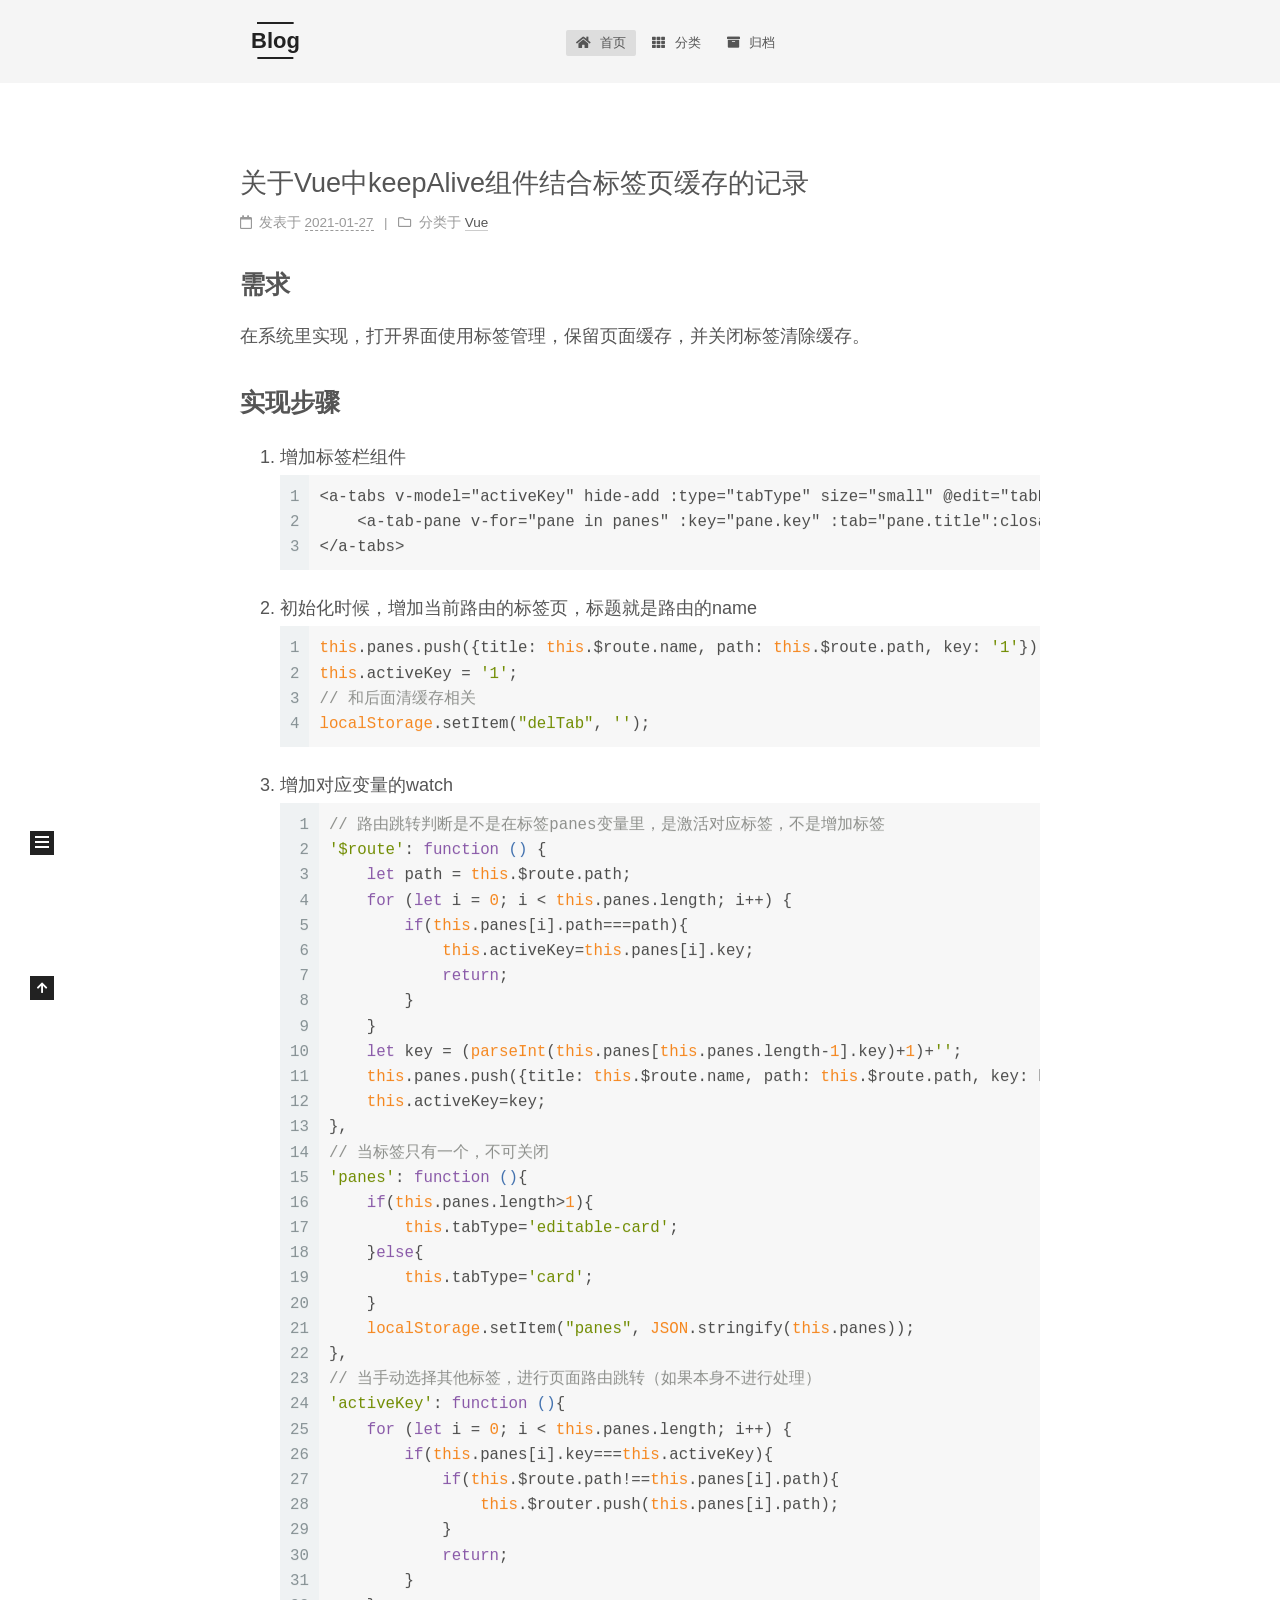
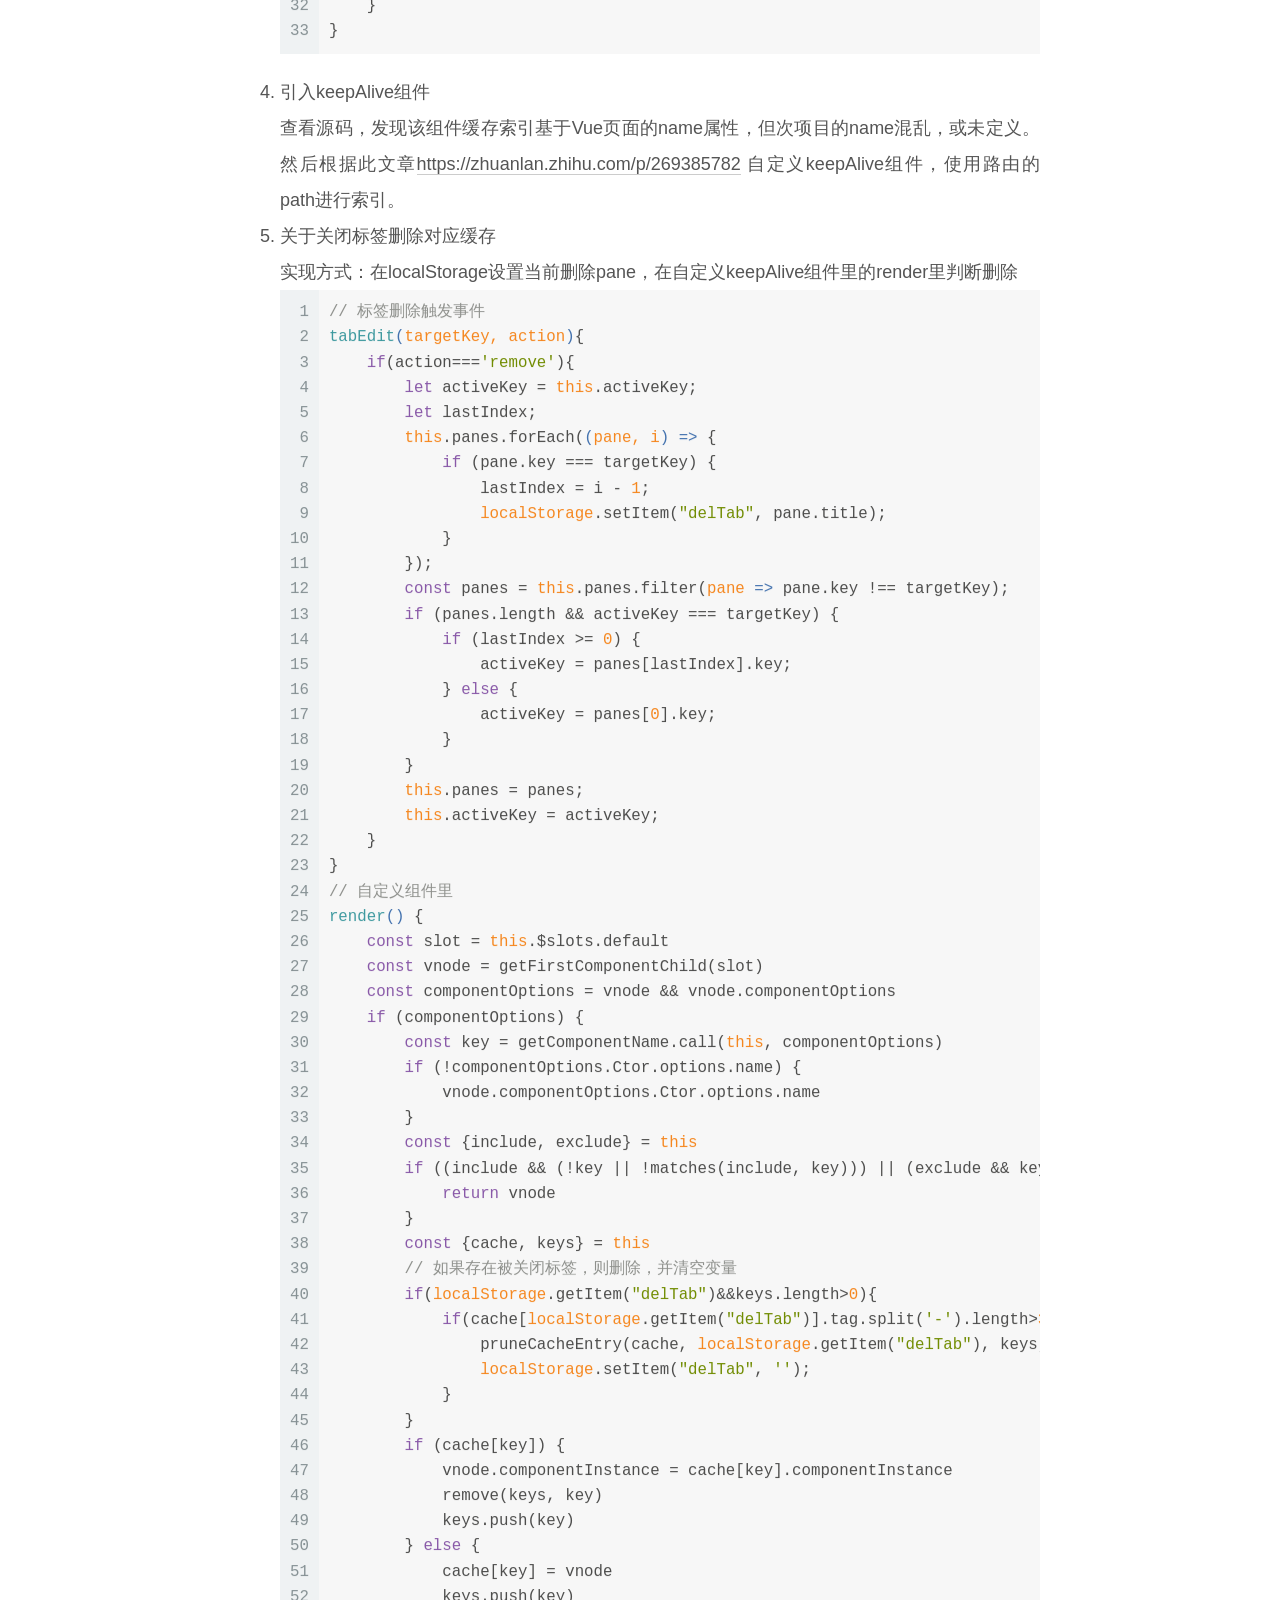
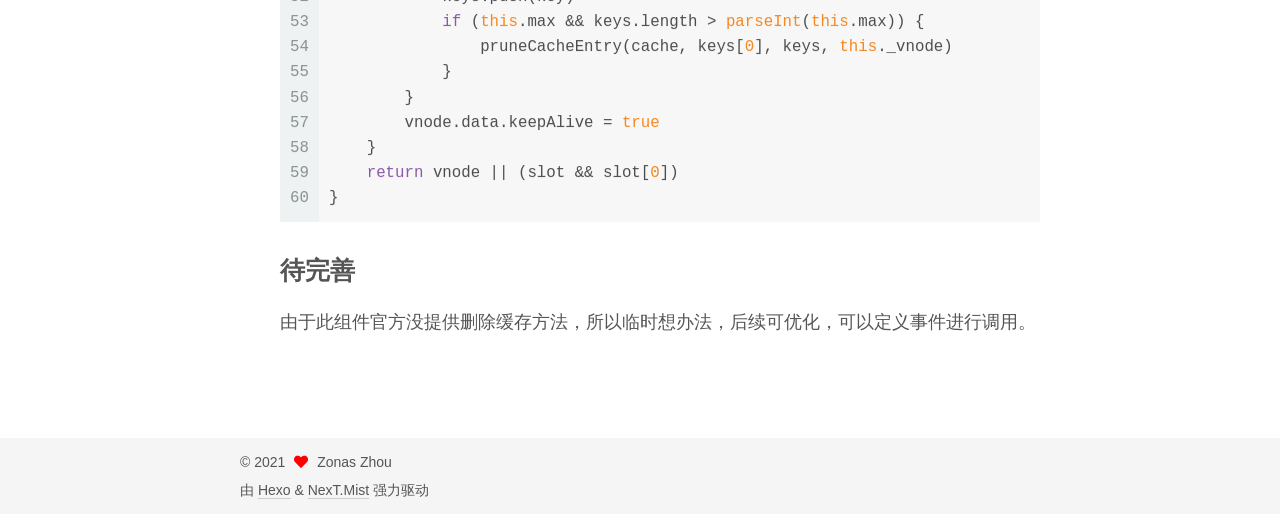
<file: index.html>
<!DOCTYPE html>
<html lang="zh-CN">
<head>
  <meta charset="UTF-8">
<meta name="viewport" content="width=device-width, initial-scale=1, maximum-scale=2">
<meta name="theme-color" content="#222">
<meta name="generator" content="Hexo 5.3.0">
  <link rel="apple-touch-icon" sizes="180x180" href="/images/apple-touch-icon-next.png">
  <link rel="icon" type="image/png" sizes="32x32" href="/images/favicon-32x32-next.png">
  <link rel="icon" type="image/png" sizes="16x16" href="/images/favicon-16x16-next.png">
  <link rel="mask-icon" href="/images/logo.svg" color="#222">

<link rel="stylesheet" href="/css/main.css">


<link rel="stylesheet" href="/lib/font-awesome/css/all.min.css">

<script id="hexo-configurations">
    var NexT = window.NexT || {};
    var CONFIG = {"hostname":"blog.zoans0574.icu","root":"/","scheme":"Mist","version":"7.8.0","exturl":false,"sidebar":{"position":"left","display":"post","padding":18,"offset":12,"onmobile":false},"copycode":{"enable":false,"show_result":false,"style":null},"back2top":{"enable":true,"sidebar":false,"scrollpercent":false},"bookmark":{"enable":false,"color":"#222","save":"auto"},"fancybox":false,"mediumzoom":false,"lazyload":false,"pangu":false,"comments":{"style":"tabs","active":null,"storage":true,"lazyload":false,"nav":null},"algolia":{"hits":{"per_page":10},"labels":{"input_placeholder":"Search for Posts","hits_empty":"We didn't find any results for the search: ${query}","hits_stats":"${hits} results found in ${time} ms"}},"localsearch":{"enable":false,"trigger":"auto","top_n_per_article":1,"unescape":false,"preload":false},"motion":{"enable":true,"async":false,"transition":{"post_block":"fadeIn","post_header":"slideDownIn","post_body":"slideDownIn","coll_header":"slideLeftIn","sidebar":"slideUpIn"}}};
  </script>

  <meta name="description" content="Hello World">
<meta property="og:type" content="website">
<meta property="og:title" content="Blog">
<meta property="og:url" content="http://blog.zoans0574.icu/">
<meta property="og:site_name" content="Blog">
<meta property="og:description" content="Hello World">
<meta property="og:locale" content="zh_CN">
<meta property="article:author" content="Zonas Zhou">
<meta name="twitter:card" content="summary">

<link rel="canonical" href="http://blog.zoans0574.icu/">


<script id="page-configurations">
  // https://hexo.io/docs/variables.html
  CONFIG.page = {
    sidebar: "",
    isHome : true,
    isPost : false,
    lang   : 'zh-CN'
  };
</script>

  <title>Blog</title>
  






  <noscript>
  <style>
  .use-motion .brand,
  .use-motion .menu-item,
  .sidebar-inner,
  .use-motion .post-block,
  .use-motion .pagination,
  .use-motion .comments,
  .use-motion .post-header,
  .use-motion .post-body,
  .use-motion .collection-header { opacity: initial; }

  .use-motion .site-title,
  .use-motion .site-subtitle {
    opacity: initial;
    top: initial;
  }

  .use-motion .logo-line-before i { left: initial; }
  .use-motion .logo-line-after i { right: initial; }
  </style>
</noscript>

</head>

<body itemscope itemtype="http://schema.org/WebPage">
  <div class="container use-motion">
    <div class="headband"></div>

    <header class="header" itemscope itemtype="http://schema.org/WPHeader">
      <div class="header-inner"><div class="site-brand-container">
  <div class="site-nav-toggle">
    <div class="toggle" aria-label="切换导航栏">
      <span class="toggle-line toggle-line-first"></span>
      <span class="toggle-line toggle-line-middle"></span>
      <span class="toggle-line toggle-line-last"></span>
    </div>
  </div>

  <div class="site-meta">

    <a href="/" class="brand" rel="start">
      <span class="logo-line-before"><i></i></span>
      <h1 class="site-title">Blog</h1>
      <span class="logo-line-after"><i></i></span>
    </a>
  </div>

  <div class="site-nav-right">
    <div class="toggle popup-trigger">
    </div>
  </div>
</div>




<nav class="site-nav">
  <ul id="menu" class="main-menu menu">
        <li class="menu-item menu-item-home">

    <a href="/" rel="section"><i class="fa fa-home fa-fw"></i>首页</a>

  </li>
        <li class="menu-item menu-item-categories">

    <a href="/categories/" rel="section"><i class="fa fa-th fa-fw"></i>分类</a>

  </li>
        <li class="menu-item menu-item-archives">

    <a href="/archives/" rel="section"><i class="fa fa-archive fa-fw"></i>归档</a>

  </li>
  </ul>
</nav>




</div>
    </header>

    
  <div class="back-to-top">
    <i class="fa fa-arrow-up"></i>
    <span>0%</span>
  </div>


    <main class="main">
      <div class="main-inner">
        <div class="content-wrap">
          

          <div class="content index posts-expand">
            
      
  
  
  <article itemscope itemtype="http://schema.org/Article" class="post-block" lang="zh-CN">
    <link itemprop="mainEntityOfPage" href="http://blog.zoans0574.icu/Vue/about-keepAlive-use-in-tabs/">

    <span hidden itemprop="author" itemscope itemtype="http://schema.org/Person">
      <meta itemprop="image" content="/images/avatar.gif">
      <meta itemprop="name" content="Zonas Zhou">
      <meta itemprop="description" content="Hello World">
    </span>

    <span hidden itemprop="publisher" itemscope itemtype="http://schema.org/Organization">
      <meta itemprop="name" content="Blog">
    </span>
      <header class="post-header">
        <h2 class="post-title" itemprop="name headline">
          
            <a href="/Vue/about-keepAlive-use-in-tabs/" class="post-title-link" itemprop="url">关于Vue中keepAlive组件结合标签页缓存的记录</a>
        </h2>

        <div class="post-meta">
            <span class="post-meta-item">
              <span class="post-meta-item-icon">
                <i class="far fa-calendar"></i>
              </span>
              <span class="post-meta-item-text">发表于</span>

              <time title="创建时间：2021-01-27 11:18:00" itemprop="dateCreated datePublished" datetime="2021-01-27T11:18:00+08:00">2021-01-27</time>
            </span>
            <span class="post-meta-item">
              <span class="post-meta-item-icon">
                <i class="far fa-folder"></i>
              </span>
              <span class="post-meta-item-text">分类于</span>
                <span itemprop="about" itemscope itemtype="http://schema.org/Thing">
                  <a href="/categories/Vue/" itemprop="url" rel="index"><span itemprop="name">Vue</span></a>
                </span>
            </span>

          

        </div>
      </header>

    
    
    
    <div class="post-body" itemprop="articleBody">

      
          <h2 id="需求"><a href="#需求" class="headerlink" title="需求"></a>需求</h2><p>在系统里实现，打开界面使用标签管理，保留页面缓存，并关闭标签清除缓存。</p>
<h2 id="实现步骤"><a href="#实现步骤" class="headerlink" title="实现步骤"></a>实现步骤</h2><ol>
<li>增加标签栏组件<figure class="highlight plain"><table><tr><td class="gutter"><pre><span class="line">1</span><br><span class="line">2</span><br><span class="line">3</span><br></pre></td><td class="code"><pre><span class="line">&lt;a-tabs v-model&#x3D;&quot;activeKey&quot; hide-add :type&#x3D;&quot;tabType&quot; size&#x3D;&quot;small&quot; @edit&#x3D;&quot;tabEdit&quot;&gt;</span><br><span class="line">    &lt;a-tab-pane v-for&#x3D;&quot;pane in panes&quot; :key&#x3D;&quot;pane.key&quot; :tab&#x3D;&quot;pane.title&quot;:closable&#x3D;&quot;true&quot;&gt;&lt;&#x2F;a-tab-pane&gt;</span><br><span class="line">&lt;&#x2F;a-tabs&gt;</span><br></pre></td></tr></table></figure></li>
<li>初始化时候，增加当前路由的标签页，标题就是路由的name<figure class="highlight js"><table><tr><td class="gutter"><pre><span class="line">1</span><br><span class="line">2</span><br><span class="line">3</span><br><span class="line">4</span><br></pre></td><td class="code"><pre><span class="line"><span class="built_in">this</span>.panes.push(&#123;<span class="attr">title</span>: <span class="built_in">this</span>.$route.name, <span class="attr">path</span>: <span class="built_in">this</span>.$route.path, <span class="attr">key</span>: <span class="string">&#x27;1&#x27;</span>&#125;);</span><br><span class="line"><span class="built_in">this</span>.activeKey = <span class="string">&#x27;1&#x27;</span>;</span><br><span class="line"><span class="comment">// 和后面清缓存相关</span></span><br><span class="line"><span class="built_in">localStorage</span>.setItem(<span class="string">&quot;delTab&quot;</span>, <span class="string">&#x27;&#x27;</span>);</span><br></pre></td></tr></table></figure></li>
<li>增加对应变量的watch<figure class="highlight js"><table><tr><td class="gutter"><pre><span class="line">1</span><br><span class="line">2</span><br><span class="line">3</span><br><span class="line">4</span><br><span class="line">5</span><br><span class="line">6</span><br><span class="line">7</span><br><span class="line">8</span><br><span class="line">9</span><br><span class="line">10</span><br><span class="line">11</span><br><span class="line">12</span><br><span class="line">13</span><br><span class="line">14</span><br><span class="line">15</span><br><span class="line">16</span><br><span class="line">17</span><br><span class="line">18</span><br><span class="line">19</span><br><span class="line">20</span><br><span class="line">21</span><br><span class="line">22</span><br><span class="line">23</span><br><span class="line">24</span><br><span class="line">25</span><br><span class="line">26</span><br><span class="line">27</span><br><span class="line">28</span><br><span class="line">29</span><br><span class="line">30</span><br><span class="line">31</span><br><span class="line">32</span><br><span class="line">33</span><br></pre></td><td class="code"><pre><span class="line"><span class="comment">// 路由跳转判断是不是在标签panes变量里，是激活对应标签，不是增加标签</span></span><br><span class="line"><span class="string">&#x27;$route&#x27;</span>: <span class="function"><span class="keyword">function</span> (<span class="params"></span>) </span>&#123;</span><br><span class="line">    <span class="keyword">let</span> path = <span class="built_in">this</span>.$route.path;</span><br><span class="line">    <span class="keyword">for</span> (<span class="keyword">let</span> i = <span class="number">0</span>; i &lt; <span class="built_in">this</span>.panes.length; i++) &#123;</span><br><span class="line">        <span class="keyword">if</span>(<span class="built_in">this</span>.panes[i].path===path)&#123;</span><br><span class="line">            <span class="built_in">this</span>.activeKey=<span class="built_in">this</span>.panes[i].key;</span><br><span class="line">            <span class="keyword">return</span>;</span><br><span class="line">        &#125;</span><br><span class="line">    &#125;</span><br><span class="line">    <span class="keyword">let</span> key = (<span class="built_in">parseInt</span>(<span class="built_in">this</span>.panes[<span class="built_in">this</span>.panes.length-<span class="number">1</span>].key)+<span class="number">1</span>)+<span class="string">&#x27;&#x27;</span>;</span><br><span class="line">    <span class="built_in">this</span>.panes.push(&#123;<span class="attr">title</span>: <span class="built_in">this</span>.$route.name, <span class="attr">path</span>: <span class="built_in">this</span>.$route.path, <span class="attr">key</span>: key&#125;);</span><br><span class="line">    <span class="built_in">this</span>.activeKey=key;</span><br><span class="line">&#125;,</span><br><span class="line"><span class="comment">// 当标签只有一个，不可关闭</span></span><br><span class="line"><span class="string">&#x27;panes&#x27;</span>: <span class="function"><span class="keyword">function</span> (<span class="params"></span>)</span>&#123;</span><br><span class="line">    <span class="keyword">if</span>(<span class="built_in">this</span>.panes.length&gt;<span class="number">1</span>)&#123;</span><br><span class="line">        <span class="built_in">this</span>.tabType=<span class="string">&#x27;editable-card&#x27;</span>;</span><br><span class="line">    &#125;<span class="keyword">else</span>&#123;</span><br><span class="line">        <span class="built_in">this</span>.tabType=<span class="string">&#x27;card&#x27;</span>;</span><br><span class="line">    &#125;</span><br><span class="line">    <span class="built_in">localStorage</span>.setItem(<span class="string">&quot;panes&quot;</span>, <span class="built_in">JSON</span>.stringify(<span class="built_in">this</span>.panes));</span><br><span class="line">&#125;,</span><br><span class="line"><span class="comment">// 当手动选择其他标签，进行页面路由跳转（如果本身不进行处理）</span></span><br><span class="line"><span class="string">&#x27;activeKey&#x27;</span>: <span class="function"><span class="keyword">function</span> (<span class="params"></span>)</span>&#123;</span><br><span class="line">    <span class="keyword">for</span> (<span class="keyword">let</span> i = <span class="number">0</span>; i &lt; <span class="built_in">this</span>.panes.length; i++) &#123;</span><br><span class="line">        <span class="keyword">if</span>(<span class="built_in">this</span>.panes[i].key===<span class="built_in">this</span>.activeKey)&#123;</span><br><span class="line">            <span class="keyword">if</span>(<span class="built_in">this</span>.$route.path!==<span class="built_in">this</span>.panes[i].path)&#123;</span><br><span class="line">                <span class="built_in">this</span>.$router.push(<span class="built_in">this</span>.panes[i].path);</span><br><span class="line">            &#125;</span><br><span class="line">            <span class="keyword">return</span>;</span><br><span class="line">        &#125;</span><br><span class="line">    &#125;</span><br><span class="line">&#125;</span><br></pre></td></tr></table></figure></li>
<li>引入keepAlive组件<br>查看源码，发现该组件缓存索引基于Vue页面的name属性，但次项目的name混乱，或未定义。然后根据此文章<a target="_blank" rel="noopener" href="https://zhuanlan.zhihu.com/p/269385782">https://zhuanlan.zhihu.com/p/269385782</a> 自定义keepAlive组件，使用路由的path进行索引。</li>
<li>关于关闭标签删除对应缓存<br>实现方式：在localStorage设置当前删除pane，在自定义keepAlive组件里的render里判断删除<figure class="highlight js"><table><tr><td class="gutter"><pre><span class="line">1</span><br><span class="line">2</span><br><span class="line">3</span><br><span class="line">4</span><br><span class="line">5</span><br><span class="line">6</span><br><span class="line">7</span><br><span class="line">8</span><br><span class="line">9</span><br><span class="line">10</span><br><span class="line">11</span><br><span class="line">12</span><br><span class="line">13</span><br><span class="line">14</span><br><span class="line">15</span><br><span class="line">16</span><br><span class="line">17</span><br><span class="line">18</span><br><span class="line">19</span><br><span class="line">20</span><br><span class="line">21</span><br><span class="line">22</span><br><span class="line">23</span><br><span class="line">24</span><br><span class="line">25</span><br><span class="line">26</span><br><span class="line">27</span><br><span class="line">28</span><br><span class="line">29</span><br><span class="line">30</span><br><span class="line">31</span><br><span class="line">32</span><br><span class="line">33</span><br><span class="line">34</span><br><span class="line">35</span><br><span class="line">36</span><br><span class="line">37</span><br><span class="line">38</span><br><span class="line">39</span><br><span class="line">40</span><br><span class="line">41</span><br><span class="line">42</span><br><span class="line">43</span><br><span class="line">44</span><br><span class="line">45</span><br><span class="line">46</span><br><span class="line">47</span><br><span class="line">48</span><br><span class="line">49</span><br><span class="line">50</span><br><span class="line">51</span><br><span class="line">52</span><br><span class="line">53</span><br><span class="line">54</span><br><span class="line">55</span><br><span class="line">56</span><br><span class="line">57</span><br><span class="line">58</span><br><span class="line">59</span><br><span class="line">60</span><br></pre></td><td class="code"><pre><span class="line"><span class="comment">// 标签删除触发事件</span></span><br><span class="line"><span class="function"><span class="title">tabEdit</span>(<span class="params">targetKey, action</span>)</span>&#123;</span><br><span class="line">    <span class="keyword">if</span>(action===<span class="string">&#x27;remove&#x27;</span>)&#123;</span><br><span class="line">        <span class="keyword">let</span> activeKey = <span class="built_in">this</span>.activeKey;</span><br><span class="line">        <span class="keyword">let</span> lastIndex;</span><br><span class="line">        <span class="built_in">this</span>.panes.forEach(<span class="function">(<span class="params">pane, i</span>) =&gt;</span> &#123;</span><br><span class="line">            <span class="keyword">if</span> (pane.key === targetKey) &#123;</span><br><span class="line">                lastIndex = i - <span class="number">1</span>;</span><br><span class="line">                <span class="built_in">localStorage</span>.setItem(<span class="string">&quot;delTab&quot;</span>, pane.title);</span><br><span class="line">            &#125;</span><br><span class="line">        &#125;);</span><br><span class="line">        <span class="keyword">const</span> panes = <span class="built_in">this</span>.panes.filter(<span class="function"><span class="params">pane</span> =&gt;</span> pane.key !== targetKey);</span><br><span class="line">        <span class="keyword">if</span> (panes.length &amp;&amp; activeKey === targetKey) &#123;</span><br><span class="line">            <span class="keyword">if</span> (lastIndex &gt;= <span class="number">0</span>) &#123;</span><br><span class="line">                activeKey = panes[lastIndex].key;</span><br><span class="line">            &#125; <span class="keyword">else</span> &#123;</span><br><span class="line">                activeKey = panes[<span class="number">0</span>].key;</span><br><span class="line">            &#125;</span><br><span class="line">        &#125;</span><br><span class="line">        <span class="built_in">this</span>.panes = panes;</span><br><span class="line">        <span class="built_in">this</span>.activeKey = activeKey;</span><br><span class="line">    &#125;</span><br><span class="line">&#125;</span><br><span class="line"><span class="comment">// 自定义组件里</span></span><br><span class="line"><span class="function"><span class="title">render</span>(<span class="params"></span>)</span> &#123;</span><br><span class="line">    <span class="keyword">const</span> slot = <span class="built_in">this</span>.$slots.default</span><br><span class="line">    <span class="keyword">const</span> vnode = getFirstComponentChild(slot)</span><br><span class="line">    <span class="keyword">const</span> componentOptions = vnode &amp;&amp; vnode.componentOptions</span><br><span class="line">    <span class="keyword">if</span> (componentOptions) &#123;</span><br><span class="line">        <span class="keyword">const</span> key = getComponentName.call(<span class="built_in">this</span>, componentOptions)</span><br><span class="line">        <span class="keyword">if</span> (!componentOptions.Ctor.options.name) &#123;</span><br><span class="line">            vnode.componentOptions.Ctor.options.name</span><br><span class="line">        &#125;</span><br><span class="line">        <span class="keyword">const</span> &#123;include, exclude&#125; = <span class="built_in">this</span></span><br><span class="line">        <span class="keyword">if</span> ((include &amp;&amp; (!key || !matches(include, key))) || (exclude &amp;&amp; key &amp;&amp; matches(exclude, key))) &#123;</span><br><span class="line">            <span class="keyword">return</span> vnode</span><br><span class="line">        &#125;</span><br><span class="line">        <span class="keyword">const</span> &#123;cache, keys&#125; = <span class="built_in">this</span></span><br><span class="line">        <span class="comment">// 如果存在被关闭标签，则删除，并清空变量</span></span><br><span class="line">        <span class="keyword">if</span>(<span class="built_in">localStorage</span>.getItem(<span class="string">&quot;delTab&quot;</span>)&amp;&amp;keys.length&gt;<span class="number">0</span>)&#123;</span><br><span class="line">            <span class="keyword">if</span>(cache[<span class="built_in">localStorage</span>.getItem(<span class="string">&quot;delTab&quot;</span>)].tag.split(<span class="string">&#x27;-&#x27;</span>).length&gt;<span class="number">3</span>)&#123;</span><br><span class="line">                pruneCacheEntry(cache, <span class="built_in">localStorage</span>.getItem(<span class="string">&quot;delTab&quot;</span>), keys, <span class="built_in">this</span>._vnode)</span><br><span class="line">                <span class="built_in">localStorage</span>.setItem(<span class="string">&quot;delTab&quot;</span>, <span class="string">&#x27;&#x27;</span>);</span><br><span class="line">            &#125;</span><br><span class="line">        &#125;</span><br><span class="line">        <span class="keyword">if</span> (cache[key]) &#123;</span><br><span class="line">            vnode.componentInstance = cache[key].componentInstance</span><br><span class="line">            remove(keys, key)</span><br><span class="line">            keys.push(key)</span><br><span class="line">        &#125; <span class="keyword">else</span> &#123;</span><br><span class="line">            cache[key] = vnode</span><br><span class="line">            keys.push(key)</span><br><span class="line">            <span class="keyword">if</span> (<span class="built_in">this</span>.max &amp;&amp; keys.length &gt; <span class="built_in">parseInt</span>(<span class="built_in">this</span>.max)) &#123;</span><br><span class="line">                pruneCacheEntry(cache, keys[<span class="number">0</span>], keys, <span class="built_in">this</span>._vnode)</span><br><span class="line">            &#125;</span><br><span class="line">        &#125;</span><br><span class="line">        vnode.data.keepAlive = <span class="literal">true</span></span><br><span class="line">    &#125;</span><br><span class="line">    <span class="keyword">return</span> vnode || (slot &amp;&amp; slot[<span class="number">0</span>])</span><br><span class="line">&#125;</span><br></pre></td></tr></table></figure>
<h2 id="待完善"><a href="#待完善" class="headerlink" title="待完善"></a>待完善</h2>由于此组件官方没提供删除缓存方法，所以临时想办法，后续可优化，可以定义事件进行调用。</li>
</ol>

      
    </div>

    
    
    
      <footer class="post-footer">
        <div class="post-eof"></div>
      </footer>
  </article>
  
  
  


  



          </div>
          

<script>
  window.addEventListener('tabs:register', () => {
    let { activeClass } = CONFIG.comments;
    if (CONFIG.comments.storage) {
      activeClass = localStorage.getItem('comments_active') || activeClass;
    }
    if (activeClass) {
      let activeTab = document.querySelector(`a[href="#comment-${activeClass}"]`);
      if (activeTab) {
        activeTab.click();
      }
    }
  });
  if (CONFIG.comments.storage) {
    window.addEventListener('tabs:click', event => {
      if (!event.target.matches('.tabs-comment .tab-content .tab-pane')) return;
      let commentClass = event.target.classList[1];
      localStorage.setItem('comments_active', commentClass);
    });
  }
</script>

        </div>
          
  
  <div class="toggle sidebar-toggle">
    <span class="toggle-line toggle-line-first"></span>
    <span class="toggle-line toggle-line-middle"></span>
    <span class="toggle-line toggle-line-last"></span>
  </div>

  <aside class="sidebar">
    <div class="sidebar-inner">

      <ul class="sidebar-nav motion-element">
        <li class="sidebar-nav-toc">
          文章目录
        </li>
        <li class="sidebar-nav-overview">
          站点概览
        </li>
      </ul>

      <!--noindex-->
      <div class="post-toc-wrap sidebar-panel">
      </div>
      <!--/noindex-->

      <div class="site-overview-wrap sidebar-panel">
        <div class="site-author motion-element" itemprop="author" itemscope itemtype="http://schema.org/Person">
  <p class="site-author-name" itemprop="name">Zonas Zhou</p>
  <div class="site-description" itemprop="description">Hello World</div>
</div>
<div class="site-state-wrap motion-element">
  <nav class="site-state">
      <div class="site-state-item site-state-posts">
          <a href="/archives/">
        
          <span class="site-state-item-count">1</span>
          <span class="site-state-item-name">日志</span>
        </a>
      </div>
      <div class="site-state-item site-state-categories">
            <a href="/categories/">
          
        <span class="site-state-item-count">1</span>
        <span class="site-state-item-name">分类</span></a>
      </div>
  </nav>
</div>
  <div class="links-of-author motion-element">
      <span class="links-of-author-item">
        <a href="https://github.com/zonas0574" title="GitHub → https:&#x2F;&#x2F;github.com&#x2F;zonas0574" rel="noopener" target="_blank"><i class="fab fa-github fa-fw"></i>GitHub</a>
      </span>
      <span class="links-of-author-item">
        <a href="https://twitter.com/zonas_zhou" title="Twitter → https:&#x2F;&#x2F;twitter.com&#x2F;zonas_zhou" rel="noopener" target="_blank"><i class="fab fa-twitter fa-fw"></i>Twitter</a>
      </span>
  </div>



      </div>

    </div>
  </aside>
  <div id="sidebar-dimmer"></div>


      </div>
    </main>

    <footer class="footer">
      <div class="footer-inner">
        

        

<div class="copyright">
  
  &copy; 
  <span itemprop="copyrightYear">2021</span>
  <span class="with-love">
    <i class="fa fa-heart"></i>
  </span>
  <span class="author" itemprop="copyrightHolder">Zonas Zhou</span>
</div>
  <div class="powered-by">由 <a href="https://hexo.io/" class="theme-link" rel="noopener" target="_blank">Hexo</a> & <a href="https://mist.theme-next.org/" class="theme-link" rel="noopener" target="_blank">NexT.Mist</a> 强力驱动
  </div>

        








      </div>
    </footer>
  </div>

  
  <script src="/lib/anime.min.js"></script>
  <script src="/lib/velocity/velocity.min.js"></script>
  <script src="/lib/velocity/velocity.ui.min.js"></script>

<script src="/js/utils.js"></script>

<script src="/js/motion.js"></script>


<script src="/js/schemes/muse.js"></script>


<script src="/js/next-boot.js"></script>




  















  

  

</body>
</html>
</file>
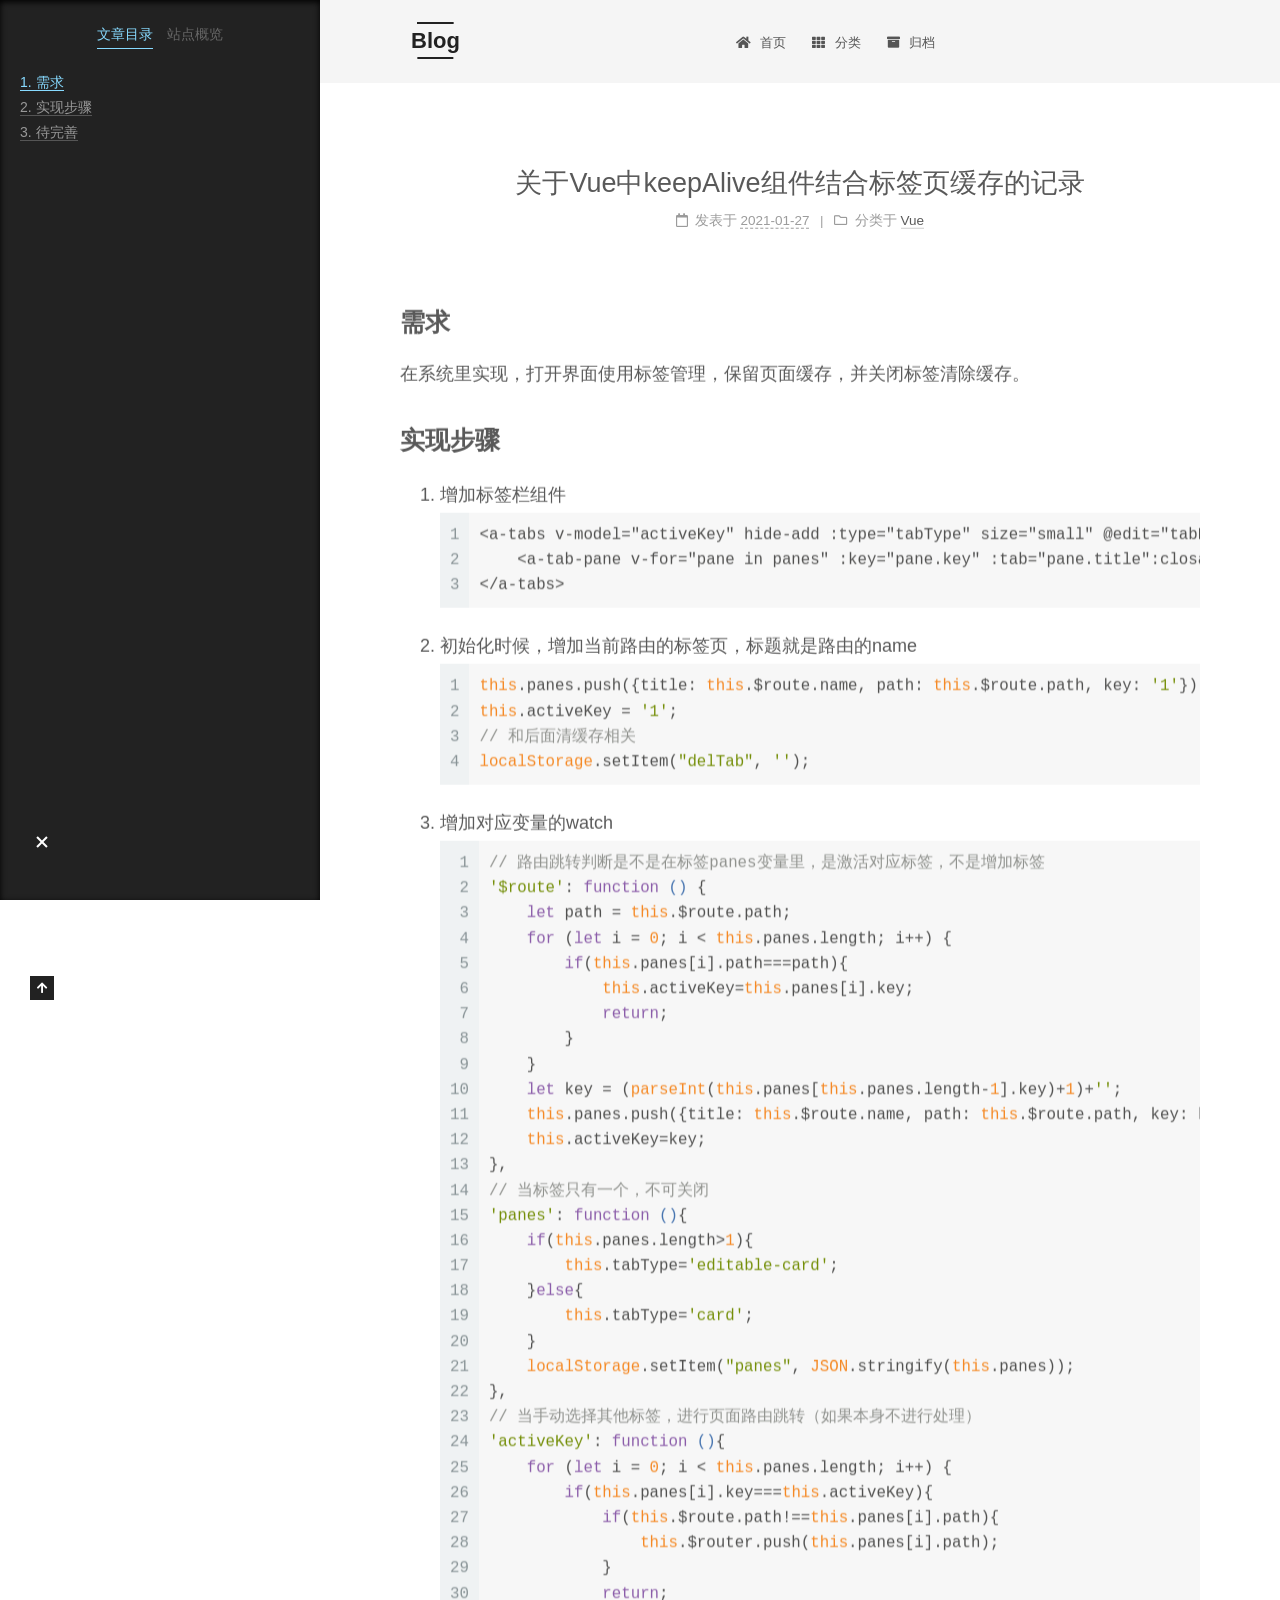
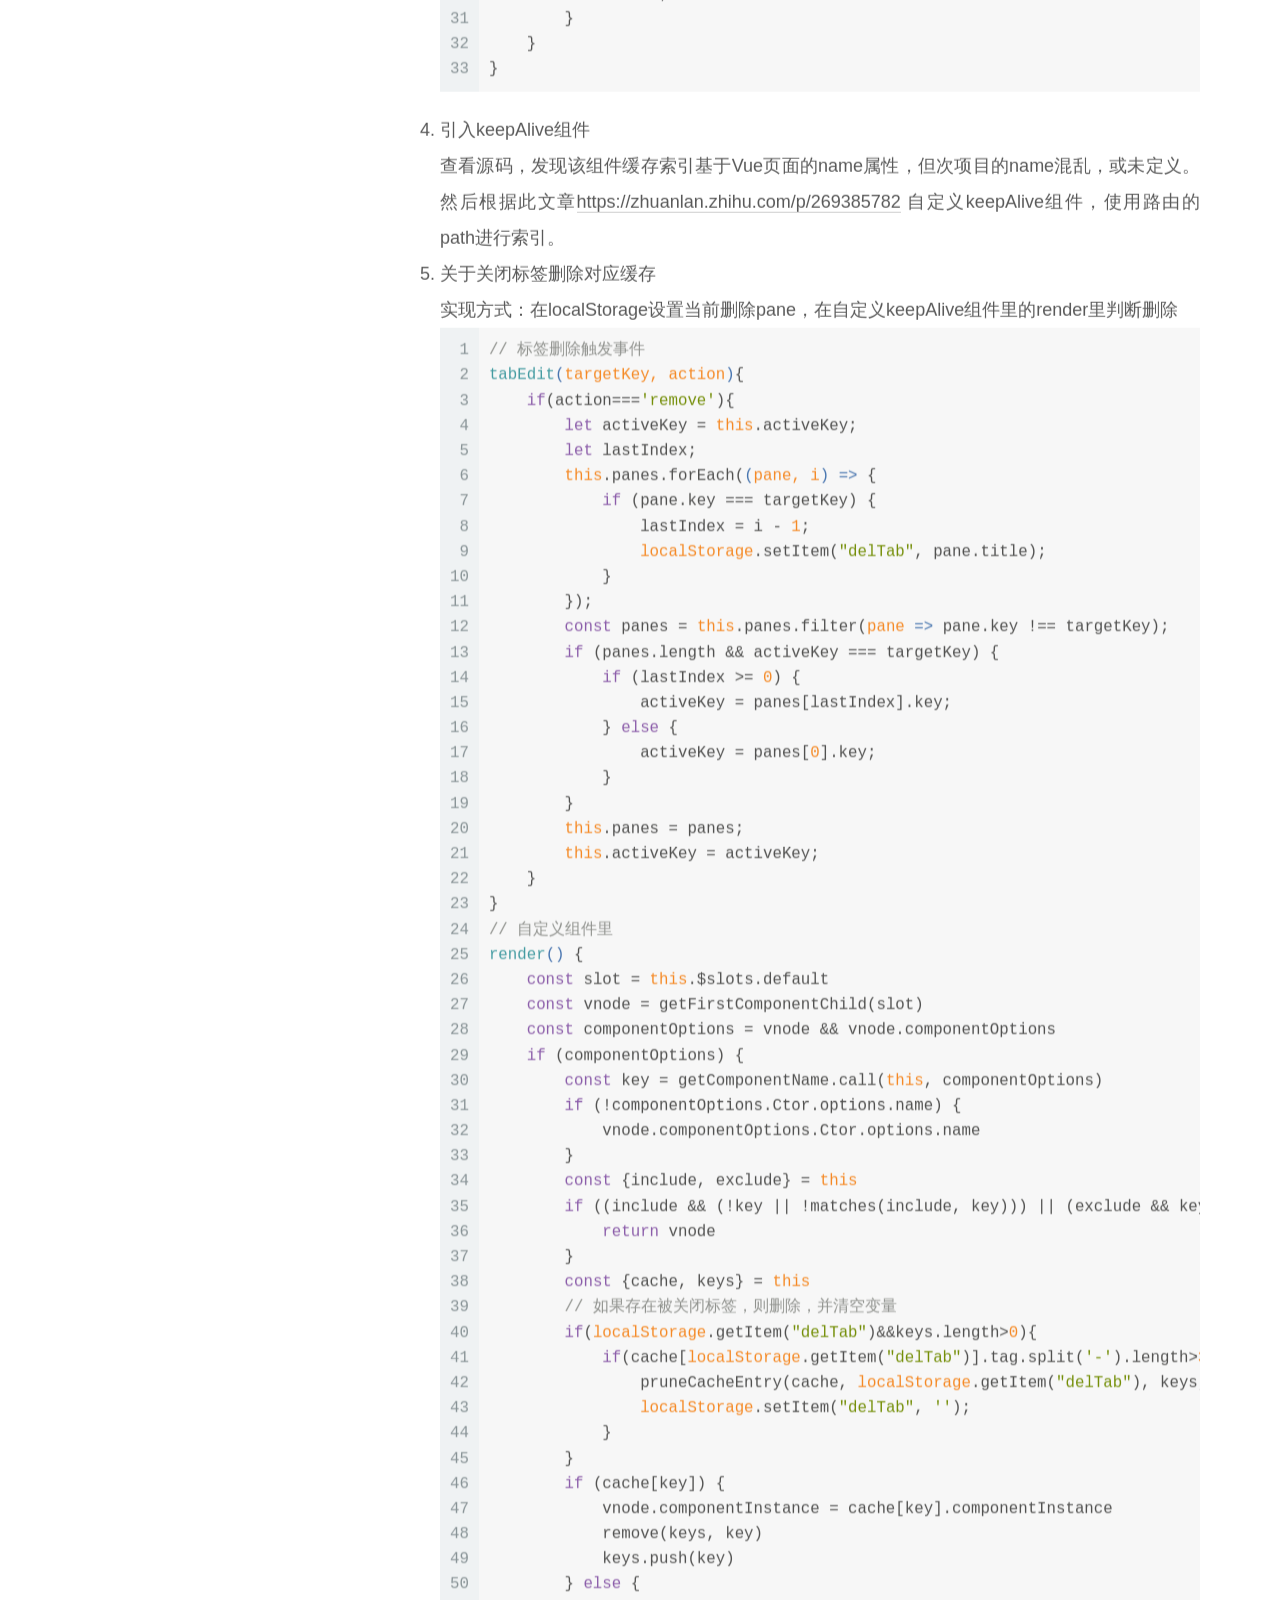
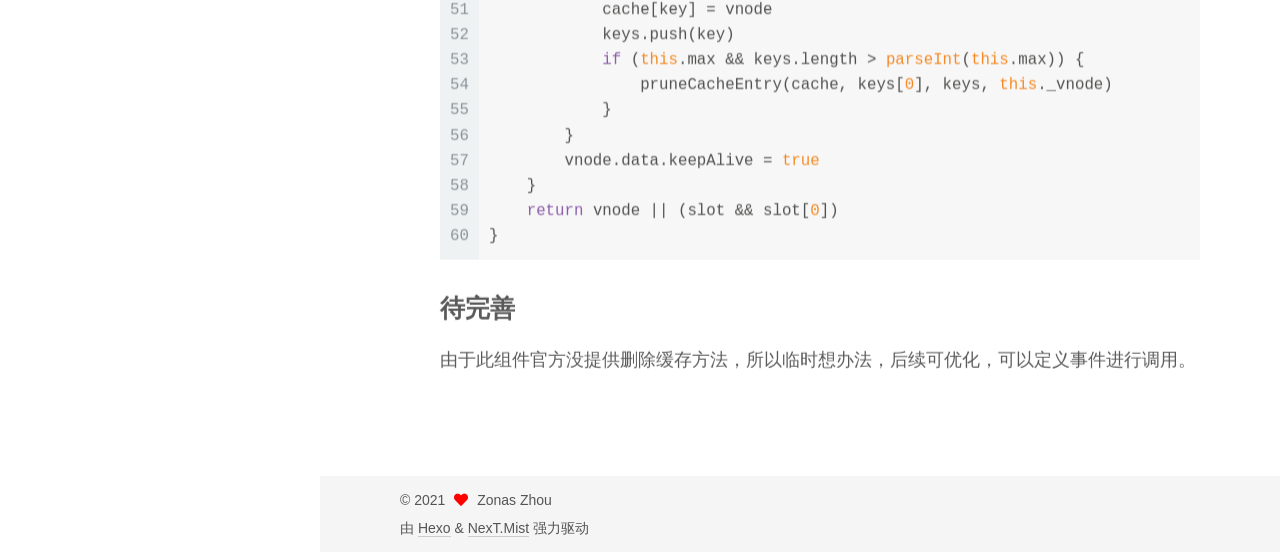
<file: about-keepAlive-use-in-tabs/index.html>
<!DOCTYPE html>
<html lang="zh-CN">
<head>
  <meta charset="UTF-8">
<meta name="viewport" content="width=device-width, initial-scale=1, maximum-scale=2">
<meta name="theme-color" content="#222">
<meta name="generator" content="Hexo 5.3.0">
  <link rel="apple-touch-icon" sizes="180x180" href="/images/apple-touch-icon-next.png">
  <link rel="icon" type="image/png" sizes="32x32" href="/images/favicon-32x32-next.png">
  <link rel="icon" type="image/png" sizes="16x16" href="/images/favicon-16x16-next.png">
  <link rel="mask-icon" href="/images/logo.svg" color="#222">

<link rel="stylesheet" href="/css/main.css">


<link rel="stylesheet" href="/lib/font-awesome/css/all.min.css">

<script id="hexo-configurations">
    var NexT = window.NexT || {};
    var CONFIG = {"hostname":"blog.zoans0574.icu","root":"/","scheme":"Mist","version":"7.8.0","exturl":false,"sidebar":{"position":"left","display":"post","padding":18,"offset":12,"onmobile":false},"copycode":{"enable":false,"show_result":false,"style":null},"back2top":{"enable":true,"sidebar":false,"scrollpercent":false},"bookmark":{"enable":false,"color":"#222","save":"auto"},"fancybox":false,"mediumzoom":false,"lazyload":false,"pangu":false,"comments":{"style":"tabs","active":null,"storage":true,"lazyload":false,"nav":null},"algolia":{"hits":{"per_page":10},"labels":{"input_placeholder":"Search for Posts","hits_empty":"We didn't find any results for the search: ${query}","hits_stats":"${hits} results found in ${time} ms"}},"localsearch":{"enable":false,"trigger":"auto","top_n_per_article":1,"unescape":false,"preload":false},"motion":{"enable":true,"async":false,"transition":{"post_block":"fadeIn","post_header":"slideDownIn","post_body":"slideDownIn","coll_header":"slideLeftIn","sidebar":"slideUpIn"}}};
  </script>

  <meta name="description" content="需求在系统里实现，打开界面使用标签管理，保留页面缓存，并关闭标签清除缓存。 实现步骤 增加标签栏组件123&lt;a-tabs v-model&#x3D;&quot;activeKey&quot; hide-add :type&#x3D;&quot;tabType&quot; size&#x3D;&quot;small&quot; @edit&#x3D;&quot;tabEdit&quot;&amp;gt">
<meta property="og:type" content="article">
<meta property="og:title" content="关于Vue中keepAlive组件结合标签页缓存的记录">
<meta property="og:url" content="http://blog.zoans0574.icu/about-keepAlive-use-in-tabs/">
<meta property="og:site_name" content="Blog">
<meta property="og:description" content="需求在系统里实现，打开界面使用标签管理，保留页面缓存，并关闭标签清除缓存。 实现步骤 增加标签栏组件123&lt;a-tabs v-model&#x3D;&quot;activeKey&quot; hide-add :type&#x3D;&quot;tabType&quot; size&#x3D;&quot;small&quot; @edit&#x3D;&quot;tabEdit&quot;&amp;gt">
<meta property="og:locale" content="zh_CN">
<meta property="article:published_time" content="2021-01-27T03:18:00.000Z">
<meta property="article:modified_time" content="2021-03-04T09:38:17.552Z">
<meta property="article:author" content="Zonas Zhou">
<meta name="twitter:card" content="summary">

<link rel="canonical" href="http://blog.zoans0574.icu/about-keepAlive-use-in-tabs/">


<script id="page-configurations">
  // https://hexo.io/docs/variables.html
  CONFIG.page = {
    sidebar: "",
    isHome : false,
    isPost : true,
    lang   : 'zh-CN'
  };
</script>

  <title>关于Vue中keepAlive组件结合标签页缓存的记录 | Blog</title>
  






  <noscript>
  <style>
  .use-motion .brand,
  .use-motion .menu-item,
  .sidebar-inner,
  .use-motion .post-block,
  .use-motion .pagination,
  .use-motion .comments,
  .use-motion .post-header,
  .use-motion .post-body,
  .use-motion .collection-header { opacity: initial; }

  .use-motion .site-title,
  .use-motion .site-subtitle {
    opacity: initial;
    top: initial;
  }

  .use-motion .logo-line-before i { left: initial; }
  .use-motion .logo-line-after i { right: initial; }
  </style>
</noscript>

</head>

<body itemscope itemtype="http://schema.org/WebPage">
  <div class="container use-motion">
    <div class="headband"></div>

    <header class="header" itemscope itemtype="http://schema.org/WPHeader">
      <div class="header-inner"><div class="site-brand-container">
  <div class="site-nav-toggle">
    <div class="toggle" aria-label="切换导航栏">
      <span class="toggle-line toggle-line-first"></span>
      <span class="toggle-line toggle-line-middle"></span>
      <span class="toggle-line toggle-line-last"></span>
    </div>
  </div>

  <div class="site-meta">

    <a href="/" class="brand" rel="start">
      <span class="logo-line-before"><i></i></span>
      <h1 class="site-title">Blog</h1>
      <span class="logo-line-after"><i></i></span>
    </a>
  </div>

  <div class="site-nav-right">
    <div class="toggle popup-trigger">
    </div>
  </div>
</div>




<nav class="site-nav">
  <ul id="menu" class="main-menu menu">
        <li class="menu-item menu-item-home">

    <a href="/" rel="section"><i class="fa fa-home fa-fw"></i>首页</a>

  </li>
        <li class="menu-item menu-item-categories">

    <a href="/categories/" rel="section"><i class="fa fa-th fa-fw"></i>分类</a>

  </li>
        <li class="menu-item menu-item-archives">

    <a href="/archives/" rel="section"><i class="fa fa-archive fa-fw"></i>归档</a>

  </li>
  </ul>
</nav>




</div>
    </header>

    
  <div class="back-to-top">
    <i class="fa fa-arrow-up"></i>
    <span>0%</span>
  </div>


    <main class="main">
      <div class="main-inner">
        <div class="content-wrap">
          

          <div class="content post posts-expand">
            

    
  
  
  <article itemscope itemtype="http://schema.org/Article" class="post-block" lang="zh-CN">
    <link itemprop="mainEntityOfPage" href="http://blog.zoans0574.icu/about-keepAlive-use-in-tabs/">

    <span hidden itemprop="author" itemscope itemtype="http://schema.org/Person">
      <meta itemprop="image" content="/images/avatar.gif">
      <meta itemprop="name" content="Zonas Zhou">
      <meta itemprop="description" content="Hello World">
    </span>

    <span hidden itemprop="publisher" itemscope itemtype="http://schema.org/Organization">
      <meta itemprop="name" content="Blog">
    </span>
      <header class="post-header">
        <h1 class="post-title" itemprop="name headline">
          关于Vue中keepAlive组件结合标签页缓存的记录
        </h1>

        <div class="post-meta">
            <span class="post-meta-item">
              <span class="post-meta-item-icon">
                <i class="far fa-calendar"></i>
              </span>
              <span class="post-meta-item-text">发表于</span>

              <time title="创建时间：2021-01-27 11:18:00" itemprop="dateCreated datePublished" datetime="2021-01-27T11:18:00+08:00">2021-01-27</time>
            </span>
            <span class="post-meta-item">
              <span class="post-meta-item-icon">
                <i class="far fa-folder"></i>
              </span>
              <span class="post-meta-item-text">分类于</span>
                <span itemprop="about" itemscope itemtype="http://schema.org/Thing">
                  <a href="/categories/Vue/" itemprop="url" rel="index"><span itemprop="name">Vue</span></a>
                </span>
            </span>

          

        </div>
      </header>

    
    
    
    <div class="post-body" itemprop="articleBody">

      
        <h2 id="需求"><a href="#需求" class="headerlink" title="需求"></a>需求</h2><p>在系统里实现，打开界面使用标签管理，保留页面缓存，并关闭标签清除缓存。</p>
<h2 id="实现步骤"><a href="#实现步骤" class="headerlink" title="实现步骤"></a>实现步骤</h2><ol>
<li>增加标签栏组件<figure class="highlight plain"><table><tr><td class="gutter"><pre><span class="line">1</span><br><span class="line">2</span><br><span class="line">3</span><br></pre></td><td class="code"><pre><span class="line">&lt;a-tabs v-model&#x3D;&quot;activeKey&quot; hide-add :type&#x3D;&quot;tabType&quot; size&#x3D;&quot;small&quot; @edit&#x3D;&quot;tabEdit&quot;&gt;</span><br><span class="line">    &lt;a-tab-pane v-for&#x3D;&quot;pane in panes&quot; :key&#x3D;&quot;pane.key&quot; :tab&#x3D;&quot;pane.title&quot;:closable&#x3D;&quot;true&quot;&gt;&lt;&#x2F;a-tab-pane&gt;</span><br><span class="line">&lt;&#x2F;a-tabs&gt;</span><br></pre></td></tr></table></figure></li>
<li>初始化时候，增加当前路由的标签页，标题就是路由的name<figure class="highlight js"><table><tr><td class="gutter"><pre><span class="line">1</span><br><span class="line">2</span><br><span class="line">3</span><br><span class="line">4</span><br></pre></td><td class="code"><pre><span class="line"><span class="built_in">this</span>.panes.push(&#123;<span class="attr">title</span>: <span class="built_in">this</span>.$route.name, <span class="attr">path</span>: <span class="built_in">this</span>.$route.path, <span class="attr">key</span>: <span class="string">&#x27;1&#x27;</span>&#125;);</span><br><span class="line"><span class="built_in">this</span>.activeKey = <span class="string">&#x27;1&#x27;</span>;</span><br><span class="line"><span class="comment">// 和后面清缓存相关</span></span><br><span class="line"><span class="built_in">localStorage</span>.setItem(<span class="string">&quot;delTab&quot;</span>, <span class="string">&#x27;&#x27;</span>);</span><br></pre></td></tr></table></figure></li>
<li>增加对应变量的watch<figure class="highlight js"><table><tr><td class="gutter"><pre><span class="line">1</span><br><span class="line">2</span><br><span class="line">3</span><br><span class="line">4</span><br><span class="line">5</span><br><span class="line">6</span><br><span class="line">7</span><br><span class="line">8</span><br><span class="line">9</span><br><span class="line">10</span><br><span class="line">11</span><br><span class="line">12</span><br><span class="line">13</span><br><span class="line">14</span><br><span class="line">15</span><br><span class="line">16</span><br><span class="line">17</span><br><span class="line">18</span><br><span class="line">19</span><br><span class="line">20</span><br><span class="line">21</span><br><span class="line">22</span><br><span class="line">23</span><br><span class="line">24</span><br><span class="line">25</span><br><span class="line">26</span><br><span class="line">27</span><br><span class="line">28</span><br><span class="line">29</span><br><span class="line">30</span><br><span class="line">31</span><br><span class="line">32</span><br><span class="line">33</span><br></pre></td><td class="code"><pre><span class="line"><span class="comment">// 路由跳转判断是不是在标签panes变量里，是激活对应标签，不是增加标签</span></span><br><span class="line"><span class="string">&#x27;$route&#x27;</span>: <span class="function"><span class="keyword">function</span> (<span class="params"></span>) </span>&#123;</span><br><span class="line">    <span class="keyword">let</span> path = <span class="built_in">this</span>.$route.path;</span><br><span class="line">    <span class="keyword">for</span> (<span class="keyword">let</span> i = <span class="number">0</span>; i &lt; <span class="built_in">this</span>.panes.length; i++) &#123;</span><br><span class="line">        <span class="keyword">if</span>(<span class="built_in">this</span>.panes[i].path===path)&#123;</span><br><span class="line">            <span class="built_in">this</span>.activeKey=<span class="built_in">this</span>.panes[i].key;</span><br><span class="line">            <span class="keyword">return</span>;</span><br><span class="line">        &#125;</span><br><span class="line">    &#125;</span><br><span class="line">    <span class="keyword">let</span> key = (<span class="built_in">parseInt</span>(<span class="built_in">this</span>.panes[<span class="built_in">this</span>.panes.length-<span class="number">1</span>].key)+<span class="number">1</span>)+<span class="string">&#x27;&#x27;</span>;</span><br><span class="line">    <span class="built_in">this</span>.panes.push(&#123;<span class="attr">title</span>: <span class="built_in">this</span>.$route.name, <span class="attr">path</span>: <span class="built_in">this</span>.$route.path, <span class="attr">key</span>: key&#125;);</span><br><span class="line">    <span class="built_in">this</span>.activeKey=key;</span><br><span class="line">&#125;,</span><br><span class="line"><span class="comment">// 当标签只有一个，不可关闭</span></span><br><span class="line"><span class="string">&#x27;panes&#x27;</span>: <span class="function"><span class="keyword">function</span> (<span class="params"></span>)</span>&#123;</span><br><span class="line">    <span class="keyword">if</span>(<span class="built_in">this</span>.panes.length&gt;<span class="number">1</span>)&#123;</span><br><span class="line">        <span class="built_in">this</span>.tabType=<span class="string">&#x27;editable-card&#x27;</span>;</span><br><span class="line">    &#125;<span class="keyword">else</span>&#123;</span><br><span class="line">        <span class="built_in">this</span>.tabType=<span class="string">&#x27;card&#x27;</span>;</span><br><span class="line">    &#125;</span><br><span class="line">    <span class="built_in">localStorage</span>.setItem(<span class="string">&quot;panes&quot;</span>, <span class="built_in">JSON</span>.stringify(<span class="built_in">this</span>.panes));</span><br><span class="line">&#125;,</span><br><span class="line"><span class="comment">// 当手动选择其他标签，进行页面路由跳转（如果本身不进行处理）</span></span><br><span class="line"><span class="string">&#x27;activeKey&#x27;</span>: <span class="function"><span class="keyword">function</span> (<span class="params"></span>)</span>&#123;</span><br><span class="line">    <span class="keyword">for</span> (<span class="keyword">let</span> i = <span class="number">0</span>; i &lt; <span class="built_in">this</span>.panes.length; i++) &#123;</span><br><span class="line">        <span class="keyword">if</span>(<span class="built_in">this</span>.panes[i].key===<span class="built_in">this</span>.activeKey)&#123;</span><br><span class="line">            <span class="keyword">if</span>(<span class="built_in">this</span>.$route.path!==<span class="built_in">this</span>.panes[i].path)&#123;</span><br><span class="line">                <span class="built_in">this</span>.$router.push(<span class="built_in">this</span>.panes[i].path);</span><br><span class="line">            &#125;</span><br><span class="line">            <span class="keyword">return</span>;</span><br><span class="line">        &#125;</span><br><span class="line">    &#125;</span><br><span class="line">&#125;</span><br></pre></td></tr></table></figure></li>
<li>引入keepAlive组件<br>查看源码，发现该组件缓存索引基于Vue页面的name属性，但次项目的name混乱，或未定义。然后根据此文章<a target="_blank" rel="noopener" href="https://zhuanlan.zhihu.com/p/269385782">https://zhuanlan.zhihu.com/p/269385782</a> 自定义keepAlive组件，使用路由的path进行索引。</li>
<li>关于关闭标签删除对应缓存<br>实现方式：在localStorage设置当前删除pane，在自定义keepAlive组件里的render里判断删除<figure class="highlight js"><table><tr><td class="gutter"><pre><span class="line">1</span><br><span class="line">2</span><br><span class="line">3</span><br><span class="line">4</span><br><span class="line">5</span><br><span class="line">6</span><br><span class="line">7</span><br><span class="line">8</span><br><span class="line">9</span><br><span class="line">10</span><br><span class="line">11</span><br><span class="line">12</span><br><span class="line">13</span><br><span class="line">14</span><br><span class="line">15</span><br><span class="line">16</span><br><span class="line">17</span><br><span class="line">18</span><br><span class="line">19</span><br><span class="line">20</span><br><span class="line">21</span><br><span class="line">22</span><br><span class="line">23</span><br><span class="line">24</span><br><span class="line">25</span><br><span class="line">26</span><br><span class="line">27</span><br><span class="line">28</span><br><span class="line">29</span><br><span class="line">30</span><br><span class="line">31</span><br><span class="line">32</span><br><span class="line">33</span><br><span class="line">34</span><br><span class="line">35</span><br><span class="line">36</span><br><span class="line">37</span><br><span class="line">38</span><br><span class="line">39</span><br><span class="line">40</span><br><span class="line">41</span><br><span class="line">42</span><br><span class="line">43</span><br><span class="line">44</span><br><span class="line">45</span><br><span class="line">46</span><br><span class="line">47</span><br><span class="line">48</span><br><span class="line">49</span><br><span class="line">50</span><br><span class="line">51</span><br><span class="line">52</span><br><span class="line">53</span><br><span class="line">54</span><br><span class="line">55</span><br><span class="line">56</span><br><span class="line">57</span><br><span class="line">58</span><br><span class="line">59</span><br><span class="line">60</span><br></pre></td><td class="code"><pre><span class="line"><span class="comment">// 标签删除触发事件</span></span><br><span class="line"><span class="function"><span class="title">tabEdit</span>(<span class="params">targetKey, action</span>)</span>&#123;</span><br><span class="line">    <span class="keyword">if</span>(action===<span class="string">&#x27;remove&#x27;</span>)&#123;</span><br><span class="line">        <span class="keyword">let</span> activeKey = <span class="built_in">this</span>.activeKey;</span><br><span class="line">        <span class="keyword">let</span> lastIndex;</span><br><span class="line">        <span class="built_in">this</span>.panes.forEach(<span class="function">(<span class="params">pane, i</span>) =&gt;</span> &#123;</span><br><span class="line">            <span class="keyword">if</span> (pane.key === targetKey) &#123;</span><br><span class="line">                lastIndex = i - <span class="number">1</span>;</span><br><span class="line">                <span class="built_in">localStorage</span>.setItem(<span class="string">&quot;delTab&quot;</span>, pane.title);</span><br><span class="line">            &#125;</span><br><span class="line">        &#125;);</span><br><span class="line">        <span class="keyword">const</span> panes = <span class="built_in">this</span>.panes.filter(<span class="function"><span class="params">pane</span> =&gt;</span> pane.key !== targetKey);</span><br><span class="line">        <span class="keyword">if</span> (panes.length &amp;&amp; activeKey === targetKey) &#123;</span><br><span class="line">            <span class="keyword">if</span> (lastIndex &gt;= <span class="number">0</span>) &#123;</span><br><span class="line">                activeKey = panes[lastIndex].key;</span><br><span class="line">            &#125; <span class="keyword">else</span> &#123;</span><br><span class="line">                activeKey = panes[<span class="number">0</span>].key;</span><br><span class="line">            &#125;</span><br><span class="line">        &#125;</span><br><span class="line">        <span class="built_in">this</span>.panes = panes;</span><br><span class="line">        <span class="built_in">this</span>.activeKey = activeKey;</span><br><span class="line">    &#125;</span><br><span class="line">&#125;</span><br><span class="line"><span class="comment">// 自定义组件里</span></span><br><span class="line"><span class="function"><span class="title">render</span>(<span class="params"></span>)</span> &#123;</span><br><span class="line">    <span class="keyword">const</span> slot = <span class="built_in">this</span>.$slots.default</span><br><span class="line">    <span class="keyword">const</span> vnode = getFirstComponentChild(slot)</span><br><span class="line">    <span class="keyword">const</span> componentOptions = vnode &amp;&amp; vnode.componentOptions</span><br><span class="line">    <span class="keyword">if</span> (componentOptions) &#123;</span><br><span class="line">        <span class="keyword">const</span> key = getComponentName.call(<span class="built_in">this</span>, componentOptions)</span><br><span class="line">        <span class="keyword">if</span> (!componentOptions.Ctor.options.name) &#123;</span><br><span class="line">            vnode.componentOptions.Ctor.options.name</span><br><span class="line">        &#125;</span><br><span class="line">        <span class="keyword">const</span> &#123;include, exclude&#125; = <span class="built_in">this</span></span><br><span class="line">        <span class="keyword">if</span> ((include &amp;&amp; (!key || !matches(include, key))) || (exclude &amp;&amp; key &amp;&amp; matches(exclude, key))) &#123;</span><br><span class="line">            <span class="keyword">return</span> vnode</span><br><span class="line">        &#125;</span><br><span class="line">        <span class="keyword">const</span> &#123;cache, keys&#125; = <span class="built_in">this</span></span><br><span class="line">        <span class="comment">// 如果存在被关闭标签，则删除，并清空变量</span></span><br><span class="line">        <span class="keyword">if</span>(<span class="built_in">localStorage</span>.getItem(<span class="string">&quot;delTab&quot;</span>)&amp;&amp;keys.length&gt;<span class="number">0</span>)&#123;</span><br><span class="line">            <span class="keyword">if</span>(cache[<span class="built_in">localStorage</span>.getItem(<span class="string">&quot;delTab&quot;</span>)].tag.split(<span class="string">&#x27;-&#x27;</span>).length&gt;<span class="number">3</span>)&#123;</span><br><span class="line">                pruneCacheEntry(cache, <span class="built_in">localStorage</span>.getItem(<span class="string">&quot;delTab&quot;</span>), keys, <span class="built_in">this</span>._vnode)</span><br><span class="line">                <span class="built_in">localStorage</span>.setItem(<span class="string">&quot;delTab&quot;</span>, <span class="string">&#x27;&#x27;</span>);</span><br><span class="line">            &#125;</span><br><span class="line">        &#125;</span><br><span class="line">        <span class="keyword">if</span> (cache[key]) &#123;</span><br><span class="line">            vnode.componentInstance = cache[key].componentInstance</span><br><span class="line">            remove(keys, key)</span><br><span class="line">            keys.push(key)</span><br><span class="line">        &#125; <span class="keyword">else</span> &#123;</span><br><span class="line">            cache[key] = vnode</span><br><span class="line">            keys.push(key)</span><br><span class="line">            <span class="keyword">if</span> (<span class="built_in">this</span>.max &amp;&amp; keys.length &gt; <span class="built_in">parseInt</span>(<span class="built_in">this</span>.max)) &#123;</span><br><span class="line">                pruneCacheEntry(cache, keys[<span class="number">0</span>], keys, <span class="built_in">this</span>._vnode)</span><br><span class="line">            &#125;</span><br><span class="line">        &#125;</span><br><span class="line">        vnode.data.keepAlive = <span class="literal">true</span></span><br><span class="line">    &#125;</span><br><span class="line">    <span class="keyword">return</span> vnode || (slot &amp;&amp; slot[<span class="number">0</span>])</span><br><span class="line">&#125;</span><br></pre></td></tr></table></figure>
<h2 id="待完善"><a href="#待完善" class="headerlink" title="待完善"></a>待完善</h2>由于此组件官方没提供删除缓存方法，所以临时想办法，后续可优化，可以定义事件进行调用。</li>
</ol>

    </div>

    
    
    

      <footer class="post-footer">

        


        
      </footer>
    
  </article>
  
  
  



          </div>
          

<script>
  window.addEventListener('tabs:register', () => {
    let { activeClass } = CONFIG.comments;
    if (CONFIG.comments.storage) {
      activeClass = localStorage.getItem('comments_active') || activeClass;
    }
    if (activeClass) {
      let activeTab = document.querySelector(`a[href="#comment-${activeClass}"]`);
      if (activeTab) {
        activeTab.click();
      }
    }
  });
  if (CONFIG.comments.storage) {
    window.addEventListener('tabs:click', event => {
      if (!event.target.matches('.tabs-comment .tab-content .tab-pane')) return;
      let commentClass = event.target.classList[1];
      localStorage.setItem('comments_active', commentClass);
    });
  }
</script>

        </div>
          
  
  <div class="toggle sidebar-toggle">
    <span class="toggle-line toggle-line-first"></span>
    <span class="toggle-line toggle-line-middle"></span>
    <span class="toggle-line toggle-line-last"></span>
  </div>

  <aside class="sidebar">
    <div class="sidebar-inner">

      <ul class="sidebar-nav motion-element">
        <li class="sidebar-nav-toc">
          文章目录
        </li>
        <li class="sidebar-nav-overview">
          站点概览
        </li>
      </ul>

      <!--noindex-->
      <div class="post-toc-wrap sidebar-panel">
          <div class="post-toc motion-element"><ol class="nav"><li class="nav-item nav-level-2"><a class="nav-link" href="#%E9%9C%80%E6%B1%82"><span class="nav-number">1.</span> <span class="nav-text">需求</span></a></li><li class="nav-item nav-level-2"><a class="nav-link" href="#%E5%AE%9E%E7%8E%B0%E6%AD%A5%E9%AA%A4"><span class="nav-number">2.</span> <span class="nav-text">实现步骤</span></a></li><li class="nav-item nav-level-2"><a class="nav-link" href="#%E5%BE%85%E5%AE%8C%E5%96%84"><span class="nav-number">3.</span> <span class="nav-text">待完善</span></a></li></ol></div>
      </div>
      <!--/noindex-->

      <div class="site-overview-wrap sidebar-panel">
        <div class="site-author motion-element" itemprop="author" itemscope itemtype="http://schema.org/Person">
  <p class="site-author-name" itemprop="name">Zonas Zhou</p>
  <div class="site-description" itemprop="description">Hello World</div>
</div>
<div class="site-state-wrap motion-element">
  <nav class="site-state">
      <div class="site-state-item site-state-posts">
          <a href="/archives/">
        
          <span class="site-state-item-count">1</span>
          <span class="site-state-item-name">日志</span>
        </a>
      </div>
      <div class="site-state-item site-state-categories">
            <a href="/categories/">
          
        <span class="site-state-item-count">1</span>
        <span class="site-state-item-name">分类</span></a>
      </div>
  </nav>
</div>
  <div class="links-of-author motion-element">
      <span class="links-of-author-item">
        <a href="https://github.com/zonas0574" title="GitHub → https:&#x2F;&#x2F;github.com&#x2F;zonas0574" rel="noopener" target="_blank"><i class="fab fa-github fa-fw"></i>GitHub</a>
      </span>
      <span class="links-of-author-item">
        <a href="https://twitter.com/zonas_zhou" title="Twitter → https:&#x2F;&#x2F;twitter.com&#x2F;zonas_zhou" rel="noopener" target="_blank"><i class="fab fa-twitter fa-fw"></i>Twitter</a>
      </span>
  </div>



      </div>

    </div>
  </aside>
  <div id="sidebar-dimmer"></div>


      </div>
    </main>

    <footer class="footer">
      <div class="footer-inner">
        

        

<div class="copyright">
  
  &copy; 
  <span itemprop="copyrightYear">2021</span>
  <span class="with-love">
    <i class="fa fa-heart"></i>
  </span>
  <span class="author" itemprop="copyrightHolder">Zonas Zhou</span>
</div>
  <div class="powered-by">由 <a href="https://hexo.io/" class="theme-link" rel="noopener" target="_blank">Hexo</a> & <a href="https://mist.theme-next.org/" class="theme-link" rel="noopener" target="_blank">NexT.Mist</a> 强力驱动
  </div>

        








      </div>
    </footer>
  </div>

  
  <script src="/lib/anime.min.js"></script>
  <script src="/lib/velocity/velocity.min.js"></script>
  <script src="/lib/velocity/velocity.ui.min.js"></script>

<script src="/js/utils.js"></script>

<script src="/js/motion.js"></script>


<script src="/js/schemes/muse.js"></script>


<script src="/js/next-boot.js"></script>




  















  

  

</body>
</html>
</file>
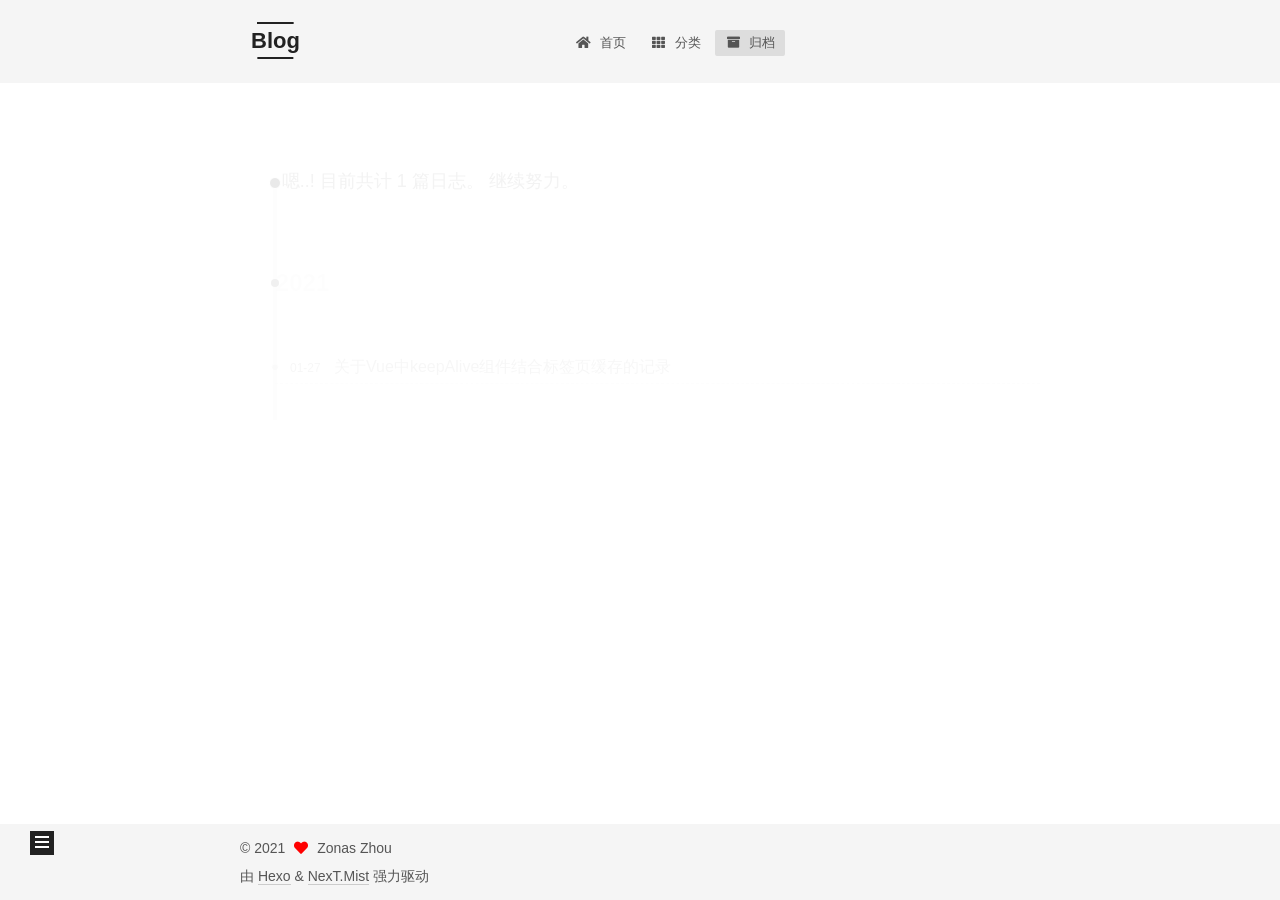
<file: archives/index.html>
<!DOCTYPE html>
<html lang="zh-CN">
<head>
  <meta charset="UTF-8">
<meta name="viewport" content="width=device-width, initial-scale=1, maximum-scale=2">
<meta name="theme-color" content="#222">
<meta name="generator" content="Hexo 5.3.0">
  <link rel="apple-touch-icon" sizes="180x180" href="/images/apple-touch-icon-next.png">
  <link rel="icon" type="image/png" sizes="32x32" href="/images/favicon-32x32-next.png">
  <link rel="icon" type="image/png" sizes="16x16" href="/images/favicon-16x16-next.png">
  <link rel="mask-icon" href="/images/logo.svg" color="#222">

<link rel="stylesheet" href="/css/main.css">


<link rel="stylesheet" href="/lib/font-awesome/css/all.min.css">

<script id="hexo-configurations">
    var NexT = window.NexT || {};
    var CONFIG = {"hostname":"blog.zoans0574.icu","root":"/","scheme":"Mist","version":"7.8.0","exturl":false,"sidebar":{"position":"left","display":"post","padding":18,"offset":12,"onmobile":false},"copycode":{"enable":false,"show_result":false,"style":null},"back2top":{"enable":true,"sidebar":false,"scrollpercent":false},"bookmark":{"enable":false,"color":"#222","save":"auto"},"fancybox":false,"mediumzoom":false,"lazyload":false,"pangu":false,"comments":{"style":"tabs","active":null,"storage":true,"lazyload":false,"nav":null},"algolia":{"hits":{"per_page":10},"labels":{"input_placeholder":"Search for Posts","hits_empty":"We didn't find any results for the search: ${query}","hits_stats":"${hits} results found in ${time} ms"}},"localsearch":{"enable":false,"trigger":"auto","top_n_per_article":1,"unescape":false,"preload":false},"motion":{"enable":true,"async":false,"transition":{"post_block":"fadeIn","post_header":"slideDownIn","post_body":"slideDownIn","coll_header":"slideLeftIn","sidebar":"slideUpIn"}}};
  </script>

  <meta name="description" content="Hello World">
<meta property="og:type" content="website">
<meta property="og:title" content="Blog">
<meta property="og:url" content="http://blog.zoans0574.icu/archives/">
<meta property="og:site_name" content="Blog">
<meta property="og:description" content="Hello World">
<meta property="og:locale" content="zh_CN">
<meta property="article:author" content="Zonas Zhou">
<meta name="twitter:card" content="summary">

<link rel="canonical" href="http://blog.zoans0574.icu/archives/">


<script id="page-configurations">
  // https://hexo.io/docs/variables.html
  CONFIG.page = {
    sidebar: "",
    isHome : false,
    isPost : false,
    lang   : 'zh-CN'
  };
</script>

  <title>归档 | Blog</title>
  






  <noscript>
  <style>
  .use-motion .brand,
  .use-motion .menu-item,
  .sidebar-inner,
  .use-motion .post-block,
  .use-motion .pagination,
  .use-motion .comments,
  .use-motion .post-header,
  .use-motion .post-body,
  .use-motion .collection-header { opacity: initial; }

  .use-motion .site-title,
  .use-motion .site-subtitle {
    opacity: initial;
    top: initial;
  }

  .use-motion .logo-line-before i { left: initial; }
  .use-motion .logo-line-after i { right: initial; }
  </style>
</noscript>

</head>

<body itemscope itemtype="http://schema.org/WebPage">
  <div class="container use-motion">
    <div class="headband"></div>

    <header class="header" itemscope itemtype="http://schema.org/WPHeader">
      <div class="header-inner"><div class="site-brand-container">
  <div class="site-nav-toggle">
    <div class="toggle" aria-label="切换导航栏">
      <span class="toggle-line toggle-line-first"></span>
      <span class="toggle-line toggle-line-middle"></span>
      <span class="toggle-line toggle-line-last"></span>
    </div>
  </div>

  <div class="site-meta">

    <a href="/" class="brand" rel="start">
      <span class="logo-line-before"><i></i></span>
      <h1 class="site-title">Blog</h1>
      <span class="logo-line-after"><i></i></span>
    </a>
  </div>

  <div class="site-nav-right">
    <div class="toggle popup-trigger">
    </div>
  </div>
</div>




<nav class="site-nav">
  <ul id="menu" class="main-menu menu">
        <li class="menu-item menu-item-home">

    <a href="/" rel="section"><i class="fa fa-home fa-fw"></i>首页</a>

  </li>
        <li class="menu-item menu-item-categories">

    <a href="/categories/" rel="section"><i class="fa fa-th fa-fw"></i>分类</a>

  </li>
        <li class="menu-item menu-item-archives">

    <a href="/archives/" rel="section"><i class="fa fa-archive fa-fw"></i>归档</a>

  </li>
  </ul>
</nav>




</div>
    </header>

    
  <div class="back-to-top">
    <i class="fa fa-arrow-up"></i>
    <span>0%</span>
  </div>


    <main class="main">
      <div class="main-inner">
        <div class="content-wrap">
          

          <div class="content archive">
            

  
  
  
  <div class="post-block">
    <div class="posts-collapse">
      <div class="collection-title">
        <span class="collection-header">嗯..! 目前共计 1 篇日志。 继续努力。</span>
      </div>

      
    <div class="collection-year">
      <span class="collection-header">2021</span>
    </div>

  <article itemscope itemtype="http://schema.org/Article">
    <header class="post-header">

      <div class="post-meta">
        <time itemprop="dateCreated"
              datetime="2021-01-27T11:18:00+08:00"
              content="2021-01-27">
          01-27
        </time>
      </div>

      <div class="post-title">
          <a class="post-title-link" href="/Vue/about-keepAlive-use-in-tabs/" itemprop="url">
            <span itemprop="name">关于Vue中keepAlive组件结合标签页缓存的记录</span>
          </a>
      </div>

    </header>
  </article>


    </div>
  </div>
  
  
  

  



          </div>
          

<script>
  window.addEventListener('tabs:register', () => {
    let { activeClass } = CONFIG.comments;
    if (CONFIG.comments.storage) {
      activeClass = localStorage.getItem('comments_active') || activeClass;
    }
    if (activeClass) {
      let activeTab = document.querySelector(`a[href="#comment-${activeClass}"]`);
      if (activeTab) {
        activeTab.click();
      }
    }
  });
  if (CONFIG.comments.storage) {
    window.addEventListener('tabs:click', event => {
      if (!event.target.matches('.tabs-comment .tab-content .tab-pane')) return;
      let commentClass = event.target.classList[1];
      localStorage.setItem('comments_active', commentClass);
    });
  }
</script>

        </div>
          
  
  <div class="toggle sidebar-toggle">
    <span class="toggle-line toggle-line-first"></span>
    <span class="toggle-line toggle-line-middle"></span>
    <span class="toggle-line toggle-line-last"></span>
  </div>

  <aside class="sidebar">
    <div class="sidebar-inner">

      <ul class="sidebar-nav motion-element">
        <li class="sidebar-nav-toc">
          文章目录
        </li>
        <li class="sidebar-nav-overview">
          站点概览
        </li>
      </ul>

      <!--noindex-->
      <div class="post-toc-wrap sidebar-panel">
      </div>
      <!--/noindex-->

      <div class="site-overview-wrap sidebar-panel">
        <div class="site-author motion-element" itemprop="author" itemscope itemtype="http://schema.org/Person">
  <p class="site-author-name" itemprop="name">Zonas Zhou</p>
  <div class="site-description" itemprop="description">Hello World</div>
</div>
<div class="site-state-wrap motion-element">
  <nav class="site-state">
      <div class="site-state-item site-state-posts">
          <a href="/archives/">
        
          <span class="site-state-item-count">1</span>
          <span class="site-state-item-name">日志</span>
        </a>
      </div>
      <div class="site-state-item site-state-categories">
            <a href="/categories/">
          
        <span class="site-state-item-count">1</span>
        <span class="site-state-item-name">分类</span></a>
      </div>
  </nav>
</div>
  <div class="links-of-author motion-element">
      <span class="links-of-author-item">
        <a href="https://github.com/zonas0574" title="GitHub → https:&#x2F;&#x2F;github.com&#x2F;zonas0574" rel="noopener" target="_blank"><i class="fab fa-github fa-fw"></i>GitHub</a>
      </span>
      <span class="links-of-author-item">
        <a href="https://twitter.com/zonas_zhou" title="Twitter → https:&#x2F;&#x2F;twitter.com&#x2F;zonas_zhou" rel="noopener" target="_blank"><i class="fab fa-twitter fa-fw"></i>Twitter</a>
      </span>
  </div>



      </div>

    </div>
  </aside>
  <div id="sidebar-dimmer"></div>


      </div>
    </main>

    <footer class="footer">
      <div class="footer-inner">
        

        

<div class="copyright">
  
  &copy; 
  <span itemprop="copyrightYear">2021</span>
  <span class="with-love">
    <i class="fa fa-heart"></i>
  </span>
  <span class="author" itemprop="copyrightHolder">Zonas Zhou</span>
</div>
  <div class="powered-by">由 <a href="https://hexo.io/" class="theme-link" rel="noopener" target="_blank">Hexo</a> & <a href="https://mist.theme-next.org/" class="theme-link" rel="noopener" target="_blank">NexT.Mist</a> 强力驱动
  </div>

        








      </div>
    </footer>
  </div>

  
  <script src="/lib/anime.min.js"></script>
  <script src="/lib/velocity/velocity.min.js"></script>
  <script src="/lib/velocity/velocity.ui.min.js"></script>

<script src="/js/utils.js"></script>

<script src="/js/motion.js"></script>


<script src="/js/schemes/muse.js"></script>


<script src="/js/next-boot.js"></script>




  















  

  

</body>
</html>
</file>
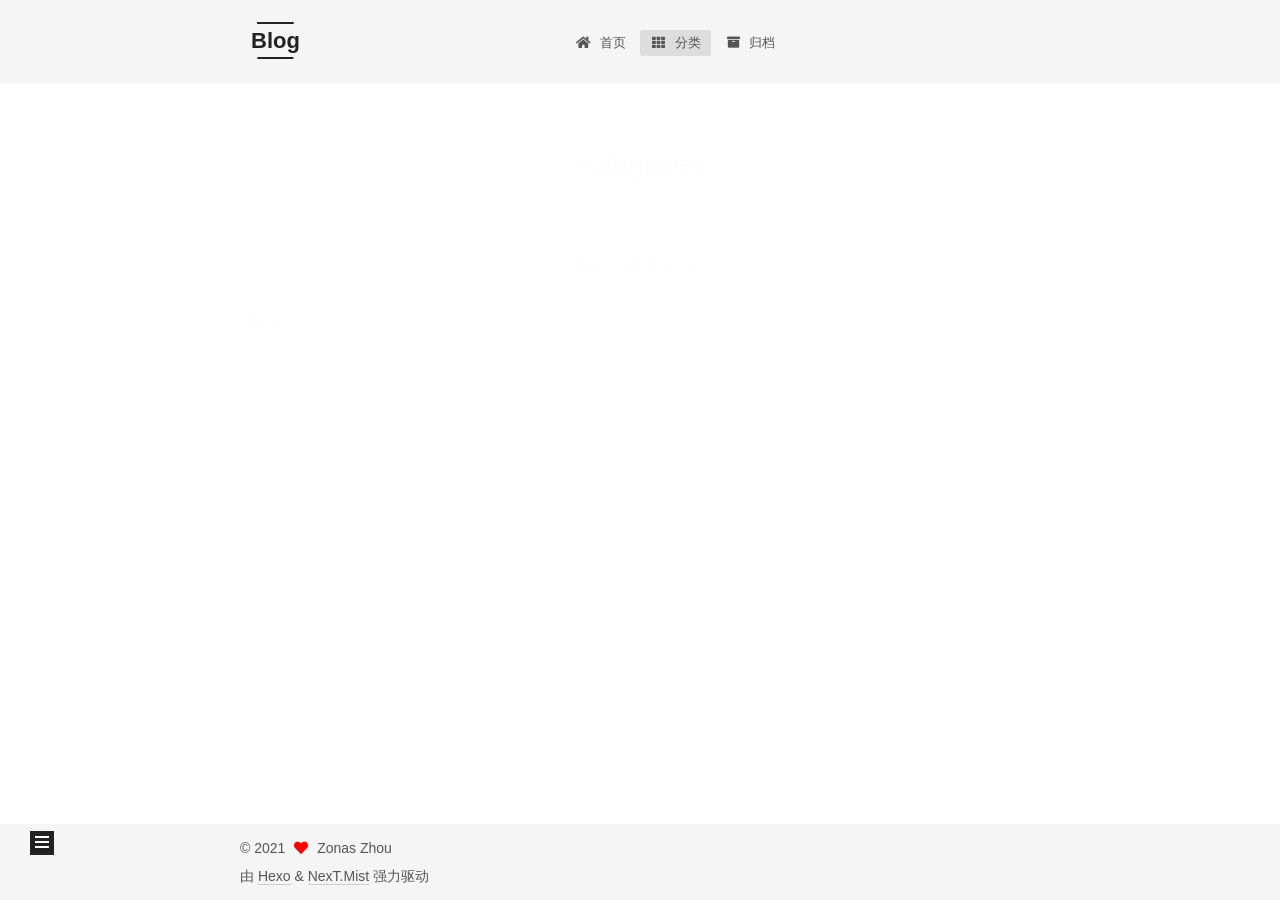
<file: categories/index.html>
<!DOCTYPE html>
<html lang="zh-CN">
<head>
  <meta charset="UTF-8">
<meta name="viewport" content="width=device-width, initial-scale=1, maximum-scale=2">
<meta name="theme-color" content="#222">
<meta name="generator" content="Hexo 5.3.0">
  <link rel="apple-touch-icon" sizes="180x180" href="/images/apple-touch-icon-next.png">
  <link rel="icon" type="image/png" sizes="32x32" href="/images/favicon-32x32-next.png">
  <link rel="icon" type="image/png" sizes="16x16" href="/images/favicon-16x16-next.png">
  <link rel="mask-icon" href="/images/logo.svg" color="#222">

<link rel="stylesheet" href="/css/main.css">


<link rel="stylesheet" href="/lib/font-awesome/css/all.min.css">

<script id="hexo-configurations">
    var NexT = window.NexT || {};
    var CONFIG = {"hostname":"blog.zoans0574.icu","root":"/","scheme":"Mist","version":"7.8.0","exturl":false,"sidebar":{"position":"left","display":"post","padding":18,"offset":12,"onmobile":false},"copycode":{"enable":false,"show_result":false,"style":null},"back2top":{"enable":true,"sidebar":false,"scrollpercent":false},"bookmark":{"enable":false,"color":"#222","save":"auto"},"fancybox":false,"mediumzoom":false,"lazyload":false,"pangu":false,"comments":{"style":"tabs","active":null,"storage":true,"lazyload":false,"nav":null},"algolia":{"hits":{"per_page":10},"labels":{"input_placeholder":"Search for Posts","hits_empty":"We didn't find any results for the search: ${query}","hits_stats":"${hits} results found in ${time} ms"}},"localsearch":{"enable":false,"trigger":"auto","top_n_per_article":1,"unescape":false,"preload":false},"motion":{"enable":true,"async":false,"transition":{"post_block":"fadeIn","post_header":"slideDownIn","post_body":"slideDownIn","coll_header":"slideLeftIn","sidebar":"slideUpIn"}}};
  </script>

  <meta name="description" content="Hello World">
<meta property="og:type" content="website">
<meta property="og:title" content="categories">
<meta property="og:url" content="http://blog.zoans0574.icu/categories/">
<meta property="og:site_name" content="Blog">
<meta property="og:description" content="Hello World">
<meta property="og:locale" content="zh_CN">
<meta property="article:published_time" content="2021-03-04T09:33:55.000Z">
<meta property="article:modified_time" content="2021-03-04T09:34:21.794Z">
<meta property="article:author" content="Zonas Zhou">
<meta name="twitter:card" content="summary">

<link rel="canonical" href="http://blog.zoans0574.icu/categories/">


<script id="page-configurations">
  // https://hexo.io/docs/variables.html
  CONFIG.page = {
    sidebar: "",
    isHome : false,
    isPost : false,
    lang   : 'zh-CN'
  };
</script>

  <title>categories | Blog
</title>
  






  <noscript>
  <style>
  .use-motion .brand,
  .use-motion .menu-item,
  .sidebar-inner,
  .use-motion .post-block,
  .use-motion .pagination,
  .use-motion .comments,
  .use-motion .post-header,
  .use-motion .post-body,
  .use-motion .collection-header { opacity: initial; }

  .use-motion .site-title,
  .use-motion .site-subtitle {
    opacity: initial;
    top: initial;
  }

  .use-motion .logo-line-before i { left: initial; }
  .use-motion .logo-line-after i { right: initial; }
  </style>
</noscript>

</head>

<body itemscope itemtype="http://schema.org/WebPage">
  <div class="container use-motion">
    <div class="headband"></div>

    <header class="header" itemscope itemtype="http://schema.org/WPHeader">
      <div class="header-inner"><div class="site-brand-container">
  <div class="site-nav-toggle">
    <div class="toggle" aria-label="切换导航栏">
      <span class="toggle-line toggle-line-first"></span>
      <span class="toggle-line toggle-line-middle"></span>
      <span class="toggle-line toggle-line-last"></span>
    </div>
  </div>

  <div class="site-meta">

    <a href="/" class="brand" rel="start">
      <span class="logo-line-before"><i></i></span>
      <h1 class="site-title">Blog</h1>
      <span class="logo-line-after"><i></i></span>
    </a>
  </div>

  <div class="site-nav-right">
    <div class="toggle popup-trigger">
    </div>
  </div>
</div>




<nav class="site-nav">
  <ul id="menu" class="main-menu menu">
        <li class="menu-item menu-item-home">

    <a href="/" rel="section"><i class="fa fa-home fa-fw"></i>首页</a>

  </li>
        <li class="menu-item menu-item-categories">

    <a href="/categories/" rel="section"><i class="fa fa-th fa-fw"></i>分类</a>

  </li>
        <li class="menu-item menu-item-archives">

    <a href="/archives/" rel="section"><i class="fa fa-archive fa-fw"></i>归档</a>

  </li>
  </ul>
</nav>




</div>
    </header>

    
  <div class="back-to-top">
    <i class="fa fa-arrow-up"></i>
    <span>0%</span>
  </div>


    <main class="main">
      <div class="main-inner">
        <div class="content-wrap">
          
  
  

          <div class="content page posts-expand">
            

    
    
    
    <div class="post-block" lang="zh-CN">
      <header class="post-header">

<h1 class="post-title" itemprop="name headline">categories
</h1>

<div class="post-meta">
  

</div>

</header>

      
      
      
      <div class="post-body">
          <div class="category-all-page">
            <div class="category-all-title">
              目前共计 1 个分类
            </div>
            <div class="category-all">
              <ul class="category-list"><li class="category-list-item"><a class="category-list-link" href="/categories/Vue/">Vue</a><span class="category-list-count">1</span></li></ul>
            </div>
          </div>
        
      </div>
      
      
      
    </div>
    

    
    
    


          </div>
          

<script>
  window.addEventListener('tabs:register', () => {
    let { activeClass } = CONFIG.comments;
    if (CONFIG.comments.storage) {
      activeClass = localStorage.getItem('comments_active') || activeClass;
    }
    if (activeClass) {
      let activeTab = document.querySelector(`a[href="#comment-${activeClass}"]`);
      if (activeTab) {
        activeTab.click();
      }
    }
  });
  if (CONFIG.comments.storage) {
    window.addEventListener('tabs:click', event => {
      if (!event.target.matches('.tabs-comment .tab-content .tab-pane')) return;
      let commentClass = event.target.classList[1];
      localStorage.setItem('comments_active', commentClass);
    });
  }
</script>

        </div>
          
  
  <div class="toggle sidebar-toggle">
    <span class="toggle-line toggle-line-first"></span>
    <span class="toggle-line toggle-line-middle"></span>
    <span class="toggle-line toggle-line-last"></span>
  </div>

  <aside class="sidebar">
    <div class="sidebar-inner">

      <ul class="sidebar-nav motion-element">
        <li class="sidebar-nav-toc">
          文章目录
        </li>
        <li class="sidebar-nav-overview">
          站点概览
        </li>
      </ul>

      <!--noindex-->
      <div class="post-toc-wrap sidebar-panel">
      </div>
      <!--/noindex-->

      <div class="site-overview-wrap sidebar-panel">
        <div class="site-author motion-element" itemprop="author" itemscope itemtype="http://schema.org/Person">
  <p class="site-author-name" itemprop="name">Zonas Zhou</p>
  <div class="site-description" itemprop="description">Hello World</div>
</div>
<div class="site-state-wrap motion-element">
  <nav class="site-state">
      <div class="site-state-item site-state-posts">
          <a href="/archives/">
        
          <span class="site-state-item-count">1</span>
          <span class="site-state-item-name">日志</span>
        </a>
      </div>
      <div class="site-state-item site-state-categories">
            <a href="/categories/">
          
        <span class="site-state-item-count">1</span>
        <span class="site-state-item-name">分类</span></a>
      </div>
  </nav>
</div>
  <div class="links-of-author motion-element">
      <span class="links-of-author-item">
        <a href="https://github.com/zonas0574" title="GitHub → https:&#x2F;&#x2F;github.com&#x2F;zonas0574" rel="noopener" target="_blank"><i class="fab fa-github fa-fw"></i>GitHub</a>
      </span>
      <span class="links-of-author-item">
        <a href="https://twitter.com/zonas_zhou" title="Twitter → https:&#x2F;&#x2F;twitter.com&#x2F;zonas_zhou" rel="noopener" target="_blank"><i class="fab fa-twitter fa-fw"></i>Twitter</a>
      </span>
  </div>



      </div>

    </div>
  </aside>
  <div id="sidebar-dimmer"></div>


      </div>
    </main>

    <footer class="footer">
      <div class="footer-inner">
        

        

<div class="copyright">
  
  &copy; 
  <span itemprop="copyrightYear">2021</span>
  <span class="with-love">
    <i class="fa fa-heart"></i>
  </span>
  <span class="author" itemprop="copyrightHolder">Zonas Zhou</span>
</div>
  <div class="powered-by">由 <a href="https://hexo.io/" class="theme-link" rel="noopener" target="_blank">Hexo</a> & <a href="https://mist.theme-next.org/" class="theme-link" rel="noopener" target="_blank">NexT.Mist</a> 强力驱动
  </div>

        








      </div>
    </footer>
  </div>

  
  <script src="/lib/anime.min.js"></script>
  <script src="/lib/velocity/velocity.min.js"></script>
  <script src="/lib/velocity/velocity.ui.min.js"></script>

<script src="/js/utils.js"></script>

<script src="/js/motion.js"></script>


<script src="/js/schemes/muse.js"></script>


<script src="/js/next-boot.js"></script>




  















  

  

</body>
</html>
</file>
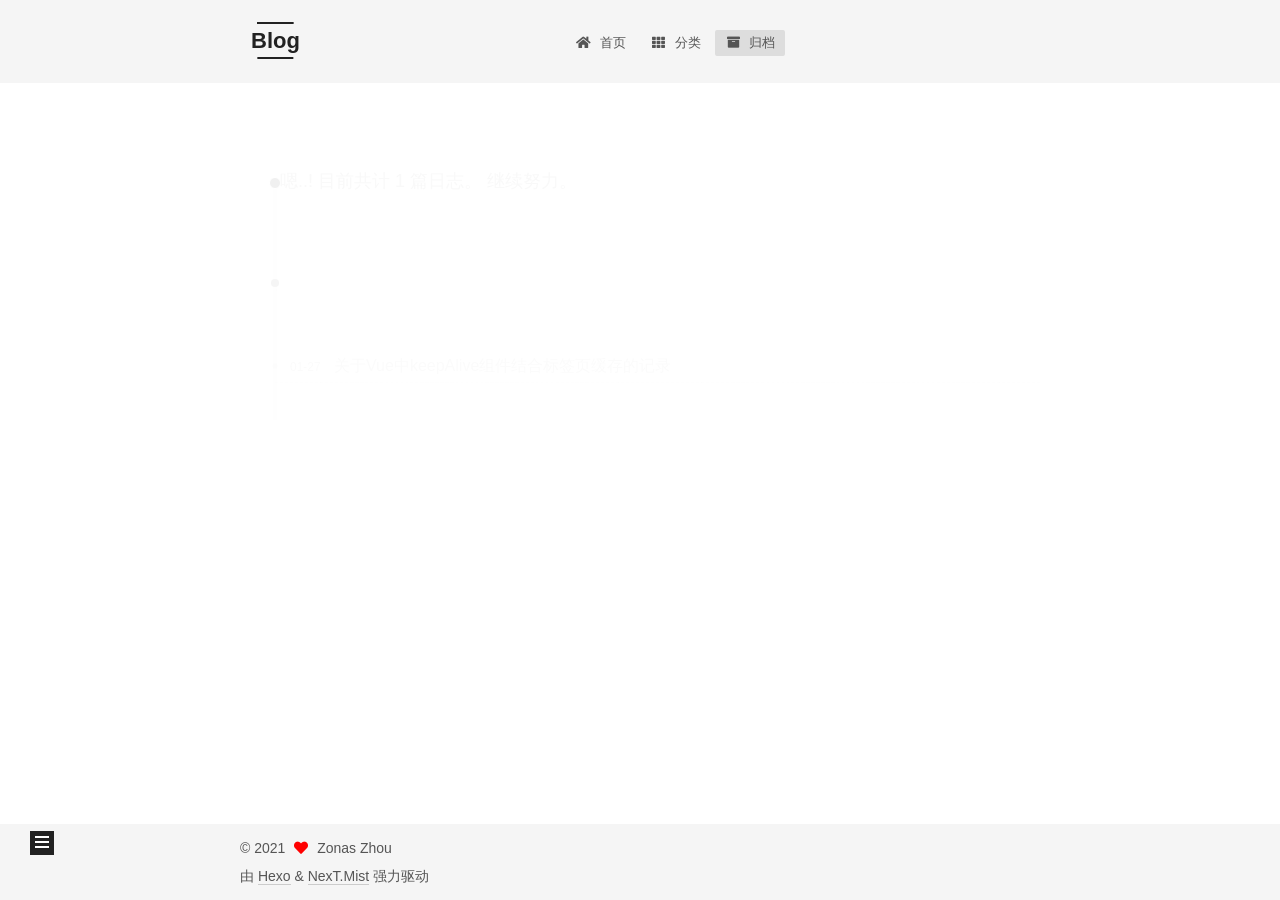
<file: archives/2021/index.html>
<!DOCTYPE html>
<html lang="zh-CN">
<head>
  <meta charset="UTF-8">
<meta name="viewport" content="width=device-width, initial-scale=1, maximum-scale=2">
<meta name="theme-color" content="#222">
<meta name="generator" content="Hexo 5.3.0">
  <link rel="apple-touch-icon" sizes="180x180" href="/images/apple-touch-icon-next.png">
  <link rel="icon" type="image/png" sizes="32x32" href="/images/favicon-32x32-next.png">
  <link rel="icon" type="image/png" sizes="16x16" href="/images/favicon-16x16-next.png">
  <link rel="mask-icon" href="/images/logo.svg" color="#222">

<link rel="stylesheet" href="/css/main.css">


<link rel="stylesheet" href="/lib/font-awesome/css/all.min.css">

<script id="hexo-configurations">
    var NexT = window.NexT || {};
    var CONFIG = {"hostname":"blog.zoans0574.icu","root":"/","scheme":"Mist","version":"7.8.0","exturl":false,"sidebar":{"position":"left","display":"post","padding":18,"offset":12,"onmobile":false},"copycode":{"enable":false,"show_result":false,"style":null},"back2top":{"enable":true,"sidebar":false,"scrollpercent":false},"bookmark":{"enable":false,"color":"#222","save":"auto"},"fancybox":false,"mediumzoom":false,"lazyload":false,"pangu":false,"comments":{"style":"tabs","active":null,"storage":true,"lazyload":false,"nav":null},"algolia":{"hits":{"per_page":10},"labels":{"input_placeholder":"Search for Posts","hits_empty":"We didn't find any results for the search: ${query}","hits_stats":"${hits} results found in ${time} ms"}},"localsearch":{"enable":false,"trigger":"auto","top_n_per_article":1,"unescape":false,"preload":false},"motion":{"enable":true,"async":false,"transition":{"post_block":"fadeIn","post_header":"slideDownIn","post_body":"slideDownIn","coll_header":"slideLeftIn","sidebar":"slideUpIn"}}};
  </script>

  <meta name="description" content="Hello World">
<meta property="og:type" content="website">
<meta property="og:title" content="Blog">
<meta property="og:url" content="http://blog.zoans0574.icu/archives/2021/">
<meta property="og:site_name" content="Blog">
<meta property="og:description" content="Hello World">
<meta property="og:locale" content="zh_CN">
<meta property="article:author" content="Zonas Zhou">
<meta name="twitter:card" content="summary">

<link rel="canonical" href="http://blog.zoans0574.icu/archives/2021/">


<script id="page-configurations">
  // https://hexo.io/docs/variables.html
  CONFIG.page = {
    sidebar: "",
    isHome : false,
    isPost : false,
    lang   : 'zh-CN'
  };
</script>

  <title>归档 | Blog</title>
  






  <noscript>
  <style>
  .use-motion .brand,
  .use-motion .menu-item,
  .sidebar-inner,
  .use-motion .post-block,
  .use-motion .pagination,
  .use-motion .comments,
  .use-motion .post-header,
  .use-motion .post-body,
  .use-motion .collection-header { opacity: initial; }

  .use-motion .site-title,
  .use-motion .site-subtitle {
    opacity: initial;
    top: initial;
  }

  .use-motion .logo-line-before i { left: initial; }
  .use-motion .logo-line-after i { right: initial; }
  </style>
</noscript>

</head>

<body itemscope itemtype="http://schema.org/WebPage">
  <div class="container use-motion">
    <div class="headband"></div>

    <header class="header" itemscope itemtype="http://schema.org/WPHeader">
      <div class="header-inner"><div class="site-brand-container">
  <div class="site-nav-toggle">
    <div class="toggle" aria-label="切换导航栏">
      <span class="toggle-line toggle-line-first"></span>
      <span class="toggle-line toggle-line-middle"></span>
      <span class="toggle-line toggle-line-last"></span>
    </div>
  </div>

  <div class="site-meta">

    <a href="/" class="brand" rel="start">
      <span class="logo-line-before"><i></i></span>
      <h1 class="site-title">Blog</h1>
      <span class="logo-line-after"><i></i></span>
    </a>
  </div>

  <div class="site-nav-right">
    <div class="toggle popup-trigger">
    </div>
  </div>
</div>




<nav class="site-nav">
  <ul id="menu" class="main-menu menu">
        <li class="menu-item menu-item-home">

    <a href="/" rel="section"><i class="fa fa-home fa-fw"></i>首页</a>

  </li>
        <li class="menu-item menu-item-categories">

    <a href="/categories/" rel="section"><i class="fa fa-th fa-fw"></i>分类</a>

  </li>
        <li class="menu-item menu-item-archives">

    <a href="/archives/" rel="section"><i class="fa fa-archive fa-fw"></i>归档</a>

  </li>
  </ul>
</nav>




</div>
    </header>

    
  <div class="back-to-top">
    <i class="fa fa-arrow-up"></i>
    <span>0%</span>
  </div>


    <main class="main">
      <div class="main-inner">
        <div class="content-wrap">
          

          <div class="content archive">
            

  
  
  
  <div class="post-block">
    <div class="posts-collapse">
      <div class="collection-title">
        <span class="collection-header">嗯..! 目前共计 1 篇日志。 继续努力。</span>
      </div>

      
    <div class="collection-year">
      <span class="collection-header">2021</span>
    </div>

  <article itemscope itemtype="http://schema.org/Article">
    <header class="post-header">

      <div class="post-meta">
        <time itemprop="dateCreated"
              datetime="2021-01-27T11:18:00+08:00"
              content="2021-01-27">
          01-27
        </time>
      </div>

      <div class="post-title">
          <a class="post-title-link" href="/Vue/about-keepAlive-use-in-tabs/" itemprop="url">
            <span itemprop="name">关于Vue中keepAlive组件结合标签页缓存的记录</span>
          </a>
      </div>

    </header>
  </article>


    </div>
  </div>
  
  
  

  



          </div>
          

<script>
  window.addEventListener('tabs:register', () => {
    let { activeClass } = CONFIG.comments;
    if (CONFIG.comments.storage) {
      activeClass = localStorage.getItem('comments_active') || activeClass;
    }
    if (activeClass) {
      let activeTab = document.querySelector(`a[href="#comment-${activeClass}"]`);
      if (activeTab) {
        activeTab.click();
      }
    }
  });
  if (CONFIG.comments.storage) {
    window.addEventListener('tabs:click', event => {
      if (!event.target.matches('.tabs-comment .tab-content .tab-pane')) return;
      let commentClass = event.target.classList[1];
      localStorage.setItem('comments_active', commentClass);
    });
  }
</script>

        </div>
          
  
  <div class="toggle sidebar-toggle">
    <span class="toggle-line toggle-line-first"></span>
    <span class="toggle-line toggle-line-middle"></span>
    <span class="toggle-line toggle-line-last"></span>
  </div>

  <aside class="sidebar">
    <div class="sidebar-inner">

      <ul class="sidebar-nav motion-element">
        <li class="sidebar-nav-toc">
          文章目录
        </li>
        <li class="sidebar-nav-overview">
          站点概览
        </li>
      </ul>

      <!--noindex-->
      <div class="post-toc-wrap sidebar-panel">
      </div>
      <!--/noindex-->

      <div class="site-overview-wrap sidebar-panel">
        <div class="site-author motion-element" itemprop="author" itemscope itemtype="http://schema.org/Person">
  <p class="site-author-name" itemprop="name">Zonas Zhou</p>
  <div class="site-description" itemprop="description">Hello World</div>
</div>
<div class="site-state-wrap motion-element">
  <nav class="site-state">
      <div class="site-state-item site-state-posts">
          <a href="/archives/">
        
          <span class="site-state-item-count">1</span>
          <span class="site-state-item-name">日志</span>
        </a>
      </div>
      <div class="site-state-item site-state-categories">
            <a href="/categories/">
          
        <span class="site-state-item-count">1</span>
        <span class="site-state-item-name">分类</span></a>
      </div>
  </nav>
</div>
  <div class="links-of-author motion-element">
      <span class="links-of-author-item">
        <a href="https://github.com/zonas0574" title="GitHub → https:&#x2F;&#x2F;github.com&#x2F;zonas0574" rel="noopener" target="_blank"><i class="fab fa-github fa-fw"></i>GitHub</a>
      </span>
      <span class="links-of-author-item">
        <a href="https://twitter.com/zonas_zhou" title="Twitter → https:&#x2F;&#x2F;twitter.com&#x2F;zonas_zhou" rel="noopener" target="_blank"><i class="fab fa-twitter fa-fw"></i>Twitter</a>
      </span>
  </div>



      </div>

    </div>
  </aside>
  <div id="sidebar-dimmer"></div>


      </div>
    </main>

    <footer class="footer">
      <div class="footer-inner">
        

        

<div class="copyright">
  
  &copy; 
  <span itemprop="copyrightYear">2021</span>
  <span class="with-love">
    <i class="fa fa-heart"></i>
  </span>
  <span class="author" itemprop="copyrightHolder">Zonas Zhou</span>
</div>
  <div class="powered-by">由 <a href="https://hexo.io/" class="theme-link" rel="noopener" target="_blank">Hexo</a> & <a href="https://mist.theme-next.org/" class="theme-link" rel="noopener" target="_blank">NexT.Mist</a> 强力驱动
  </div>

        








      </div>
    </footer>
  </div>

  
  <script src="/lib/anime.min.js"></script>
  <script src="/lib/velocity/velocity.min.js"></script>
  <script src="/lib/velocity/velocity.ui.min.js"></script>

<script src="/js/utils.js"></script>

<script src="/js/motion.js"></script>


<script src="/js/schemes/muse.js"></script>


<script src="/js/next-boot.js"></script>




  















  

  

</body>
</html>
</file>
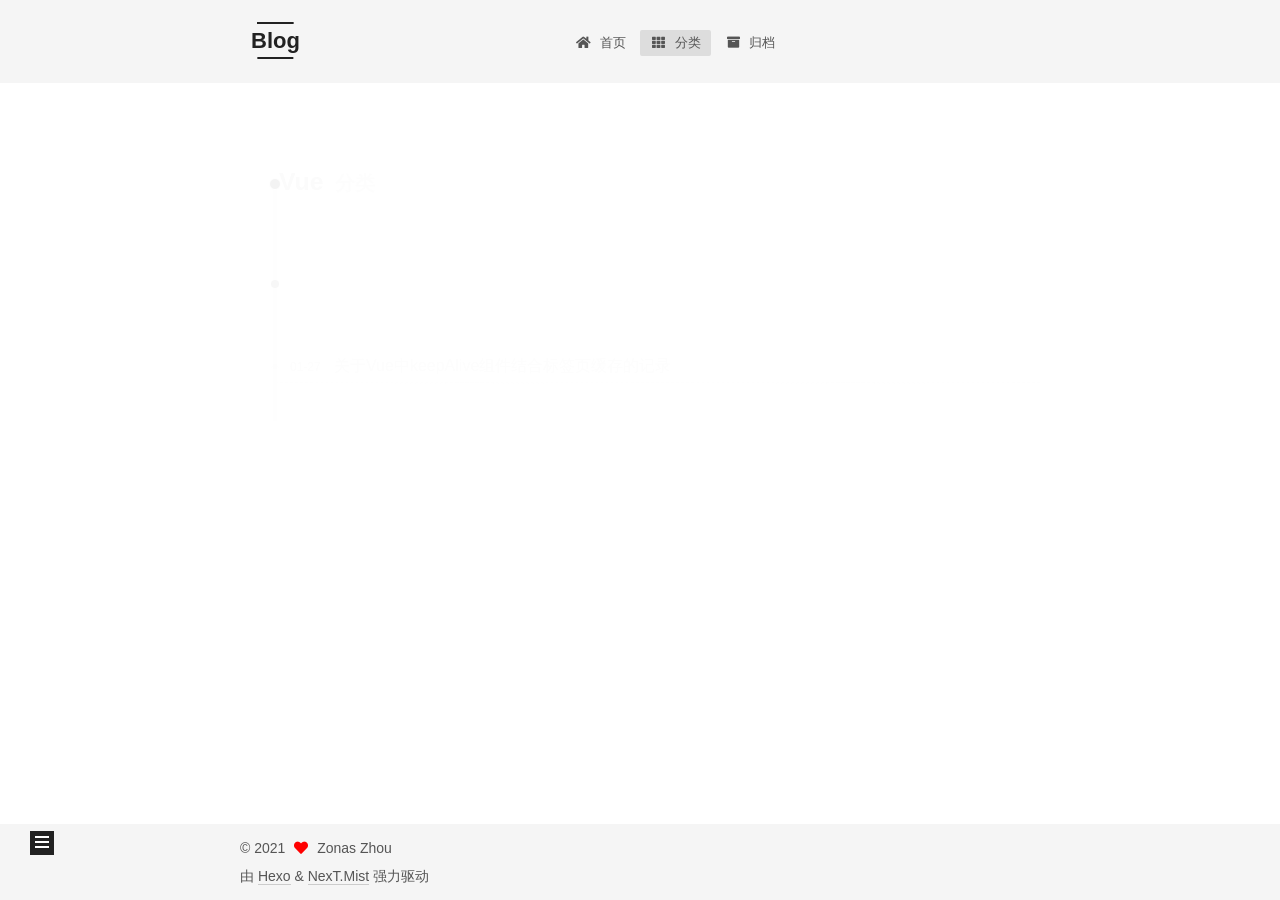
<file: categories/Vue/index.html>
<!DOCTYPE html>
<html lang="zh-CN">
<head>
  <meta charset="UTF-8">
<meta name="viewport" content="width=device-width, initial-scale=1, maximum-scale=2">
<meta name="theme-color" content="#222">
<meta name="generator" content="Hexo 5.3.0">
  <link rel="apple-touch-icon" sizes="180x180" href="/images/apple-touch-icon-next.png">
  <link rel="icon" type="image/png" sizes="32x32" href="/images/favicon-32x32-next.png">
  <link rel="icon" type="image/png" sizes="16x16" href="/images/favicon-16x16-next.png">
  <link rel="mask-icon" href="/images/logo.svg" color="#222">

<link rel="stylesheet" href="/css/main.css">


<link rel="stylesheet" href="/lib/font-awesome/css/all.min.css">

<script id="hexo-configurations">
    var NexT = window.NexT || {};
    var CONFIG = {"hostname":"blog.zoans0574.icu","root":"/","scheme":"Mist","version":"7.8.0","exturl":false,"sidebar":{"position":"left","display":"post","padding":18,"offset":12,"onmobile":false},"copycode":{"enable":false,"show_result":false,"style":null},"back2top":{"enable":true,"sidebar":false,"scrollpercent":false},"bookmark":{"enable":false,"color":"#222","save":"auto"},"fancybox":false,"mediumzoom":false,"lazyload":false,"pangu":false,"comments":{"style":"tabs","active":null,"storage":true,"lazyload":false,"nav":null},"algolia":{"hits":{"per_page":10},"labels":{"input_placeholder":"Search for Posts","hits_empty":"We didn't find any results for the search: ${query}","hits_stats":"${hits} results found in ${time} ms"}},"localsearch":{"enable":false,"trigger":"auto","top_n_per_article":1,"unescape":false,"preload":false},"motion":{"enable":true,"async":false,"transition":{"post_block":"fadeIn","post_header":"slideDownIn","post_body":"slideDownIn","coll_header":"slideLeftIn","sidebar":"slideUpIn"}}};
  </script>

  <meta name="description" content="Hello World">
<meta property="og:type" content="website">
<meta property="og:title" content="Blog">
<meta property="og:url" content="http://blog.zoans0574.icu/categories/Vue/">
<meta property="og:site_name" content="Blog">
<meta property="og:description" content="Hello World">
<meta property="og:locale" content="zh_CN">
<meta property="article:author" content="Zonas Zhou">
<meta name="twitter:card" content="summary">

<link rel="canonical" href="http://blog.zoans0574.icu/categories/Vue/">


<script id="page-configurations">
  // https://hexo.io/docs/variables.html
  CONFIG.page = {
    sidebar: "",
    isHome : false,
    isPost : false,
    lang   : 'zh-CN'
  };
</script>

  <title>分类: Vue | Blog</title>
  






  <noscript>
  <style>
  .use-motion .brand,
  .use-motion .menu-item,
  .sidebar-inner,
  .use-motion .post-block,
  .use-motion .pagination,
  .use-motion .comments,
  .use-motion .post-header,
  .use-motion .post-body,
  .use-motion .collection-header { opacity: initial; }

  .use-motion .site-title,
  .use-motion .site-subtitle {
    opacity: initial;
    top: initial;
  }

  .use-motion .logo-line-before i { left: initial; }
  .use-motion .logo-line-after i { right: initial; }
  </style>
</noscript>

</head>

<body itemscope itemtype="http://schema.org/WebPage">
  <div class="container use-motion">
    <div class="headband"></div>

    <header class="header" itemscope itemtype="http://schema.org/WPHeader">
      <div class="header-inner"><div class="site-brand-container">
  <div class="site-nav-toggle">
    <div class="toggle" aria-label="切换导航栏">
      <span class="toggle-line toggle-line-first"></span>
      <span class="toggle-line toggle-line-middle"></span>
      <span class="toggle-line toggle-line-last"></span>
    </div>
  </div>

  <div class="site-meta">

    <a href="/" class="brand" rel="start">
      <span class="logo-line-before"><i></i></span>
      <h1 class="site-title">Blog</h1>
      <span class="logo-line-after"><i></i></span>
    </a>
  </div>

  <div class="site-nav-right">
    <div class="toggle popup-trigger">
    </div>
  </div>
</div>




<nav class="site-nav">
  <ul id="menu" class="main-menu menu">
        <li class="menu-item menu-item-home">

    <a href="/" rel="section"><i class="fa fa-home fa-fw"></i>首页</a>

  </li>
        <li class="menu-item menu-item-categories">

    <a href="/categories/" rel="section"><i class="fa fa-th fa-fw"></i>分类</a>

  </li>
        <li class="menu-item menu-item-archives">

    <a href="/archives/" rel="section"><i class="fa fa-archive fa-fw"></i>归档</a>

  </li>
  </ul>
</nav>




</div>
    </header>

    
  <div class="back-to-top">
    <i class="fa fa-arrow-up"></i>
    <span>0%</span>
  </div>


    <main class="main">
      <div class="main-inner">
        <div class="content-wrap">
          

          <div class="content category">
            

  
  
  
  <div class="post-block">
    <div class="posts-collapse">
      <div class="collection-title">
        <h2 class="collection-header">Vue
          <small>分类</small>
        </h2>
      </div>

      
    <div class="collection-year">
      <span class="collection-header">2021</span>
    </div>

  <article itemscope itemtype="http://schema.org/Article">
    <header class="post-header">

      <div class="post-meta">
        <time itemprop="dateCreated"
              datetime="2021-01-27T11:18:00+08:00"
              content="2021-01-27">
          01-27
        </time>
      </div>

      <div class="post-title">
          <a class="post-title-link" href="/Vue/about-keepAlive-use-in-tabs/" itemprop="url">
            <span itemprop="name">关于Vue中keepAlive组件结合标签页缓存的记录</span>
          </a>
      </div>

    </header>
  </article>

    </div>
  </div>
  
  
  

  



          </div>
          

<script>
  window.addEventListener('tabs:register', () => {
    let { activeClass } = CONFIG.comments;
    if (CONFIG.comments.storage) {
      activeClass = localStorage.getItem('comments_active') || activeClass;
    }
    if (activeClass) {
      let activeTab = document.querySelector(`a[href="#comment-${activeClass}"]`);
      if (activeTab) {
        activeTab.click();
      }
    }
  });
  if (CONFIG.comments.storage) {
    window.addEventListener('tabs:click', event => {
      if (!event.target.matches('.tabs-comment .tab-content .tab-pane')) return;
      let commentClass = event.target.classList[1];
      localStorage.setItem('comments_active', commentClass);
    });
  }
</script>

        </div>
          
  
  <div class="toggle sidebar-toggle">
    <span class="toggle-line toggle-line-first"></span>
    <span class="toggle-line toggle-line-middle"></span>
    <span class="toggle-line toggle-line-last"></span>
  </div>

  <aside class="sidebar">
    <div class="sidebar-inner">

      <ul class="sidebar-nav motion-element">
        <li class="sidebar-nav-toc">
          文章目录
        </li>
        <li class="sidebar-nav-overview">
          站点概览
        </li>
      </ul>

      <!--noindex-->
      <div class="post-toc-wrap sidebar-panel">
      </div>
      <!--/noindex-->

      <div class="site-overview-wrap sidebar-panel">
        <div class="site-author motion-element" itemprop="author" itemscope itemtype="http://schema.org/Person">
  <p class="site-author-name" itemprop="name">Zonas Zhou</p>
  <div class="site-description" itemprop="description">Hello World</div>
</div>
<div class="site-state-wrap motion-element">
  <nav class="site-state">
      <div class="site-state-item site-state-posts">
          <a href="/archives/">
        
          <span class="site-state-item-count">1</span>
          <span class="site-state-item-name">日志</span>
        </a>
      </div>
      <div class="site-state-item site-state-categories">
            <a href="/categories/">
          
        <span class="site-state-item-count">1</span>
        <span class="site-state-item-name">分类</span></a>
      </div>
  </nav>
</div>
  <div class="links-of-author motion-element">
      <span class="links-of-author-item">
        <a href="https://github.com/zonas0574" title="GitHub → https:&#x2F;&#x2F;github.com&#x2F;zonas0574" rel="noopener" target="_blank"><i class="fab fa-github fa-fw"></i>GitHub</a>
      </span>
      <span class="links-of-author-item">
        <a href="https://twitter.com/zonas_zhou" title="Twitter → https:&#x2F;&#x2F;twitter.com&#x2F;zonas_zhou" rel="noopener" target="_blank"><i class="fab fa-twitter fa-fw"></i>Twitter</a>
      </span>
  </div>



      </div>

    </div>
  </aside>
  <div id="sidebar-dimmer"></div>


      </div>
    </main>

    <footer class="footer">
      <div class="footer-inner">
        

        

<div class="copyright">
  
  &copy; 
  <span itemprop="copyrightYear">2021</span>
  <span class="with-love">
    <i class="fa fa-heart"></i>
  </span>
  <span class="author" itemprop="copyrightHolder">Zonas Zhou</span>
</div>
  <div class="powered-by">由 <a href="https://hexo.io/" class="theme-link" rel="noopener" target="_blank">Hexo</a> & <a href="https://mist.theme-next.org/" class="theme-link" rel="noopener" target="_blank">NexT.Mist</a> 强力驱动
  </div>

        








      </div>
    </footer>
  </div>

  
  <script src="/lib/anime.min.js"></script>
  <script src="/lib/velocity/velocity.min.js"></script>
  <script src="/lib/velocity/velocity.ui.min.js"></script>

<script src="/js/utils.js"></script>

<script src="/js/motion.js"></script>


<script src="/js/schemes/muse.js"></script>


<script src="/js/next-boot.js"></script>




  















  

  

</body>
</html>
</file>
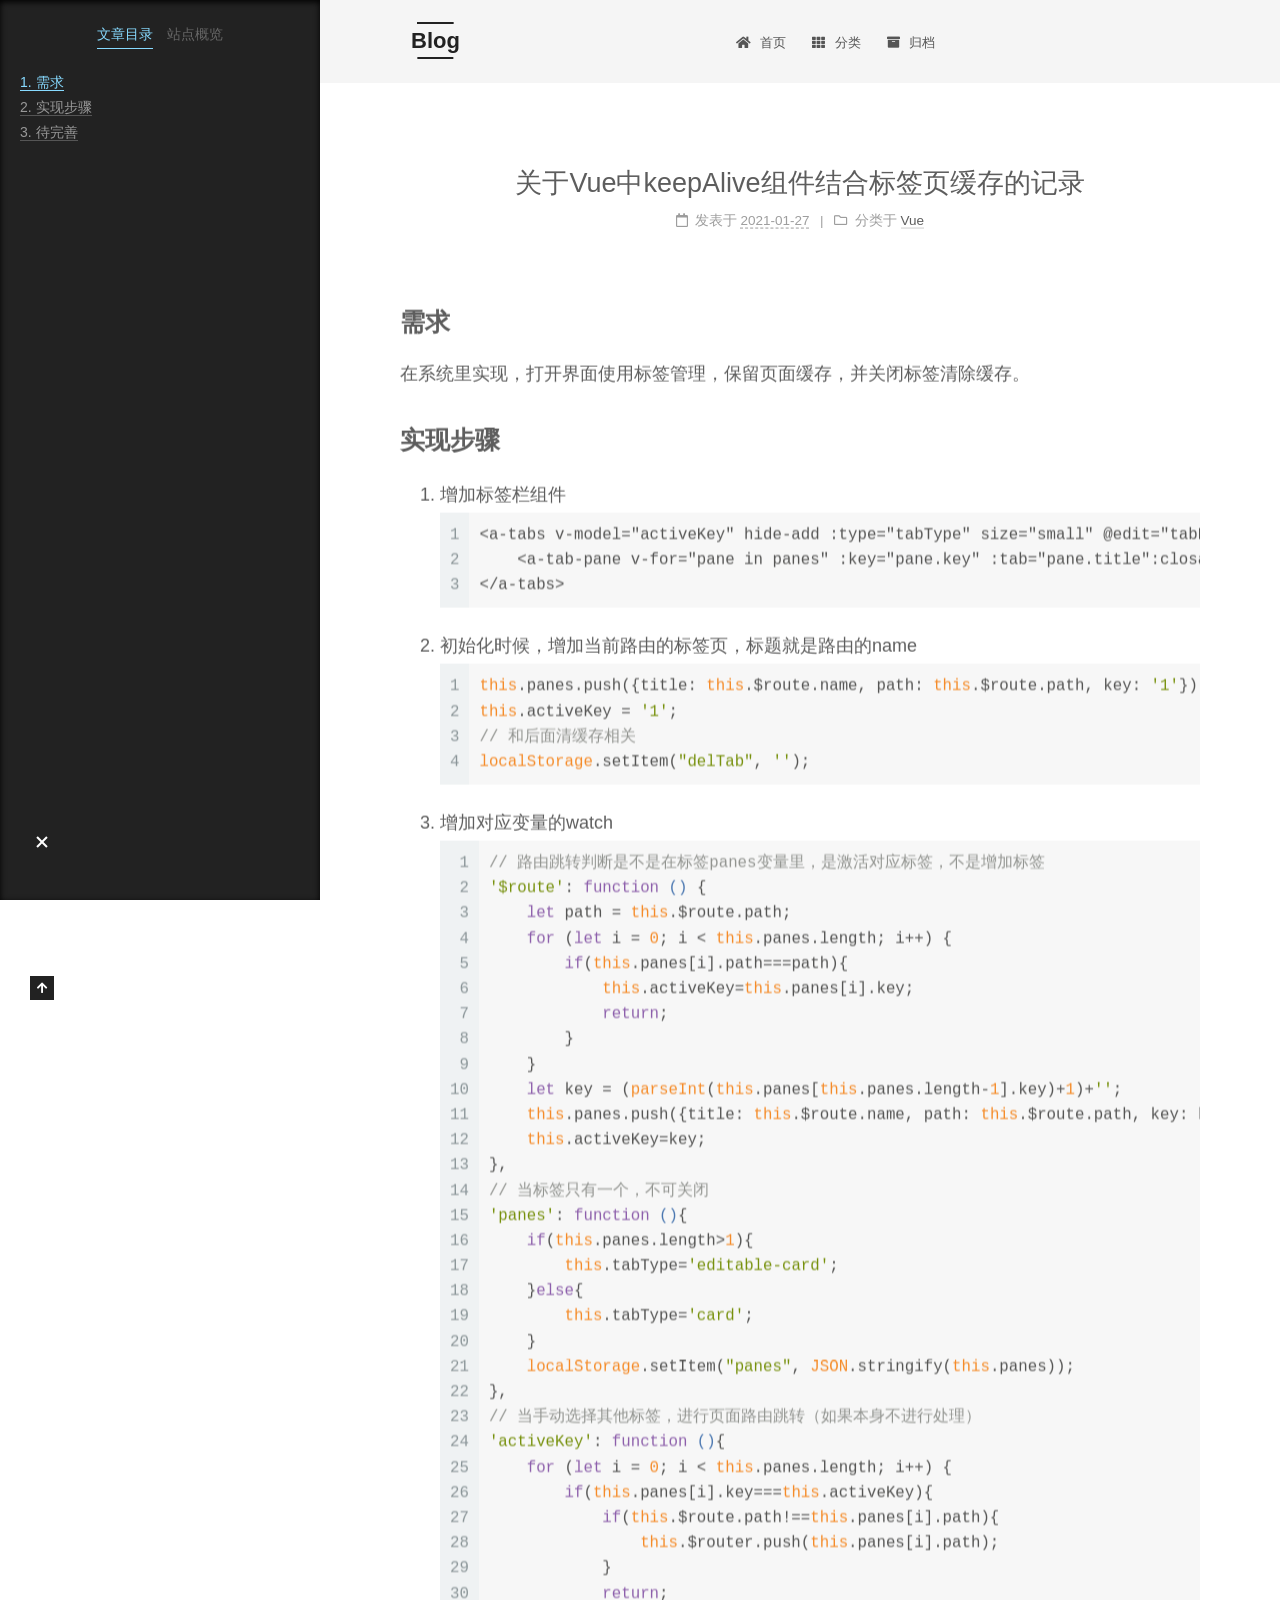
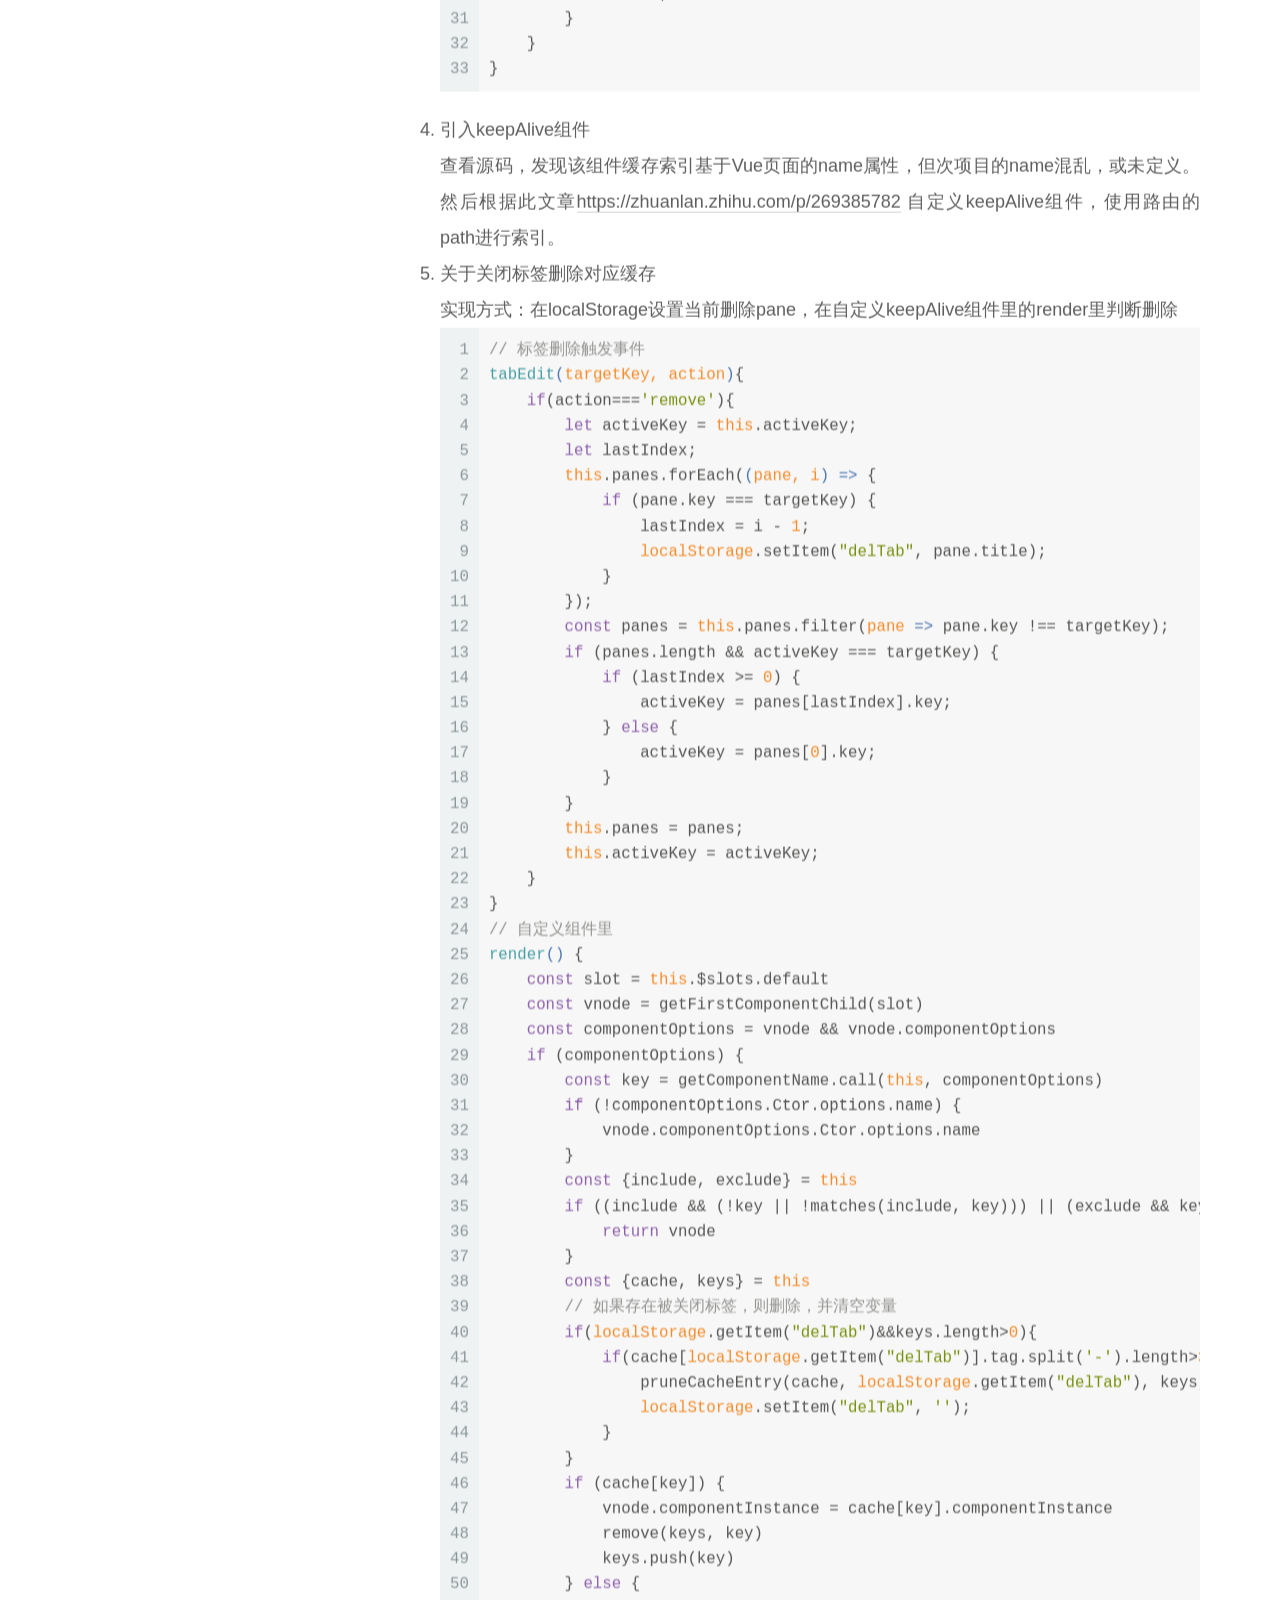
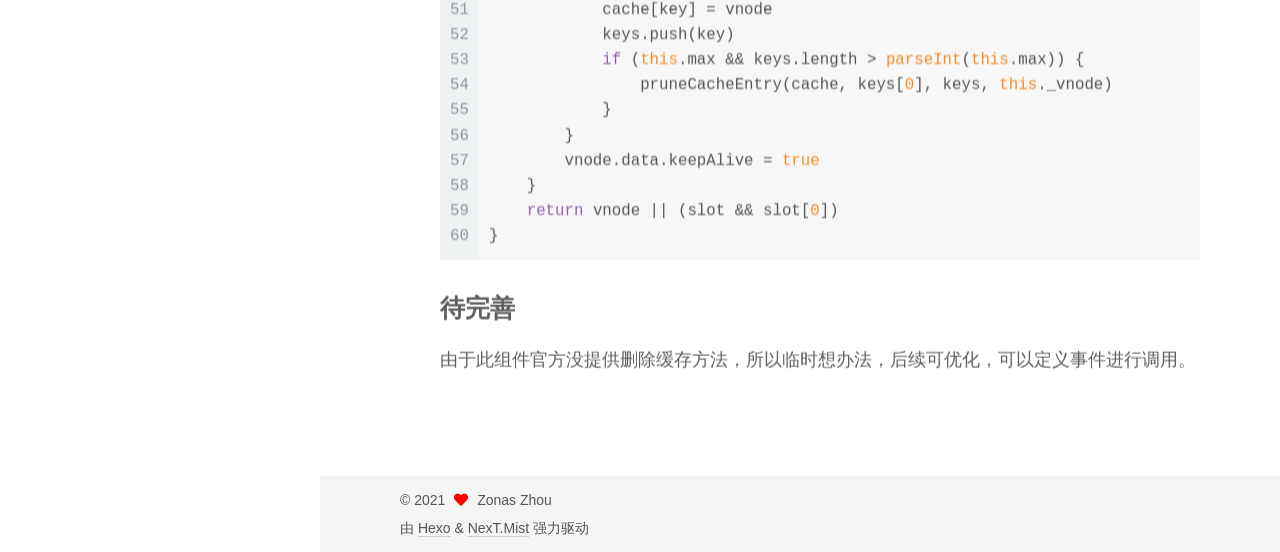
<file: Vue/about-keepAlive-use-in-tabs/index.html>
<!DOCTYPE html>
<html lang="zh-CN">
<head>
  <meta charset="UTF-8">
<meta name="viewport" content="width=device-width, initial-scale=1, maximum-scale=2">
<meta name="theme-color" content="#222">
<meta name="generator" content="Hexo 5.3.0">
  <link rel="apple-touch-icon" sizes="180x180" href="/images/apple-touch-icon-next.png">
  <link rel="icon" type="image/png" sizes="32x32" href="/images/favicon-32x32-next.png">
  <link rel="icon" type="image/png" sizes="16x16" href="/images/favicon-16x16-next.png">
  <link rel="mask-icon" href="/images/logo.svg" color="#222">

<link rel="stylesheet" href="/css/main.css">


<link rel="stylesheet" href="/lib/font-awesome/css/all.min.css">

<script id="hexo-configurations">
    var NexT = window.NexT || {};
    var CONFIG = {"hostname":"blog.zoans0574.icu","root":"/","scheme":"Mist","version":"7.8.0","exturl":false,"sidebar":{"position":"left","display":"post","padding":18,"offset":12,"onmobile":false},"copycode":{"enable":false,"show_result":false,"style":null},"back2top":{"enable":true,"sidebar":false,"scrollpercent":false},"bookmark":{"enable":false,"color":"#222","save":"auto"},"fancybox":false,"mediumzoom":false,"lazyload":false,"pangu":false,"comments":{"style":"tabs","active":null,"storage":true,"lazyload":false,"nav":null},"algolia":{"hits":{"per_page":10},"labels":{"input_placeholder":"Search for Posts","hits_empty":"We didn't find any results for the search: ${query}","hits_stats":"${hits} results found in ${time} ms"}},"localsearch":{"enable":false,"trigger":"auto","top_n_per_article":1,"unescape":false,"preload":false},"motion":{"enable":true,"async":false,"transition":{"post_block":"fadeIn","post_header":"slideDownIn","post_body":"slideDownIn","coll_header":"slideLeftIn","sidebar":"slideUpIn"}}};
  </script>

  <meta name="description" content="需求在系统里实现，打开界面使用标签管理，保留页面缓存，并关闭标签清除缓存。 实现步骤 增加标签栏组件123&lt;a-tabs v-model&#x3D;&quot;activeKey&quot; hide-add :type&#x3D;&quot;tabType&quot; size&#x3D;&quot;small&quot; @edit&#x3D;&quot;tabEdit&quot;&amp;gt">
<meta property="og:type" content="article">
<meta property="og:title" content="关于Vue中keepAlive组件结合标签页缓存的记录">
<meta property="og:url" content="http://blog.zoans0574.icu/Vue/about-keepAlive-use-in-tabs/">
<meta property="og:site_name" content="Blog">
<meta property="og:description" content="需求在系统里实现，打开界面使用标签管理，保留页面缓存，并关闭标签清除缓存。 实现步骤 增加标签栏组件123&lt;a-tabs v-model&#x3D;&quot;activeKey&quot; hide-add :type&#x3D;&quot;tabType&quot; size&#x3D;&quot;small&quot; @edit&#x3D;&quot;tabEdit&quot;&amp;gt">
<meta property="og:locale" content="zh_CN">
<meta property="article:published_time" content="2021-01-27T03:18:00.000Z">
<meta property="article:modified_time" content="2021-03-04T11:05:18.784Z">
<meta property="article:author" content="Zonas Zhou">
<meta name="twitter:card" content="summary">

<link rel="canonical" href="http://blog.zoans0574.icu/Vue/about-keepAlive-use-in-tabs/">


<script id="page-configurations">
  // https://hexo.io/docs/variables.html
  CONFIG.page = {
    sidebar: "",
    isHome : false,
    isPost : true,
    lang   : 'zh-CN'
  };
</script>

  <title>关于Vue中keepAlive组件结合标签页缓存的记录 | Blog</title>
  






  <noscript>
  <style>
  .use-motion .brand,
  .use-motion .menu-item,
  .sidebar-inner,
  .use-motion .post-block,
  .use-motion .pagination,
  .use-motion .comments,
  .use-motion .post-header,
  .use-motion .post-body,
  .use-motion .collection-header { opacity: initial; }

  .use-motion .site-title,
  .use-motion .site-subtitle {
    opacity: initial;
    top: initial;
  }

  .use-motion .logo-line-before i { left: initial; }
  .use-motion .logo-line-after i { right: initial; }
  </style>
</noscript>

</head>

<body itemscope itemtype="http://schema.org/WebPage">
  <div class="container use-motion">
    <div class="headband"></div>

    <header class="header" itemscope itemtype="http://schema.org/WPHeader">
      <div class="header-inner"><div class="site-brand-container">
  <div class="site-nav-toggle">
    <div class="toggle" aria-label="切换导航栏">
      <span class="toggle-line toggle-line-first"></span>
      <span class="toggle-line toggle-line-middle"></span>
      <span class="toggle-line toggle-line-last"></span>
    </div>
  </div>

  <div class="site-meta">

    <a href="/" class="brand" rel="start">
      <span class="logo-line-before"><i></i></span>
      <h1 class="site-title">Blog</h1>
      <span class="logo-line-after"><i></i></span>
    </a>
  </div>

  <div class="site-nav-right">
    <div class="toggle popup-trigger">
    </div>
  </div>
</div>




<nav class="site-nav">
  <ul id="menu" class="main-menu menu">
        <li class="menu-item menu-item-home">

    <a href="/" rel="section"><i class="fa fa-home fa-fw"></i>首页</a>

  </li>
        <li class="menu-item menu-item-categories">

    <a href="/categories/" rel="section"><i class="fa fa-th fa-fw"></i>分类</a>

  </li>
        <li class="menu-item menu-item-archives">

    <a href="/archives/" rel="section"><i class="fa fa-archive fa-fw"></i>归档</a>

  </li>
  </ul>
</nav>




</div>
    </header>

    
  <div class="back-to-top">
    <i class="fa fa-arrow-up"></i>
    <span>0%</span>
  </div>


    <main class="main">
      <div class="main-inner">
        <div class="content-wrap">
          

          <div class="content post posts-expand">
            

    
  
  
  <article itemscope itemtype="http://schema.org/Article" class="post-block" lang="zh-CN">
    <link itemprop="mainEntityOfPage" href="http://blog.zoans0574.icu/Vue/about-keepAlive-use-in-tabs/">

    <span hidden itemprop="author" itemscope itemtype="http://schema.org/Person">
      <meta itemprop="image" content="/images/avatar.gif">
      <meta itemprop="name" content="Zonas Zhou">
      <meta itemprop="description" content="Hello World">
    </span>

    <span hidden itemprop="publisher" itemscope itemtype="http://schema.org/Organization">
      <meta itemprop="name" content="Blog">
    </span>
      <header class="post-header">
        <h1 class="post-title" itemprop="name headline">
          关于Vue中keepAlive组件结合标签页缓存的记录
        </h1>

        <div class="post-meta">
            <span class="post-meta-item">
              <span class="post-meta-item-icon">
                <i class="far fa-calendar"></i>
              </span>
              <span class="post-meta-item-text">发表于</span>

              <time title="创建时间：2021-01-27 11:18:00" itemprop="dateCreated datePublished" datetime="2021-01-27T11:18:00+08:00">2021-01-27</time>
            </span>
            <span class="post-meta-item">
              <span class="post-meta-item-icon">
                <i class="far fa-folder"></i>
              </span>
              <span class="post-meta-item-text">分类于</span>
                <span itemprop="about" itemscope itemtype="http://schema.org/Thing">
                  <a href="/categories/Vue/" itemprop="url" rel="index"><span itemprop="name">Vue</span></a>
                </span>
            </span>

          

        </div>
      </header>

    
    
    
    <div class="post-body" itemprop="articleBody">

      
        <h2 id="需求"><a href="#需求" class="headerlink" title="需求"></a>需求</h2><p>在系统里实现，打开界面使用标签管理，保留页面缓存，并关闭标签清除缓存。</p>
<h2 id="实现步骤"><a href="#实现步骤" class="headerlink" title="实现步骤"></a>实现步骤</h2><ol>
<li>增加标签栏组件<figure class="highlight plain"><table><tr><td class="gutter"><pre><span class="line">1</span><br><span class="line">2</span><br><span class="line">3</span><br></pre></td><td class="code"><pre><span class="line">&lt;a-tabs v-model&#x3D;&quot;activeKey&quot; hide-add :type&#x3D;&quot;tabType&quot; size&#x3D;&quot;small&quot; @edit&#x3D;&quot;tabEdit&quot;&gt;</span><br><span class="line">    &lt;a-tab-pane v-for&#x3D;&quot;pane in panes&quot; :key&#x3D;&quot;pane.key&quot; :tab&#x3D;&quot;pane.title&quot;:closable&#x3D;&quot;true&quot;&gt;&lt;&#x2F;a-tab-pane&gt;</span><br><span class="line">&lt;&#x2F;a-tabs&gt;</span><br></pre></td></tr></table></figure></li>
<li>初始化时候，增加当前路由的标签页，标题就是路由的name<figure class="highlight js"><table><tr><td class="gutter"><pre><span class="line">1</span><br><span class="line">2</span><br><span class="line">3</span><br><span class="line">4</span><br></pre></td><td class="code"><pre><span class="line"><span class="built_in">this</span>.panes.push(&#123;<span class="attr">title</span>: <span class="built_in">this</span>.$route.name, <span class="attr">path</span>: <span class="built_in">this</span>.$route.path, <span class="attr">key</span>: <span class="string">&#x27;1&#x27;</span>&#125;);</span><br><span class="line"><span class="built_in">this</span>.activeKey = <span class="string">&#x27;1&#x27;</span>;</span><br><span class="line"><span class="comment">// 和后面清缓存相关</span></span><br><span class="line"><span class="built_in">localStorage</span>.setItem(<span class="string">&quot;delTab&quot;</span>, <span class="string">&#x27;&#x27;</span>);</span><br></pre></td></tr></table></figure></li>
<li>增加对应变量的watch<figure class="highlight js"><table><tr><td class="gutter"><pre><span class="line">1</span><br><span class="line">2</span><br><span class="line">3</span><br><span class="line">4</span><br><span class="line">5</span><br><span class="line">6</span><br><span class="line">7</span><br><span class="line">8</span><br><span class="line">9</span><br><span class="line">10</span><br><span class="line">11</span><br><span class="line">12</span><br><span class="line">13</span><br><span class="line">14</span><br><span class="line">15</span><br><span class="line">16</span><br><span class="line">17</span><br><span class="line">18</span><br><span class="line">19</span><br><span class="line">20</span><br><span class="line">21</span><br><span class="line">22</span><br><span class="line">23</span><br><span class="line">24</span><br><span class="line">25</span><br><span class="line">26</span><br><span class="line">27</span><br><span class="line">28</span><br><span class="line">29</span><br><span class="line">30</span><br><span class="line">31</span><br><span class="line">32</span><br><span class="line">33</span><br></pre></td><td class="code"><pre><span class="line"><span class="comment">// 路由跳转判断是不是在标签panes变量里，是激活对应标签，不是增加标签</span></span><br><span class="line"><span class="string">&#x27;$route&#x27;</span>: <span class="function"><span class="keyword">function</span> (<span class="params"></span>) </span>&#123;</span><br><span class="line">    <span class="keyword">let</span> path = <span class="built_in">this</span>.$route.path;</span><br><span class="line">    <span class="keyword">for</span> (<span class="keyword">let</span> i = <span class="number">0</span>; i &lt; <span class="built_in">this</span>.panes.length; i++) &#123;</span><br><span class="line">        <span class="keyword">if</span>(<span class="built_in">this</span>.panes[i].path===path)&#123;</span><br><span class="line">            <span class="built_in">this</span>.activeKey=<span class="built_in">this</span>.panes[i].key;</span><br><span class="line">            <span class="keyword">return</span>;</span><br><span class="line">        &#125;</span><br><span class="line">    &#125;</span><br><span class="line">    <span class="keyword">let</span> key = (<span class="built_in">parseInt</span>(<span class="built_in">this</span>.panes[<span class="built_in">this</span>.panes.length-<span class="number">1</span>].key)+<span class="number">1</span>)+<span class="string">&#x27;&#x27;</span>;</span><br><span class="line">    <span class="built_in">this</span>.panes.push(&#123;<span class="attr">title</span>: <span class="built_in">this</span>.$route.name, <span class="attr">path</span>: <span class="built_in">this</span>.$route.path, <span class="attr">key</span>: key&#125;);</span><br><span class="line">    <span class="built_in">this</span>.activeKey=key;</span><br><span class="line">&#125;,</span><br><span class="line"><span class="comment">// 当标签只有一个，不可关闭</span></span><br><span class="line"><span class="string">&#x27;panes&#x27;</span>: <span class="function"><span class="keyword">function</span> (<span class="params"></span>)</span>&#123;</span><br><span class="line">    <span class="keyword">if</span>(<span class="built_in">this</span>.panes.length&gt;<span class="number">1</span>)&#123;</span><br><span class="line">        <span class="built_in">this</span>.tabType=<span class="string">&#x27;editable-card&#x27;</span>;</span><br><span class="line">    &#125;<span class="keyword">else</span>&#123;</span><br><span class="line">        <span class="built_in">this</span>.tabType=<span class="string">&#x27;card&#x27;</span>;</span><br><span class="line">    &#125;</span><br><span class="line">    <span class="built_in">localStorage</span>.setItem(<span class="string">&quot;panes&quot;</span>, <span class="built_in">JSON</span>.stringify(<span class="built_in">this</span>.panes));</span><br><span class="line">&#125;,</span><br><span class="line"><span class="comment">// 当手动选择其他标签，进行页面路由跳转（如果本身不进行处理）</span></span><br><span class="line"><span class="string">&#x27;activeKey&#x27;</span>: <span class="function"><span class="keyword">function</span> (<span class="params"></span>)</span>&#123;</span><br><span class="line">    <span class="keyword">for</span> (<span class="keyword">let</span> i = <span class="number">0</span>; i &lt; <span class="built_in">this</span>.panes.length; i++) &#123;</span><br><span class="line">        <span class="keyword">if</span>(<span class="built_in">this</span>.panes[i].key===<span class="built_in">this</span>.activeKey)&#123;</span><br><span class="line">            <span class="keyword">if</span>(<span class="built_in">this</span>.$route.path!==<span class="built_in">this</span>.panes[i].path)&#123;</span><br><span class="line">                <span class="built_in">this</span>.$router.push(<span class="built_in">this</span>.panes[i].path);</span><br><span class="line">            &#125;</span><br><span class="line">            <span class="keyword">return</span>;</span><br><span class="line">        &#125;</span><br><span class="line">    &#125;</span><br><span class="line">&#125;</span><br></pre></td></tr></table></figure></li>
<li>引入keepAlive组件<br>查看源码，发现该组件缓存索引基于Vue页面的name属性，但次项目的name混乱，或未定义。然后根据此文章<a target="_blank" rel="noopener" href="https://zhuanlan.zhihu.com/p/269385782">https://zhuanlan.zhihu.com/p/269385782</a> 自定义keepAlive组件，使用路由的path进行索引。</li>
<li>关于关闭标签删除对应缓存<br>实现方式：在localStorage设置当前删除pane，在自定义keepAlive组件里的render里判断删除<figure class="highlight js"><table><tr><td class="gutter"><pre><span class="line">1</span><br><span class="line">2</span><br><span class="line">3</span><br><span class="line">4</span><br><span class="line">5</span><br><span class="line">6</span><br><span class="line">7</span><br><span class="line">8</span><br><span class="line">9</span><br><span class="line">10</span><br><span class="line">11</span><br><span class="line">12</span><br><span class="line">13</span><br><span class="line">14</span><br><span class="line">15</span><br><span class="line">16</span><br><span class="line">17</span><br><span class="line">18</span><br><span class="line">19</span><br><span class="line">20</span><br><span class="line">21</span><br><span class="line">22</span><br><span class="line">23</span><br><span class="line">24</span><br><span class="line">25</span><br><span class="line">26</span><br><span class="line">27</span><br><span class="line">28</span><br><span class="line">29</span><br><span class="line">30</span><br><span class="line">31</span><br><span class="line">32</span><br><span class="line">33</span><br><span class="line">34</span><br><span class="line">35</span><br><span class="line">36</span><br><span class="line">37</span><br><span class="line">38</span><br><span class="line">39</span><br><span class="line">40</span><br><span class="line">41</span><br><span class="line">42</span><br><span class="line">43</span><br><span class="line">44</span><br><span class="line">45</span><br><span class="line">46</span><br><span class="line">47</span><br><span class="line">48</span><br><span class="line">49</span><br><span class="line">50</span><br><span class="line">51</span><br><span class="line">52</span><br><span class="line">53</span><br><span class="line">54</span><br><span class="line">55</span><br><span class="line">56</span><br><span class="line">57</span><br><span class="line">58</span><br><span class="line">59</span><br><span class="line">60</span><br></pre></td><td class="code"><pre><span class="line"><span class="comment">// 标签删除触发事件</span></span><br><span class="line"><span class="function"><span class="title">tabEdit</span>(<span class="params">targetKey, action</span>)</span>&#123;</span><br><span class="line">    <span class="keyword">if</span>(action===<span class="string">&#x27;remove&#x27;</span>)&#123;</span><br><span class="line">        <span class="keyword">let</span> activeKey = <span class="built_in">this</span>.activeKey;</span><br><span class="line">        <span class="keyword">let</span> lastIndex;</span><br><span class="line">        <span class="built_in">this</span>.panes.forEach(<span class="function">(<span class="params">pane, i</span>) =&gt;</span> &#123;</span><br><span class="line">            <span class="keyword">if</span> (pane.key === targetKey) &#123;</span><br><span class="line">                lastIndex = i - <span class="number">1</span>;</span><br><span class="line">                <span class="built_in">localStorage</span>.setItem(<span class="string">&quot;delTab&quot;</span>, pane.title);</span><br><span class="line">            &#125;</span><br><span class="line">        &#125;);</span><br><span class="line">        <span class="keyword">const</span> panes = <span class="built_in">this</span>.panes.filter(<span class="function"><span class="params">pane</span> =&gt;</span> pane.key !== targetKey);</span><br><span class="line">        <span class="keyword">if</span> (panes.length &amp;&amp; activeKey === targetKey) &#123;</span><br><span class="line">            <span class="keyword">if</span> (lastIndex &gt;= <span class="number">0</span>) &#123;</span><br><span class="line">                activeKey = panes[lastIndex].key;</span><br><span class="line">            &#125; <span class="keyword">else</span> &#123;</span><br><span class="line">                activeKey = panes[<span class="number">0</span>].key;</span><br><span class="line">            &#125;</span><br><span class="line">        &#125;</span><br><span class="line">        <span class="built_in">this</span>.panes = panes;</span><br><span class="line">        <span class="built_in">this</span>.activeKey = activeKey;</span><br><span class="line">    &#125;</span><br><span class="line">&#125;</span><br><span class="line"><span class="comment">// 自定义组件里</span></span><br><span class="line"><span class="function"><span class="title">render</span>(<span class="params"></span>)</span> &#123;</span><br><span class="line">    <span class="keyword">const</span> slot = <span class="built_in">this</span>.$slots.default</span><br><span class="line">    <span class="keyword">const</span> vnode = getFirstComponentChild(slot)</span><br><span class="line">    <span class="keyword">const</span> componentOptions = vnode &amp;&amp; vnode.componentOptions</span><br><span class="line">    <span class="keyword">if</span> (componentOptions) &#123;</span><br><span class="line">        <span class="keyword">const</span> key = getComponentName.call(<span class="built_in">this</span>, componentOptions)</span><br><span class="line">        <span class="keyword">if</span> (!componentOptions.Ctor.options.name) &#123;</span><br><span class="line">            vnode.componentOptions.Ctor.options.name</span><br><span class="line">        &#125;</span><br><span class="line">        <span class="keyword">const</span> &#123;include, exclude&#125; = <span class="built_in">this</span></span><br><span class="line">        <span class="keyword">if</span> ((include &amp;&amp; (!key || !matches(include, key))) || (exclude &amp;&amp; key &amp;&amp; matches(exclude, key))) &#123;</span><br><span class="line">            <span class="keyword">return</span> vnode</span><br><span class="line">        &#125;</span><br><span class="line">        <span class="keyword">const</span> &#123;cache, keys&#125; = <span class="built_in">this</span></span><br><span class="line">        <span class="comment">// 如果存在被关闭标签，则删除，并清空变量</span></span><br><span class="line">        <span class="keyword">if</span>(<span class="built_in">localStorage</span>.getItem(<span class="string">&quot;delTab&quot;</span>)&amp;&amp;keys.length&gt;<span class="number">0</span>)&#123;</span><br><span class="line">            <span class="keyword">if</span>(cache[<span class="built_in">localStorage</span>.getItem(<span class="string">&quot;delTab&quot;</span>)].tag.split(<span class="string">&#x27;-&#x27;</span>).length&gt;<span class="number">3</span>)&#123;</span><br><span class="line">                pruneCacheEntry(cache, <span class="built_in">localStorage</span>.getItem(<span class="string">&quot;delTab&quot;</span>), keys, <span class="built_in">this</span>._vnode)</span><br><span class="line">                <span class="built_in">localStorage</span>.setItem(<span class="string">&quot;delTab&quot;</span>, <span class="string">&#x27;&#x27;</span>);</span><br><span class="line">            &#125;</span><br><span class="line">        &#125;</span><br><span class="line">        <span class="keyword">if</span> (cache[key]) &#123;</span><br><span class="line">            vnode.componentInstance = cache[key].componentInstance</span><br><span class="line">            remove(keys, key)</span><br><span class="line">            keys.push(key)</span><br><span class="line">        &#125; <span class="keyword">else</span> &#123;</span><br><span class="line">            cache[key] = vnode</span><br><span class="line">            keys.push(key)</span><br><span class="line">            <span class="keyword">if</span> (<span class="built_in">this</span>.max &amp;&amp; keys.length &gt; <span class="built_in">parseInt</span>(<span class="built_in">this</span>.max)) &#123;</span><br><span class="line">                pruneCacheEntry(cache, keys[<span class="number">0</span>], keys, <span class="built_in">this</span>._vnode)</span><br><span class="line">            &#125;</span><br><span class="line">        &#125;</span><br><span class="line">        vnode.data.keepAlive = <span class="literal">true</span></span><br><span class="line">    &#125;</span><br><span class="line">    <span class="keyword">return</span> vnode || (slot &amp;&amp; slot[<span class="number">0</span>])</span><br><span class="line">&#125;</span><br></pre></td></tr></table></figure>
<h2 id="待完善"><a href="#待完善" class="headerlink" title="待完善"></a>待完善</h2>由于此组件官方没提供删除缓存方法，所以临时想办法，后续可优化，可以定义事件进行调用。</li>
</ol>

    </div>

    
    
    

      <footer class="post-footer">

        


        
      </footer>
    
  </article>
  
  
  



          </div>
          

<script>
  window.addEventListener('tabs:register', () => {
    let { activeClass } = CONFIG.comments;
    if (CONFIG.comments.storage) {
      activeClass = localStorage.getItem('comments_active') || activeClass;
    }
    if (activeClass) {
      let activeTab = document.querySelector(`a[href="#comment-${activeClass}"]`);
      if (activeTab) {
        activeTab.click();
      }
    }
  });
  if (CONFIG.comments.storage) {
    window.addEventListener('tabs:click', event => {
      if (!event.target.matches('.tabs-comment .tab-content .tab-pane')) return;
      let commentClass = event.target.classList[1];
      localStorage.setItem('comments_active', commentClass);
    });
  }
</script>

        </div>
          
  
  <div class="toggle sidebar-toggle">
    <span class="toggle-line toggle-line-first"></span>
    <span class="toggle-line toggle-line-middle"></span>
    <span class="toggle-line toggle-line-last"></span>
  </div>

  <aside class="sidebar">
    <div class="sidebar-inner">

      <ul class="sidebar-nav motion-element">
        <li class="sidebar-nav-toc">
          文章目录
        </li>
        <li class="sidebar-nav-overview">
          站点概览
        </li>
      </ul>

      <!--noindex-->
      <div class="post-toc-wrap sidebar-panel">
          <div class="post-toc motion-element"><ol class="nav"><li class="nav-item nav-level-2"><a class="nav-link" href="#%E9%9C%80%E6%B1%82"><span class="nav-number">1.</span> <span class="nav-text">需求</span></a></li><li class="nav-item nav-level-2"><a class="nav-link" href="#%E5%AE%9E%E7%8E%B0%E6%AD%A5%E9%AA%A4"><span class="nav-number">2.</span> <span class="nav-text">实现步骤</span></a></li><li class="nav-item nav-level-2"><a class="nav-link" href="#%E5%BE%85%E5%AE%8C%E5%96%84"><span class="nav-number">3.</span> <span class="nav-text">待完善</span></a></li></ol></div>
      </div>
      <!--/noindex-->

      <div class="site-overview-wrap sidebar-panel">
        <div class="site-author motion-element" itemprop="author" itemscope itemtype="http://schema.org/Person">
  <p class="site-author-name" itemprop="name">Zonas Zhou</p>
  <div class="site-description" itemprop="description">Hello World</div>
</div>
<div class="site-state-wrap motion-element">
  <nav class="site-state">
      <div class="site-state-item site-state-posts">
          <a href="/archives/">
        
          <span class="site-state-item-count">1</span>
          <span class="site-state-item-name">日志</span>
        </a>
      </div>
      <div class="site-state-item site-state-categories">
            <a href="/categories/">
          
        <span class="site-state-item-count">1</span>
        <span class="site-state-item-name">分类</span></a>
      </div>
  </nav>
</div>
  <div class="links-of-author motion-element">
      <span class="links-of-author-item">
        <a href="https://github.com/zonas0574" title="GitHub → https:&#x2F;&#x2F;github.com&#x2F;zonas0574" rel="noopener" target="_blank"><i class="fab fa-github fa-fw"></i>GitHub</a>
      </span>
      <span class="links-of-author-item">
        <a href="https://twitter.com/zonas_zhou" title="Twitter → https:&#x2F;&#x2F;twitter.com&#x2F;zonas_zhou" rel="noopener" target="_blank"><i class="fab fa-twitter fa-fw"></i>Twitter</a>
      </span>
  </div>



      </div>

    </div>
  </aside>
  <div id="sidebar-dimmer"></div>


      </div>
    </main>

    <footer class="footer">
      <div class="footer-inner">
        

        

<div class="copyright">
  
  &copy; 
  <span itemprop="copyrightYear">2021</span>
  <span class="with-love">
    <i class="fa fa-heart"></i>
  </span>
  <span class="author" itemprop="copyrightHolder">Zonas Zhou</span>
</div>
  <div class="powered-by">由 <a href="https://hexo.io/" class="theme-link" rel="noopener" target="_blank">Hexo</a> & <a href="https://mist.theme-next.org/" class="theme-link" rel="noopener" target="_blank">NexT.Mist</a> 强力驱动
  </div>

        








      </div>
    </footer>
  </div>

  
  <script src="/lib/anime.min.js"></script>
  <script src="/lib/velocity/velocity.min.js"></script>
  <script src="/lib/velocity/velocity.ui.min.js"></script>

<script src="/js/utils.js"></script>

<script src="/js/motion.js"></script>


<script src="/js/schemes/muse.js"></script>


<script src="/js/next-boot.js"></script>




  















  

  

</body>
</html>
</file>
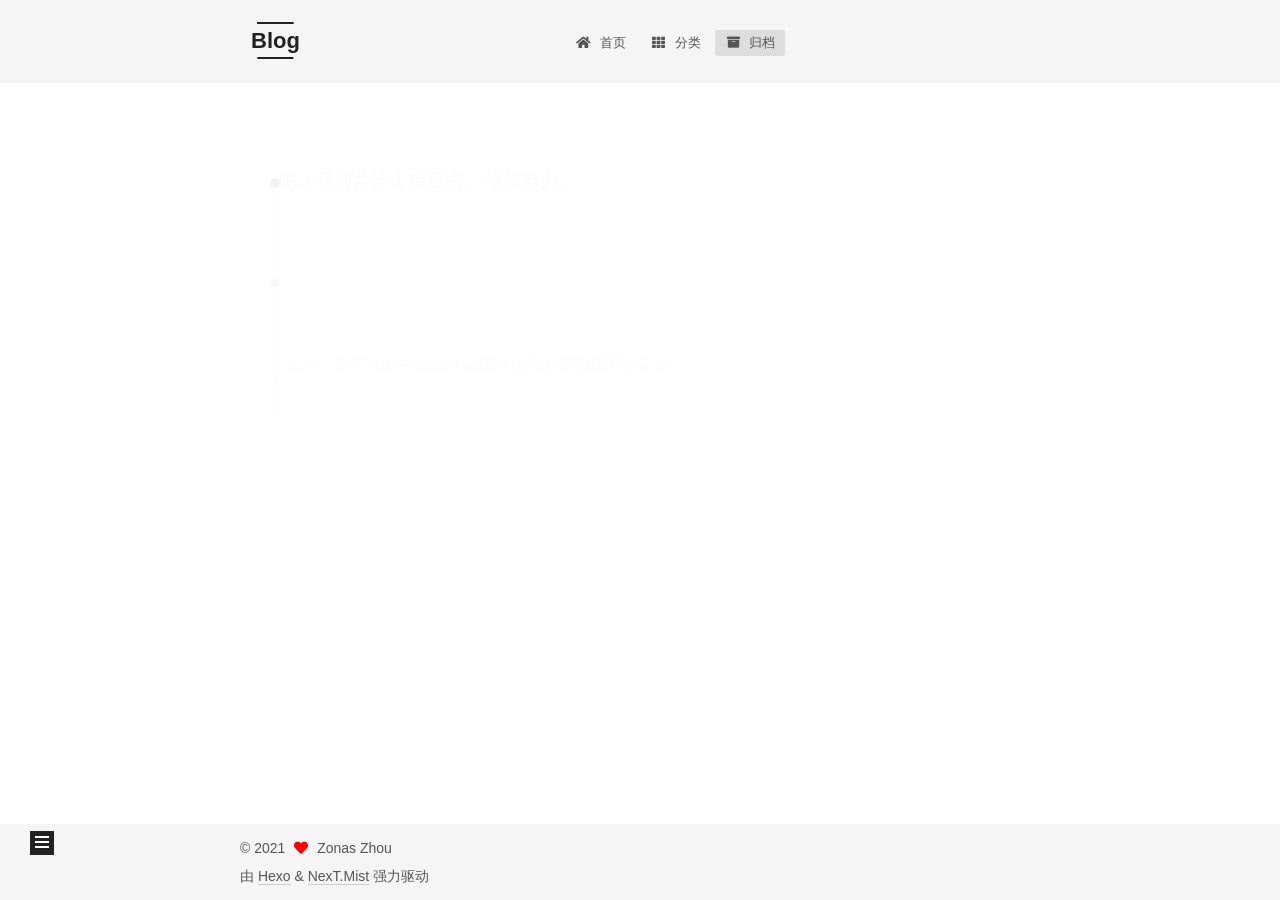
<file: archives/2021/01/index.html>
<!DOCTYPE html>
<html lang="zh-CN">
<head>
  <meta charset="UTF-8">
<meta name="viewport" content="width=device-width, initial-scale=1, maximum-scale=2">
<meta name="theme-color" content="#222">
<meta name="generator" content="Hexo 5.3.0">
  <link rel="apple-touch-icon" sizes="180x180" href="/images/apple-touch-icon-next.png">
  <link rel="icon" type="image/png" sizes="32x32" href="/images/favicon-32x32-next.png">
  <link rel="icon" type="image/png" sizes="16x16" href="/images/favicon-16x16-next.png">
  <link rel="mask-icon" href="/images/logo.svg" color="#222">

<link rel="stylesheet" href="/css/main.css">


<link rel="stylesheet" href="/lib/font-awesome/css/all.min.css">

<script id="hexo-configurations">
    var NexT = window.NexT || {};
    var CONFIG = {"hostname":"blog.zoans0574.icu","root":"/","scheme":"Mist","version":"7.8.0","exturl":false,"sidebar":{"position":"left","display":"post","padding":18,"offset":12,"onmobile":false},"copycode":{"enable":false,"show_result":false,"style":null},"back2top":{"enable":true,"sidebar":false,"scrollpercent":false},"bookmark":{"enable":false,"color":"#222","save":"auto"},"fancybox":false,"mediumzoom":false,"lazyload":false,"pangu":false,"comments":{"style":"tabs","active":null,"storage":true,"lazyload":false,"nav":null},"algolia":{"hits":{"per_page":10},"labels":{"input_placeholder":"Search for Posts","hits_empty":"We didn't find any results for the search: ${query}","hits_stats":"${hits} results found in ${time} ms"}},"localsearch":{"enable":false,"trigger":"auto","top_n_per_article":1,"unescape":false,"preload":false},"motion":{"enable":true,"async":false,"transition":{"post_block":"fadeIn","post_header":"slideDownIn","post_body":"slideDownIn","coll_header":"slideLeftIn","sidebar":"slideUpIn"}}};
  </script>

  <meta name="description" content="Hello World">
<meta property="og:type" content="website">
<meta property="og:title" content="Blog">
<meta property="og:url" content="http://blog.zoans0574.icu/archives/2021/01/">
<meta property="og:site_name" content="Blog">
<meta property="og:description" content="Hello World">
<meta property="og:locale" content="zh_CN">
<meta property="article:author" content="Zonas Zhou">
<meta name="twitter:card" content="summary">

<link rel="canonical" href="http://blog.zoans0574.icu/archives/2021/01/">


<script id="page-configurations">
  // https://hexo.io/docs/variables.html
  CONFIG.page = {
    sidebar: "",
    isHome : false,
    isPost : false,
    lang   : 'zh-CN'
  };
</script>

  <title>归档 | Blog</title>
  






  <noscript>
  <style>
  .use-motion .brand,
  .use-motion .menu-item,
  .sidebar-inner,
  .use-motion .post-block,
  .use-motion .pagination,
  .use-motion .comments,
  .use-motion .post-header,
  .use-motion .post-body,
  .use-motion .collection-header { opacity: initial; }

  .use-motion .site-title,
  .use-motion .site-subtitle {
    opacity: initial;
    top: initial;
  }

  .use-motion .logo-line-before i { left: initial; }
  .use-motion .logo-line-after i { right: initial; }
  </style>
</noscript>

</head>

<body itemscope itemtype="http://schema.org/WebPage">
  <div class="container use-motion">
    <div class="headband"></div>

    <header class="header" itemscope itemtype="http://schema.org/WPHeader">
      <div class="header-inner"><div class="site-brand-container">
  <div class="site-nav-toggle">
    <div class="toggle" aria-label="切换导航栏">
      <span class="toggle-line toggle-line-first"></span>
      <span class="toggle-line toggle-line-middle"></span>
      <span class="toggle-line toggle-line-last"></span>
    </div>
  </div>

  <div class="site-meta">

    <a href="/" class="brand" rel="start">
      <span class="logo-line-before"><i></i></span>
      <h1 class="site-title">Blog</h1>
      <span class="logo-line-after"><i></i></span>
    </a>
  </div>

  <div class="site-nav-right">
    <div class="toggle popup-trigger">
    </div>
  </div>
</div>




<nav class="site-nav">
  <ul id="menu" class="main-menu menu">
        <li class="menu-item menu-item-home">

    <a href="/" rel="section"><i class="fa fa-home fa-fw"></i>首页</a>

  </li>
        <li class="menu-item menu-item-categories">

    <a href="/categories/" rel="section"><i class="fa fa-th fa-fw"></i>分类</a>

  </li>
        <li class="menu-item menu-item-archives">

    <a href="/archives/" rel="section"><i class="fa fa-archive fa-fw"></i>归档</a>

  </li>
  </ul>
</nav>




</div>
    </header>

    
  <div class="back-to-top">
    <i class="fa fa-arrow-up"></i>
    <span>0%</span>
  </div>


    <main class="main">
      <div class="main-inner">
        <div class="content-wrap">
          

          <div class="content archive">
            

  
  
  
  <div class="post-block">
    <div class="posts-collapse">
      <div class="collection-title">
        <span class="collection-header">嗯..! 目前共计 1 篇日志。 继续努力。</span>
      </div>

      
    <div class="collection-year">
      <span class="collection-header">2021</span>
    </div>

  <article itemscope itemtype="http://schema.org/Article">
    <header class="post-header">

      <div class="post-meta">
        <time itemprop="dateCreated"
              datetime="2021-01-27T11:18:00+08:00"
              content="2021-01-27">
          01-27
        </time>
      </div>

      <div class="post-title">
          <a class="post-title-link" href="/Vue/about-keepAlive-use-in-tabs/" itemprop="url">
            <span itemprop="name">关于Vue中keepAlive组件结合标签页缓存的记录</span>
          </a>
      </div>

    </header>
  </article>


    </div>
  </div>
  
  
  

  



          </div>
          

<script>
  window.addEventListener('tabs:register', () => {
    let { activeClass } = CONFIG.comments;
    if (CONFIG.comments.storage) {
      activeClass = localStorage.getItem('comments_active') || activeClass;
    }
    if (activeClass) {
      let activeTab = document.querySelector(`a[href="#comment-${activeClass}"]`);
      if (activeTab) {
        activeTab.click();
      }
    }
  });
  if (CONFIG.comments.storage) {
    window.addEventListener('tabs:click', event => {
      if (!event.target.matches('.tabs-comment .tab-content .tab-pane')) return;
      let commentClass = event.target.classList[1];
      localStorage.setItem('comments_active', commentClass);
    });
  }
</script>

        </div>
          
  
  <div class="toggle sidebar-toggle">
    <span class="toggle-line toggle-line-first"></span>
    <span class="toggle-line toggle-line-middle"></span>
    <span class="toggle-line toggle-line-last"></span>
  </div>

  <aside class="sidebar">
    <div class="sidebar-inner">

      <ul class="sidebar-nav motion-element">
        <li class="sidebar-nav-toc">
          文章目录
        </li>
        <li class="sidebar-nav-overview">
          站点概览
        </li>
      </ul>

      <!--noindex-->
      <div class="post-toc-wrap sidebar-panel">
      </div>
      <!--/noindex-->

      <div class="site-overview-wrap sidebar-panel">
        <div class="site-author motion-element" itemprop="author" itemscope itemtype="http://schema.org/Person">
  <p class="site-author-name" itemprop="name">Zonas Zhou</p>
  <div class="site-description" itemprop="description">Hello World</div>
</div>
<div class="site-state-wrap motion-element">
  <nav class="site-state">
      <div class="site-state-item site-state-posts">
          <a href="/archives/">
        
          <span class="site-state-item-count">1</span>
          <span class="site-state-item-name">日志</span>
        </a>
      </div>
      <div class="site-state-item site-state-categories">
            <a href="/categories/">
          
        <span class="site-state-item-count">1</span>
        <span class="site-state-item-name">分类</span></a>
      </div>
  </nav>
</div>
  <div class="links-of-author motion-element">
      <span class="links-of-author-item">
        <a href="https://github.com/zonas0574" title="GitHub → https:&#x2F;&#x2F;github.com&#x2F;zonas0574" rel="noopener" target="_blank"><i class="fab fa-github fa-fw"></i>GitHub</a>
      </span>
      <span class="links-of-author-item">
        <a href="https://twitter.com/zonas_zhou" title="Twitter → https:&#x2F;&#x2F;twitter.com&#x2F;zonas_zhou" rel="noopener" target="_blank"><i class="fab fa-twitter fa-fw"></i>Twitter</a>
      </span>
  </div>



      </div>

    </div>
  </aside>
  <div id="sidebar-dimmer"></div>


      </div>
    </main>

    <footer class="footer">
      <div class="footer-inner">
        

        

<div class="copyright">
  
  &copy; 
  <span itemprop="copyrightYear">2021</span>
  <span class="with-love">
    <i class="fa fa-heart"></i>
  </span>
  <span class="author" itemprop="copyrightHolder">Zonas Zhou</span>
</div>
  <div class="powered-by">由 <a href="https://hexo.io/" class="theme-link" rel="noopener" target="_blank">Hexo</a> & <a href="https://mist.theme-next.org/" class="theme-link" rel="noopener" target="_blank">NexT.Mist</a> 强力驱动
  </div>

        








      </div>
    </footer>
  </div>

  
  <script src="/lib/anime.min.js"></script>
  <script src="/lib/velocity/velocity.min.js"></script>
  <script src="/lib/velocity/velocity.ui.min.js"></script>

<script src="/js/utils.js"></script>

<script src="/js/motion.js"></script>


<script src="/js/schemes/muse.js"></script>


<script src="/js/next-boot.js"></script>




  















  

  

</body>
</html>
</file>
<file: css/main.css>
:root {
  --body-bg-color: #fff;
  --content-bg-color: #f5f5f5;
  --card-bg-color: #f5f5f5;
  --text-color: #555;
  --blockquote-color: #666;
  --link-color: #555;
  --link-hover-color: #222;
  --brand-color: #222;
  --brand-hover-color: #222;
  --table-row-odd-bg-color: #f9f9f9;
  --table-row-hover-bg-color: #f5f5f5;
  --menu-item-bg-color: #ddd;
  --btn-default-bg: transparent;
  --btn-default-color: var(--link-color);
  --btn-default-border-color: var(--link-color);
  --btn-default-hover-bg: transparent;
  --btn-default-hover-color: var(--link-hover-color);
  --btn-default-hover-border-color: var(--link-hover-color);
}
html {
  line-height: 1.15; /* 1 */
  -webkit-text-size-adjust: 100%; /* 2 */
}
body {
  margin: 0;
}
main {
  display: block;
}
h1 {
  font-size: 2em;
  margin: 0.67em 0;
}
hr {
  box-sizing: content-box; /* 1 */
  height: 0; /* 1 */
  overflow: visible; /* 2 */
}
pre {
  font-family: monospace, monospace; /* 1 */
  font-size: 1em; /* 2 */
}
a {
  background: transparent;
}
abbr[title] {
  border-bottom: none; /* 1 */
  text-decoration: underline; /* 2 */
  text-decoration: underline dotted; /* 2 */
}
b,
strong {
  font-weight: bolder;
}
code,
kbd,
samp {
  font-family: monospace, monospace; /* 1 */
  font-size: 1em; /* 2 */
}
small {
  font-size: 80%;
}
sub,
sup {
  font-size: 75%;
  line-height: 0;
  position: relative;
  vertical-align: baseline;
}
sub {
  bottom: -0.25em;
}
sup {
  top: -0.5em;
}
img {
  border-style: none;
}
button,
input,
optgroup,
select,
textarea {
  font-family: inherit; /* 1 */
  font-size: 100%; /* 1 */
  line-height: 1.15; /* 1 */
  margin: 0; /* 2 */
}
button,
input {
/* 1 */
  overflow: visible;
}
button,
select {
/* 1 */
  text-transform: none;
}
button,
[type='button'],
[type='reset'],
[type='submit'] {
  -webkit-appearance: button;
}
button::-moz-focus-inner,
[type='button']::-moz-focus-inner,
[type='reset']::-moz-focus-inner,
[type='submit']::-moz-focus-inner {
  border-style: none;
  padding: 0;
}
button:-moz-focusring,
[type='button']:-moz-focusring,
[type='reset']:-moz-focusring,
[type='submit']:-moz-focusring {
  outline: 1px dotted ButtonText;
}
fieldset {
  padding: 0.35em 0.75em 0.625em;
}
legend {
  box-sizing: border-box; /* 1 */
  color: inherit; /* 2 */
  display: table; /* 1 */
  max-width: 100%; /* 1 */
  padding: 0; /* 3 */
  white-space: normal; /* 1 */
}
progress {
  vertical-align: baseline;
}
textarea {
  overflow: auto;
}
[type='checkbox'],
[type='radio'] {
  box-sizing: border-box; /* 1 */
  padding: 0; /* 2 */
}
[type='number']::-webkit-inner-spin-button,
[type='number']::-webkit-outer-spin-button {
  height: auto;
}
[type='search'] {
  outline-offset: -2px; /* 2 */
  -webkit-appearance: textfield; /* 1 */
}
[type='search']::-webkit-search-decoration {
  -webkit-appearance: none;
}
::-webkit-file-upload-button {
  font: inherit; /* 2 */
  -webkit-appearance: button; /* 1 */
}
details {
  display: block;
}
summary {
  display: list-item;
}
template {
  display: none;
}
[hidden] {
  display: none;
}
::selection {
  background: #262a30;
  color: #eee;
}
html,
body {
  height: 100%;
}
body {
  background: var(--body-bg-color);
  color: var(--text-color);
  font-family: 'Lato', "PingFang SC", "Microsoft YaHei", sans-serif;
  font-size: 1em;
  line-height: 2;
}
@media (max-width: 991px) {
  body {
    padding-left: 0 !important;
    padding-right: 0 !important;
  }
}
h1,
h2,
h3,
h4,
h5,
h6 {
  font-family: 'Lato', "PingFang SC", "Microsoft YaHei", sans-serif;
  font-weight: bold;
  line-height: 1.5;
  margin: 20px 0 15px;
}
h1 {
  font-size: 1.5em;
}
h2 {
  font-size: 1.375em;
}
h3 {
  font-size: 1.25em;
}
h4 {
  font-size: 1.125em;
}
h5 {
  font-size: 1em;
}
h6 {
  font-size: 0.875em;
}
p {
  margin: 0 0 20px 0;
}
a,
span.exturl {
  border-bottom: 1px solid #ccc;
  color: var(--link-color);
  outline: 0;
  text-decoration: none;
  overflow-wrap: break-word;
  word-wrap: break-word;
  cursor: pointer;
}
a:hover,
span.exturl:hover {
  border-bottom-color: var(--link-hover-color);
  color: var(--link-hover-color);
}
iframe,
img,
video {
  display: block;
  margin-left: auto;
  margin-right: auto;
  max-width: 100%;
}
hr {
  background-image: repeating-linear-gradient(-45deg, #ddd, #ddd 4px, transparent 4px, transparent 8px);
  border: 0;
  height: 3px;
  margin: 40px 0;
}
blockquote {
  border-left: 4px solid #ddd;
  color: var(--blockquote-color);
  margin: 0;
  padding: 0 15px;
}
blockquote cite::before {
  content: '-';
  padding: 0 5px;
}
dt {
  font-weight: bold;
}
dd {
  margin: 0;
  padding: 0;
}
kbd {
  background-color: #f5f5f5;
  background-image: linear-gradient(#eee, #fff, #eee);
  border: 1px solid #ccc;
  border-radius: 0.2em;
  box-shadow: 0.1em 0.1em 0.2em rgba(0,0,0,0.1);
  color: #555;
  font-family: inherit;
  padding: 0.1em 0.3em;
  white-space: nowrap;
}
.table-container {
  overflow: auto;
}
table {
  border-collapse: collapse;
  border-spacing: 0;
  font-size: 0.875em;
  margin: 0 0 20px 0;
  width: 100%;
}
tbody tr:nth-of-type(odd) {
  background: var(--table-row-odd-bg-color);
}
tbody tr:hover {
  background: var(--table-row-hover-bg-color);
}
caption,
th,
td {
  font-weight: normal;
  padding: 8px;
  vertical-align: middle;
}
th,
td {
  border: 1px solid #ddd;
  border-bottom: 3px solid #ddd;
}
th {
  font-weight: 700;
  padding-bottom: 10px;
}
td {
  border-bottom-width: 1px;
}
.btn {
  background: var(--btn-default-bg);
  border: 2px solid var(--btn-default-border-color);
  border-radius: 0;
  color: var(--btn-default-color);
  display: inline-block;
  font-size: 0.875em;
  line-height: 2;
  padding: 0 20px;
  text-decoration: none;
  transition-property: background-color;
  transition-delay: 0s;
  transition-duration: 0.2s;
  transition-timing-function: ease-in-out;
}
.btn:hover {
  background: var(--btn-default-hover-bg);
  border-color: var(--btn-default-hover-border-color);
  color: var(--btn-default-hover-color);
}
.btn + .btn {
  margin: 0 0 8px 8px;
}
.btn .fa-fw {
  text-align: left;
  width: 1.285714285714286em;
}
.toggle {
  line-height: 0;
}
.toggle .toggle-line {
  background: #fff;
  display: inline-block;
  height: 2px;
  left: 0;
  position: relative;
  top: 0;
  transition: all 0.4s;
  vertical-align: top;
  width: 100%;
}
.toggle .toggle-line:not(:first-child) {
  margin-top: 3px;
}
.toggle.toggle-arrow .toggle-line-first {
  left: 50%;
  top: 2px;
  transform: rotate(45deg);
  width: 50%;
}
.toggle.toggle-arrow .toggle-line-middle {
  left: 2px;
  width: 90%;
}
.toggle.toggle-arrow .toggle-line-last {
  left: 50%;
  top: -2px;
  transform: rotate(-45deg);
  width: 50%;
}
.toggle.toggle-close .toggle-line-first {
  transform: rotate(-45deg);
  top: 5px;
}
.toggle.toggle-close .toggle-line-middle {
  opacity: 0;
}
.toggle.toggle-close .toggle-line-last {
  transform: rotate(45deg);
  top: -5px;
}
.highlight,
pre {
  background: #f7f7f7;
  color: #4d4d4c;
  line-height: 1.6;
  margin: 0 auto 20px;
}
pre,
code {
  font-family: consolas, Menlo, monospace, "PingFang SC", "Microsoft YaHei";
}
code {
  background: #eee;
  border-radius: 3px;
  color: #555;
  padding: 2px 4px;
  overflow-wrap: break-word;
  word-wrap: break-word;
}
.highlight *::selection {
  background: #d6d6d6;
}
.highlight pre {
  border: 0;
  margin: 0;
  padding: 10px 0;
}
.highlight table {
  border: 0;
  margin: 0;
  width: auto;
}
.highlight td {
  border: 0;
  padding: 0;
}
.highlight figcaption {
  background: #eff2f3;
  color: #4d4d4c;
  display: flex;
  font-size: 0.875em;
  justify-content: space-between;
  line-height: 1.2;
  padding: 0.5em;
}
.highlight figcaption a {
  color: #4d4d4c;
}
.highlight figcaption a:hover {
  border-bottom-color: #4d4d4c;
}
.highlight .gutter {
  -moz-user-select: none;
  -ms-user-select: none;
  -webkit-user-select: none;
  user-select: none;
}
.highlight .gutter pre {
  background: #eff2f3;
  color: #869194;
  padding-left: 10px;
  padding-right: 10px;
  text-align: right;
}
.highlight .code pre {
  background: #f7f7f7;
  padding-left: 10px;
  width: 100%;
}
.gist table {
  width: auto;
}
.gist table td {
  border: 0;
}
pre {
  overflow: auto;
  padding: 10px;
}
pre code {
  background: none;
  color: #4d4d4c;
  font-size: 0.875em;
  padding: 0;
  text-shadow: none;
}
pre .deletion {
  background: #fdd;
}
pre .addition {
  background: #dfd;
}
pre .meta {
  color: #eab700;
  -moz-user-select: none;
  -ms-user-select: none;
  -webkit-user-select: none;
  user-select: none;
}
pre .comment {
  color: #8e908c;
}
pre .variable,
pre .attribute,
pre .tag,
pre .name,
pre .regexp,
pre .ruby .constant,
pre .xml .tag .title,
pre .xml .pi,
pre .xml .doctype,
pre .html .doctype,
pre .css .id,
pre .css .class,
pre .css .pseudo {
  color: #c82829;
}
pre .number,
pre .preprocessor,
pre .built_in,
pre .builtin-name,
pre .literal,
pre .params,
pre .constant,
pre .command {
  color: #f5871f;
}
pre .ruby .class .title,
pre .css .rules .attribute,
pre .string,
pre .symbol,
pre .value,
pre .inheritance,
pre .header,
pre .ruby .symbol,
pre .xml .cdata,
pre .special,
pre .formula {
  color: #718c00;
}
pre .title,
pre .css .hexcolor {
  color: #3e999f;
}
pre .function,
pre .python .decorator,
pre .python .title,
pre .ruby .function .title,
pre .ruby .title .keyword,
pre .perl .sub,
pre .javascript .title,
pre .coffeescript .title {
  color: #4271ae;
}
pre .keyword,
pre .javascript .function {
  color: #8959a8;
}
.blockquote-center {
  border-left: none;
  margin: 40px 0;
  padding: 0;
  position: relative;
  text-align: center;
}
.blockquote-center .fa {
  display: block;
  opacity: 0.6;
  position: absolute;
  width: 100%;
}
.blockquote-center .fa-quote-left {
  border-top: 1px solid #ccc;
  text-align: left;
  top: -20px;
}
.blockquote-center .fa-quote-right {
  border-bottom: 1px solid #ccc;
  text-align: right;
  bottom: -20px;
}
.blockquote-center p,
.blockquote-center div {
  text-align: center;
}
.post-body .group-picture img {
  margin: 0 auto;
  padding: 0 3px;
}
.group-picture-row {
  margin-bottom: 6px;
  overflow: hidden;
}
.group-picture-column {
  float: left;
  margin-bottom: 10px;
}
.post-body .label {
  color: #555;
  display: inline;
  padding: 0 2px;
}
.post-body .label.default {
  background: #f0f0f0;
}
.post-body .label.primary {
  background: #efe6f7;
}
.post-body .label.info {
  background: #e5f2f8;
}
.post-body .label.success {
  background: #e7f4e9;
}
.post-body .label.warning {
  background: #fcf6e1;
}
.post-body .label.danger {
  background: #fae8eb;
}
.post-body .tabs {
  margin-bottom: 20px;
}
.post-body .tabs,
.tabs-comment {
  display: block;
  padding-top: 10px;
  position: relative;
}
.post-body .tabs ul.nav-tabs,
.tabs-comment ul.nav-tabs {
  display: flex;
  flex-wrap: wrap;
  margin: 0;
  margin-bottom: -1px;
  padding: 0;
}
@media (max-width: 413px) {
  .post-body .tabs ul.nav-tabs,
  .tabs-comment ul.nav-tabs {
    display: block;
    margin-bottom: 5px;
  }
}
.post-body .tabs ul.nav-tabs li.tab,
.tabs-comment ul.nav-tabs li.tab {
  border-bottom: 1px solid #ddd;
  border-left: 1px solid transparent;
  border-right: 1px solid transparent;
  border-top: 3px solid transparent;
  flex-grow: 1;
  list-style-type: none;
  border-radius: 0 0 0 0;
}
@media (max-width: 413px) {
  .post-body .tabs ul.nav-tabs li.tab,
  .tabs-comment ul.nav-tabs li.tab {
    border-bottom: 1px solid transparent;
    border-left: 3px solid transparent;
    border-right: 1px solid transparent;
    border-top: 1px solid transparent;
  }
}
@media (max-width: 413px) {
  .post-body .tabs ul.nav-tabs li.tab,
  .tabs-comment ul.nav-tabs li.tab {
    border-radius: 0;
  }
}
.post-body .tabs ul.nav-tabs li.tab a,
.tabs-comment ul.nav-tabs li.tab a {
  border-bottom: initial;
  display: block;
  line-height: 1.8;
  outline: 0;
  padding: 0.25em 0.75em;
  text-align: center;
  transition-delay: 0s;
  transition-duration: 0.2s;
  transition-timing-function: ease-out;
}
.post-body .tabs ul.nav-tabs li.tab a i,
.tabs-comment ul.nav-tabs li.tab a i {
  width: 1.285714285714286em;
}
.post-body .tabs ul.nav-tabs li.tab.active,
.tabs-comment ul.nav-tabs li.tab.active {
  border-bottom: 1px solid transparent;
  border-left: 1px solid #ddd;
  border-right: 1px solid #ddd;
  border-top: 3px solid #fc6423;
}
@media (max-width: 413px) {
  .post-body .tabs ul.nav-tabs li.tab.active,
  .tabs-comment ul.nav-tabs li.tab.active {
    border-bottom: 1px solid #ddd;
    border-left: 3px solid #fc6423;
    border-right: 1px solid #ddd;
    border-top: 1px solid #ddd;
  }
}
.post-body .tabs ul.nav-tabs li.tab.active a,
.tabs-comment ul.nav-tabs li.tab.active a {
  color: var(--link-color);
  cursor: default;
}
.post-body .tabs .tab-content .tab-pane,
.tabs-comment .tab-content .tab-pane {
  border: 1px solid #ddd;
  border-top: 0;
  padding: 20px 20px 0 20px;
  border-radius: 0;
}
.post-body .tabs .tab-content .tab-pane:not(.active),
.tabs-comment .tab-content .tab-pane:not(.active) {
  display: none;
}
.post-body .tabs .tab-content .tab-pane.active,
.tabs-comment .tab-content .tab-pane.active {
  display: block;
}
.post-body .tabs .tab-content .tab-pane.active:nth-of-type(1),
.tabs-comment .tab-content .tab-pane.active:nth-of-type(1) {
  border-radius: 0 0 0 0;
}
@media (max-width: 413px) {
  .post-body .tabs .tab-content .tab-pane.active:nth-of-type(1),
  .tabs-comment .tab-content .tab-pane.active:nth-of-type(1) {
    border-radius: 0;
  }
}
.post-body .note {
  border-radius: 3px;
  margin-bottom: 20px;
  padding: 1em;
  position: relative;
  border: 1px solid #eee;
  border-left-width: 5px;
}
.post-body .note h2,
.post-body .note h3,
.post-body .note h4,
.post-body .note h5,
.post-body .note h6 {
  margin-top: 0;
  border-bottom: initial;
  margin-bottom: 0;
  padding-top: 0;
}
.post-body .note p:first-child,
.post-body .note ul:first-child,
.post-body .note ol:first-child,
.post-body .note table:first-child,
.post-body .note pre:first-child,
.post-body .note blockquote:first-child,
.post-body .note img:first-child {
  margin-top: 0;
}
.post-body .note p:last-child,
.post-body .note ul:last-child,
.post-body .note ol:last-child,
.post-body .note table:last-child,
.post-body .note pre:last-child,
.post-body .note blockquote:last-child,
.post-body .note img:last-child {
  margin-bottom: 0;
}
.post-body .note.default {
  border-left-color: #777;
}
.post-body .note.default h2,
.post-body .note.default h3,
.post-body .note.default h4,
.post-body .note.default h5,
.post-body .note.default h6 {
  color: #777;
}
.post-body .note.primary {
  border-left-color: #6f42c1;
}
.post-body .note.primary h2,
.post-body .note.primary h3,
.post-body .note.primary h4,
.post-body .note.primary h5,
.post-body .note.primary h6 {
  color: #6f42c1;
}
.post-body .note.info {
  border-left-color: #428bca;
}
.post-body .note.info h2,
.post-body .note.info h3,
.post-body .note.info h4,
.post-body .note.info h5,
.post-body .note.info h6 {
  color: #428bca;
}
.post-body .note.success {
  border-left-color: #5cb85c;
}
.post-body .note.success h2,
.post-body .note.success h3,
.post-body .note.success h4,
.post-body .note.success h5,
.post-body .note.success h6 {
  color: #5cb85c;
}
.post-body .note.warning {
  border-left-color: #f0ad4e;
}
.post-body .note.warning h2,
.post-body .note.warning h3,
.post-body .note.warning h4,
.post-body .note.warning h5,
.post-body .note.warning h6 {
  color: #f0ad4e;
}
.post-body .note.danger {
  border-left-color: #d9534f;
}
.post-body .note.danger h2,
.post-body .note.danger h3,
.post-body .note.danger h4,
.post-body .note.danger h5,
.post-body .note.danger h6 {
  color: #d9534f;
}
.pagination .prev,
.pagination .next,
.pagination .page-number,
.pagination .space {
  display: inline-block;
  margin: 0 10px;
  padding: 0 11px;
  position: relative;
  top: -1px;
}
@media (max-width: 767px) {
  .pagination .prev,
  .pagination .next,
  .pagination .page-number,
  .pagination .space {
    margin: 0 5px;
  }
}
.pagination {
  border-top: 1px solid #eee;
  margin: 120px 0 0;
  text-align: center;
}
.pagination .prev,
.pagination .next,
.pagination .page-number {
  border-bottom: 0;
  border-top: 1px solid #eee;
  transition-property: border-color;
  transition-delay: 0s;
  transition-duration: 0.2s;
  transition-timing-function: ease-in-out;
}
.pagination .prev:hover,
.pagination .next:hover,
.pagination .page-number:hover {
  border-top-color: #222;
}
.pagination .space {
  margin: 0;
  padding: 0;
}
.pagination .prev {
  margin-left: 0;
}
.pagination .next {
  margin-right: 0;
}
.pagination .page-number.current {
  background: #ccc;
  border-top-color: #ccc;
  color: #fff;
}
@media (max-width: 767px) {
  .pagination {
    border-top: none;
  }
  .pagination .prev,
  .pagination .next,
  .pagination .page-number {
    border-bottom: 1px solid #eee;
    border-top: 0;
    margin-bottom: 10px;
    padding: 0 10px;
  }
  .pagination .prev:hover,
  .pagination .next:hover,
  .pagination .page-number:hover {
    border-bottom-color: #222;
  }
}
.comments {
  margin-top: 60px;
  overflow: hidden;
}
.comment-button-group {
  display: flex;
  flex-wrap: wrap-reverse;
  justify-content: center;
  margin: 1em 0;
}
.comment-button-group .comment-button {
  margin: 0.1em 0.2em;
}
.comment-button-group .comment-button.active {
  background: var(--btn-default-hover-bg);
  border-color: var(--btn-default-hover-border-color);
  color: var(--btn-default-hover-color);
}
.comment-position {
  display: none;
}
.comment-position.active {
  display: block;
}
.tabs-comment {
  background: var(--content-bg-color);
  margin-top: 4em;
  padding-top: 0;
}
.tabs-comment .comments {
  border: 0;
  box-shadow: none;
  margin-top: 0;
  padding-top: 0;
}
.container {
  min-height: 100%;
  position: relative;
}
.main-inner {
  margin: 0 auto;
  width: 700px;
}
@media (min-width: 1200px) {
  .main-inner {
    width: 800px;
  }
}
@media (min-width: 1600px) {
  .main-inner {
    width: 900px;
  }
}
@media (max-width: 767px) {
  .content-wrap {
    padding: 0 20px;
  }
}
.header {
  background: transparent;
}
.header-inner {
  margin: 0 auto;
  width: 700px;
}
@media (min-width: 1200px) {
  .header-inner {
    width: 800px;
  }
}
@media (min-width: 1600px) {
  .header-inner {
    width: 900px;
  }
}
.site-brand-container {
  display: flex;
  flex-shrink: 0;
  padding: 0 10px;
}
.headband {
  background: #222;
  height: 3px;
}
.site-meta {
  flex-grow: 1;
  text-align: left;
}
@media (max-width: 767px) {
  .site-meta {
    text-align: center;
  }
}
.brand {
  border-bottom: none;
  color: var(--brand-color);
  display: inline-block;
  line-height: 1.375em;
  padding: 0 40px;
  position: relative;
}
.brand:hover {
  color: var(--brand-hover-color);
}
.site-title {
  font-family: 'Lato', "PingFang SC", "Microsoft YaHei", sans-serif;
  font-size: 1.375em;
  font-weight: normal;
  margin: 0;
}
.site-subtitle {
  color: #999;
  font-size: 0.8125em;
  margin: 10px 0;
}
.use-motion .brand {
  opacity: 0;
}
.use-motion .site-title,
.use-motion .site-subtitle,
.use-motion .custom-logo-image {
  opacity: 0;
  position: relative;
  top: -10px;
}
.site-nav-toggle,
.site-nav-right {
  display: none;
}
@media (max-width: 767px) {
  .site-nav-toggle,
  .site-nav-right {
    display: flex;
    flex-direction: column;
    justify-content: center;
  }
}
.site-nav-toggle .toggle,
.site-nav-right .toggle {
  color: var(--text-color);
  padding: 10px;
  width: 22px;
}
.site-nav-toggle .toggle .toggle-line,
.site-nav-right .toggle .toggle-line {
  background: var(--text-color);
  border-radius: 1px;
}
.site-nav {
  display: block;
}
@media (max-width: 767px) {
  .site-nav {
    clear: both;
    display: none;
  }
}
.site-nav.site-nav-on {
  display: block;
}
.menu {
  margin-top: 20px;
  padding-left: 0;
  text-align: center;
}
.menu-item {
  display: inline-block;
  list-style: none;
  margin: 0 10px;
}
@media (max-width: 767px) {
  .menu-item {
    display: block;
    margin-top: 10px;
  }
  .menu-item.menu-item-search {
    display: none;
  }
}
.menu-item a,
.menu-item span.exturl {
  border-bottom: 0;
  display: block;
  font-size: 0.8125em;
  transition-property: border-color;
  transition-delay: 0s;
  transition-duration: 0.2s;
  transition-timing-function: ease-in-out;
}
@media (hover: none) {
  .menu-item a:hover,
  .menu-item span.exturl:hover {
    border-bottom-color: transparent !important;
  }
}
.menu-item .fa,
.menu-item .fab,
.menu-item .far,
.menu-item .fas {
  margin-right: 8px;
}
.menu-item .badge {
  display: inline-block;
  font-weight: bold;
  line-height: 1;
  margin-left: 0.35em;
  margin-top: 0.35em;
  text-align: center;
  white-space: nowrap;
}
@media (max-width: 767px) {
  .menu-item .badge {
    float: right;
    margin-left: 0;
  }
}
.menu-item-active a,
.menu .menu-item a:hover,
.menu .menu-item span.exturl:hover {
  background: var(--menu-item-bg-color);
}
.use-motion .menu-item {
  opacity: 0;
}
.sidebar {
  background: #222;
  bottom: 0;
  box-shadow: inset 0 2px 6px #000;
  position: fixed;
  top: 0;
}
@media (max-width: 991px) {
  .sidebar {
    display: none;
  }
}
.sidebar-inner {
  color: #999;
  padding: 18px 10px;
  text-align: center;
}
.cc-license {
  margin-top: 10px;
  text-align: center;
}
.cc-license .cc-opacity {
  border-bottom: none;
  opacity: 0.7;
}
.cc-license .cc-opacity:hover {
  opacity: 0.9;
}
.cc-license img {
  display: inline-block;
}
.site-author-image {
  border: 2px solid #333;
  display: block;
  margin: 0 auto;
  max-width: 96px;
  padding: 2px;
}
.site-author-name {
  color: #f5f5f5;
  font-weight: normal;
  margin: 5px 0 0;
  text-align: center;
}
.site-description {
  color: #999;
  font-size: 1em;
  margin-top: 5px;
  text-align: center;
}
.links-of-author {
  margin-top: 15px;
}
.links-of-author a,
.links-of-author span.exturl {
  border-bottom-color: #555;
  display: inline-block;
  font-size: 0.8125em;
  margin-bottom: 10px;
  margin-right: 10px;
  vertical-align: middle;
}
.links-of-author a::before,
.links-of-author span.exturl::before {
  background: #e2ffff;
  border-radius: 50%;
  content: ' ';
  display: inline-block;
  height: 4px;
  margin-right: 3px;
  vertical-align: middle;
  width: 4px;
}
.sidebar-button {
  margin-top: 15px;
}
.sidebar-button a {
  border: 1px solid #fc6423;
  border-radius: 4px;
  color: #fc6423;
  display: inline-block;
  padding: 0 15px;
}
.sidebar-button a .fa,
.sidebar-button a .fab,
.sidebar-button a .far,
.sidebar-button a .fas {
  margin-right: 5px;
}
.sidebar-button a:hover {
  background: #fc6423;
  border: 1px solid #fc6423;
  color: #fff;
}
.sidebar-button a:hover .fa,
.sidebar-button a:hover .fab,
.sidebar-button a:hover .far,
.sidebar-button a:hover .fas {
  color: #fff;
}
.links-of-blogroll {
  font-size: 0.8125em;
  margin-top: 10px;
}
.links-of-blogroll-title {
  font-size: 0.875em;
  font-weight: 600;
  margin-top: 0;
}
.links-of-blogroll-list {
  list-style: none;
  margin: 0;
  padding: 0;
}
#sidebar-dimmer {
  display: none;
}
@media (max-width: 767px) {
  #sidebar-dimmer {
    background: #000;
    display: block;
    height: 100%;
    left: 100%;
    opacity: 0;
    position: fixed;
    top: 0;
    width: 100%;
    z-index: 1100;
  }
  .sidebar-active + #sidebar-dimmer {
    opacity: 0.7;
    transform: translateX(-100%);
    transition: opacity 0.5s;
  }
}
.sidebar-nav {
  margin: 0;
  padding-bottom: 20px;
  padding-left: 0;
}
.sidebar-nav li {
  border-bottom: 1px solid transparent;
  color: #666;
  cursor: pointer;
  display: inline-block;
  font-size: 0.875em;
}
.sidebar-nav li.sidebar-nav-overview {
  margin-left: 10px;
}
.sidebar-nav li:hover {
  color: #f5f5f5;
}
.sidebar-nav .sidebar-nav-active {
  border-bottom-color: #87daff;
  color: #87daff;
}
.sidebar-nav .sidebar-nav-active:hover {
  color: #87daff;
}
.sidebar-panel {
  display: none;
  overflow-x: hidden;
  overflow-y: auto;
}
.sidebar-panel-active {
  display: block;
}
.sidebar-toggle {
  background: #222;
  bottom: 45px;
  cursor: pointer;
  height: 14px;
  left: 30px;
  padding: 5px;
  position: fixed;
  width: 14px;
  z-index: 1300;
}
@media (max-width: 991px) {
  .sidebar-toggle {
    left: 20px;
    opacity: 0.8;
    display: none;
  }
}
.sidebar-toggle:hover .toggle-line {
  background: #87daff;
}
.post-toc {
  font-size: 0.875em;
}
.post-toc ol {
  list-style: none;
  margin: 0;
  padding: 0 2px 5px 10px;
  text-align: left;
}
.post-toc ol > ol {
  padding-left: 0;
}
.post-toc ol a {
  transition-property: all;
  transition-delay: 0s;
  transition-duration: 0.2s;
  transition-timing-function: ease-in-out;
}
.post-toc .nav-item {
  line-height: 1.8;
  overflow: hidden;
  text-overflow: ellipsis;
  white-space: nowrap;
}
.post-toc .nav .nav-child {
  display: none;
}
.post-toc .nav .active > .nav-child {
  display: block;
}
.post-toc .nav .active-current > .nav-child {
  display: block;
}
.post-toc .nav .active-current > .nav-child > .nav-item {
  display: block;
}
.post-toc .nav .active > a {
  border-bottom-color: #87daff;
  color: #87daff;
}
.post-toc .nav .active-current > a {
  color: #87daff;
}
.post-toc .nav .active-current > a:hover {
  color: #87daff;
}
.site-state {
  display: flex;
  justify-content: center;
  line-height: 1.4;
  margin-top: 10px;
  overflow: hidden;
  text-align: center;
  white-space: nowrap;
}
.site-state-item {
  padding: 0 15px;
}
.site-state-item:not(:first-child) {
  border-left: 1px solid #333;
}
.site-state-item a {
  border-bottom: none;
}
.site-state-item-count {
  display: block;
  font-size: 1.25em;
  font-weight: 600;
  text-align: center;
}
.site-state-item-name {
  color: inherit;
  font-size: 0.875em;
}
.footer {
  color: #999;
  font-size: 0.875em;
  padding: 20px 0;
}
.footer.footer-fixed {
  bottom: 0;
  left: 0;
  position: absolute;
  right: 0;
}
.footer-inner {
  box-sizing: border-box;
  margin: 0 auto;
  text-align: center;
  width: 700px;
}
@media (min-width: 1200px) {
  .footer-inner {
    width: 800px;
  }
}
@media (min-width: 1600px) {
  .footer-inner {
    width: 900px;
  }
}
.languages {
  display: inline-block;
  font-size: 1.125em;
  position: relative;
}
.languages .lang-select-label span {
  margin: 0 0.5em;
}
.languages .lang-select {
  height: 100%;
  left: 0;
  opacity: 0;
  position: absolute;
  top: 0;
  width: 100%;
}
.with-love {
  color: #ff0000;
  display: inline-block;
  margin: 0 5px;
}
.powered-by,
.theme-info {
  display: inline-block;
}
@-moz-keyframes iconAnimate {
  0%, 100% {
    transform: scale(1);
  }
  10%, 30% {
    transform: scale(0.9);
  }
  20%, 40%, 60%, 80% {
    transform: scale(1.1);
  }
  50%, 70% {
    transform: scale(1.1);
  }
}
@-webkit-keyframes iconAnimate {
  0%, 100% {
    transform: scale(1);
  }
  10%, 30% {
    transform: scale(0.9);
  }
  20%, 40%, 60%, 80% {
    transform: scale(1.1);
  }
  50%, 70% {
    transform: scale(1.1);
  }
}
@-o-keyframes iconAnimate {
  0%, 100% {
    transform: scale(1);
  }
  10%, 30% {
    transform: scale(0.9);
  }
  20%, 40%, 60%, 80% {
    transform: scale(1.1);
  }
  50%, 70% {
    transform: scale(1.1);
  }
}
@keyframes iconAnimate {
  0%, 100% {
    transform: scale(1);
  }
  10%, 30% {
    transform: scale(0.9);
  }
  20%, 40%, 60%, 80% {
    transform: scale(1.1);
  }
  50%, 70% {
    transform: scale(1.1);
  }
}
.back-to-top {
  font-size: 12px;
  text-align: center;
  transition-delay: 0s;
  transition-duration: 0.2s;
  transition-timing-function: ease-in-out;
}
.back-to-top {
  background: #222;
  bottom: -100px;
  box-sizing: border-box;
  color: #fff;
  cursor: pointer;
  left: 30px;
  opacity: 1;
  padding: 0 6px;
  position: fixed;
  transition-property: bottom;
  z-index: 1300;
  width: 24px;
}
.back-to-top span {
  display: none;
}
.back-to-top:hover {
  color: #87daff;
}
.back-to-top.back-to-top-on {
  bottom: 19px;
}
@media (max-width: 991px) {
  .back-to-top {
    left: 20px;
    opacity: 0.8;
  }
}
.post-body {
  font-family: 'Lato', "PingFang SC", "Microsoft YaHei", sans-serif;
  overflow-wrap: break-word;
  word-wrap: break-word;
}
@media (min-width: 1200px) {
  .post-body {
    font-size: 1.125em;
  }
}
.post-body .exturl .fa {
  font-size: 0.875em;
  margin-left: 4px;
}
.post-body .image-caption,
.post-body .figure .caption {
  color: #999;
  font-size: 0.875em;
  font-weight: bold;
  line-height: 1;
  margin: -20px auto 15px;
  text-align: center;
}
.post-sticky-flag {
  display: inline-block;
  transform: rotate(30deg);
}
.post-button {
  margin-top: 40px;
  text-align: center;
}
.use-motion .post-block,
.use-motion .pagination,
.use-motion .comments {
  opacity: 0;
}
.use-motion .post-header {
  opacity: 0;
}
.use-motion .post-body {
  opacity: 0;
}
.use-motion .collection-header {
  opacity: 0;
}
.posts-collapse {
  margin-left: 35px;
  position: relative;
}
@media (max-width: 767px) {
  .posts-collapse {
    margin-left: 0px;
    margin-right: 0px;
  }
}
.posts-collapse .collection-title {
  font-size: 1.125em;
  position: relative;
}
.posts-collapse .collection-title::before {
  background: #999;
  border: 1px solid #fff;
  border-radius: 50%;
  content: ' ';
  height: 10px;
  left: 0;
  margin-left: -6px;
  margin-top: -4px;
  position: absolute;
  top: 50%;
  width: 10px;
}
.posts-collapse .collection-year {
  font-size: 1.5em;
  font-weight: bold;
  margin: 60px 0;
  position: relative;
}
.posts-collapse .collection-year::before {
  background: #bbb;
  border-radius: 50%;
  content: ' ';
  height: 8px;
  left: 0;
  margin-left: -4px;
  margin-top: -4px;
  position: absolute;
  top: 50%;
  width: 8px;
}
.posts-collapse .collection-header {
  display: block;
  margin: 0 0 0 20px;
}
.posts-collapse .collection-header small {
  color: #bbb;
  margin-left: 5px;
}
.posts-collapse .post-header {
  border-bottom: 1px dashed #ccc;
  margin: 30px 0;
  padding-left: 15px;
  position: relative;
  transition-property: border;
  transition-delay: 0s;
  transition-duration: 0.2s;
  transition-timing-function: ease-in-out;
}
.posts-collapse .post-header::before {
  background: #bbb;
  border: 1px solid #fff;
  border-radius: 50%;
  content: ' ';
  height: 6px;
  left: 0;
  margin-left: -4px;
  position: absolute;
  top: 0.75em;
  transition-property: background;
  width: 6px;
  transition-delay: 0s;
  transition-duration: 0.2s;
  transition-timing-function: ease-in-out;
}
.posts-collapse .post-header:hover {
  border-bottom-color: #666;
}
.posts-collapse .post-header:hover::before {
  background: #222;
}
.posts-collapse .post-meta {
  display: inline;
  font-size: 0.75em;
  margin-right: 10px;
}
.posts-collapse .post-title {
  display: inline;
}
.posts-collapse .post-title a,
.posts-collapse .post-title span.exturl {
  border-bottom: none;
  color: var(--link-color);
}
.posts-collapse .post-title .fa-external-link-alt {
  font-size: 0.875em;
  margin-left: 5px;
}
.posts-collapse::before {
  background: #f5f5f5;
  content: ' ';
  height: 100%;
  left: 0;
  margin-left: -2px;
  position: absolute;
  top: 1.25em;
  width: 4px;
}
.post-eof {
  background: #ccc;
  height: 1px;
  margin: 80px auto 60px;
  text-align: center;
  width: 8%;
}
.post-block:last-of-type .post-eof {
  display: none;
}
.content {
  padding-top: 40px;
}
@media (min-width: 992px) {
  .post-body {
    text-align: justify;
  }
}
@media (max-width: 991px) {
  .post-body {
    text-align: justify;
  }
}
.post-body h1,
.post-body h2,
.post-body h3,
.post-body h4,
.post-body h5,
.post-body h6 {
  padding-top: 10px;
}
.post-body h1 .header-anchor,
.post-body h2 .header-anchor,
.post-body h3 .header-anchor,
.post-body h4 .header-anchor,
.post-body h5 .header-anchor,
.post-body h6 .header-anchor {
  border-bottom-style: none;
  color: #ccc;
  float: right;
  margin-left: 10px;
  visibility: hidden;
}
.post-body h1 .header-anchor:hover,
.post-body h2 .header-anchor:hover,
.post-body h3 .header-anchor:hover,
.post-body h4 .header-anchor:hover,
.post-body h5 .header-anchor:hover,
.post-body h6 .header-anchor:hover {
  color: inherit;
}
.post-body h1:hover .header-anchor,
.post-body h2:hover .header-anchor,
.post-body h3:hover .header-anchor,
.post-body h4:hover .header-anchor,
.post-body h5:hover .header-anchor,
.post-body h6:hover .header-anchor {
  visibility: visible;
}
.post-body iframe,
.post-body img,
.post-body video {
  margin-bottom: 20px;
}
.post-body .video-container {
  height: 0;
  margin-bottom: 20px;
  overflow: hidden;
  padding-top: 75%;
  position: relative;
  width: 100%;
}
.post-body .video-container iframe,
.post-body .video-container object,
.post-body .video-container embed {
  height: 100%;
  left: 0;
  margin: 0;
  position: absolute;
  top: 0;
  width: 100%;
}
.post-gallery {
  align-items: center;
  display: grid;
  grid-gap: 10px;
  grid-template-columns: 1fr 1fr 1fr;
  margin-bottom: 20px;
}
@media (max-width: 767px) {
  .post-gallery {
    grid-template-columns: 1fr 1fr;
  }
}
.post-gallery a {
  border: 0;
}
.post-gallery img {
  margin: 0;
}
.posts-expand .post-header {
  font-size: 1.125em;
}
.posts-expand .post-title {
  font-size: 1.5em;
  font-weight: normal;
  margin: initial;
  text-align: center;
  overflow-wrap: break-word;
  word-wrap: break-word;
}
.posts-expand .post-title-link {
  border-bottom: none;
  color: var(--link-color);
  display: inline-block;
  position: relative;
  vertical-align: top;
}
.posts-expand .post-title-link::before {
  background: var(--link-color);
  bottom: 0;
  content: '';
  height: 2px;
  left: 0;
  position: absolute;
  transform: scaleX(0);
  visibility: hidden;
  width: 100%;
  transition-delay: 0s;
  transition-duration: 0.2s;
  transition-timing-function: ease-in-out;
}
.posts-expand .post-title-link:hover::before {
  transform: scaleX(1);
  visibility: visible;
}
.posts-expand .post-title-link .fa-external-link-alt {
  font-size: 0.875em;
  margin-left: 5px;
}
.posts-expand .post-meta {
  color: #999;
  font-family: 'Lato', "PingFang SC", "Microsoft YaHei", sans-serif;
  font-size: 0.75em;
  margin: 3px 0 60px 0;
  text-align: center;
}
.posts-expand .post-meta .post-description {
  font-size: 0.875em;
  margin-top: 2px;
}
.posts-expand .post-meta time {
  border-bottom: 1px dashed #999;
  cursor: pointer;
}
.post-meta .post-meta-item + .post-meta-item::before {
  content: '|';
  margin: 0 0.5em;
}
.post-meta-divider {
  margin: 0 0.5em;
}
.post-meta-item-icon {
  margin-right: 3px;
}
@media (max-width: 991px) {
  .post-meta-item-icon {
    display: inline-block;
  }
}
@media (max-width: 991px) {
  .post-meta-item-text {
    display: none;
  }
}
.post-nav {
  border-top: 1px solid #eee;
  display: flex;
  justify-content: space-between;
  margin-top: 15px;
  padding: 10px 5px 0;
}
.post-nav-item {
  flex: 1;
}
.post-nav-item a {
  border-bottom: none;
  display: block;
  font-size: 0.875em;
  line-height: 1.6;
  position: relative;
}
.post-nav-item a:active {
  top: 2px;
}
.post-nav-item .fa {
  font-size: 0.75em;
}
.post-nav-item:first-child {
  margin-right: 15px;
}
.post-nav-item:first-child .fa {
  margin-right: 5px;
}
.post-nav-item:last-child {
  margin-left: 15px;
  text-align: right;
}
.post-nav-item:last-child .fa {
  margin-left: 5px;
}
.rtl.post-body p,
.rtl.post-body a,
.rtl.post-body h1,
.rtl.post-body h2,
.rtl.post-body h3,
.rtl.post-body h4,
.rtl.post-body h5,
.rtl.post-body h6,
.rtl.post-body li,
.rtl.post-body ul,
.rtl.post-body ol {
  direction: rtl;
  font-family: UKIJ Ekran;
}
.rtl.post-title {
  font-family: UKIJ Ekran;
}
.post-tags {
  margin-top: 40px;
  text-align: center;
}
.post-tags a {
  display: inline-block;
  font-size: 0.8125em;
}
.post-tags a:not(:last-child) {
  margin-right: 10px;
}
.post-widgets {
  border-top: 1px solid #eee;
  margin-top: 15px;
  text-align: center;
}
.wp_rating {
  height: 20px;
  line-height: 20px;
  margin-top: 10px;
  padding-top: 6px;
  text-align: center;
}
.social-like {
  display: flex;
  font-size: 0.875em;
  justify-content: center;
  text-align: center;
}
.reward-container {
  margin: 20px auto;
  padding: 10px 0;
  text-align: center;
  width: 90%;
}
.reward-container button {
  background: transparent;
  border: 1px solid #fc6423;
  border-radius: 0;
  color: #fc6423;
  cursor: pointer;
  line-height: 2;
  outline: 0;
  padding: 0 15px;
  vertical-align: text-top;
}
.reward-container button:hover {
  background: #fc6423;
  border: 1px solid transparent;
  color: #fa9366;
}
#qr {
  padding-top: 20px;
}
#qr a {
  border: 0;
}
#qr img {
  display: inline-block;
  margin: 0.8em 2em 0 2em;
  max-width: 100%;
  width: 180px;
}
#qr p {
  text-align: center;
}
.category-all-page .category-all-title {
  text-align: center;
}
.category-all-page .category-all {
  margin-top: 20px;
}
.category-all-page .category-list {
  list-style: none;
  margin: 0;
  padding: 0;
}
.category-all-page .category-list-item {
  margin: 5px 10px;
}
.category-all-page .category-list-count {
  color: #bbb;
}
.category-all-page .category-list-count::before {
  content: ' (';
  display: inline;
}
.category-all-page .category-list-count::after {
  content: ') ';
  display: inline;
}
.category-all-page .category-list-child {
  padding-left: 10px;
}
.event-list {
  padding: 0;
}
.event-list hr {
  background: #222;
  margin: 20px 0 45px 0;
}
.event-list hr::after {
  background: #222;
  color: #fff;
  content: 'NOW';
  display: inline-block;
  font-weight: bold;
  padding: 0 5px;
  text-align: right;
}
.event-list .event {
  background: #222;
  margin: 20px 0;
  min-height: 40px;
  padding: 15px 0 15px 10px;
}
.event-list .event .event-summary {
  color: #fff;
  margin: 0;
  padding-bottom: 3px;
}
.event-list .event .event-summary::before {
  animation: dot-flash 1s alternate infinite ease-in-out;
  color: #fff;
  content: '\f111';
  display: inline-block;
  font-size: 10px;
  margin-right: 25px;
  vertical-align: middle;
  font-family: 'Font Awesome 5 Free';
  font-weight: 900;
}
.event-list .event .event-relative-time {
  color: #bbb;
  display: inline-block;
  font-size: 12px;
  font-weight: normal;
  padding-left: 12px;
}
.event-list .event .event-details {
  color: #fff;
  display: block;
  line-height: 18px;
  margin-left: 56px;
  padding-bottom: 6px;
  padding-top: 3px;
  text-indent: -24px;
}
.event-list .event .event-details::before {
  color: #fff;
  display: inline-block;
  margin-right: 9px;
  text-align: center;
  text-indent: 0;
  width: 14px;
  font-family: 'Font Awesome 5 Free';
  font-weight: 900;
}
.event-list .event .event-details.event-location::before {
  content: '\f041';
}
.event-list .event .event-details.event-duration::before {
  content: '\f017';
}
.event-list .event-past {
  background: #f5f5f5;
}
.event-list .event-past .event-summary,
.event-list .event-past .event-details {
  color: #bbb;
  opacity: 0.9;
}
.event-list .event-past .event-summary::before,
.event-list .event-past .event-details::before {
  animation: none;
  color: #bbb;
}
@-moz-keyframes dot-flash {
  from {
    opacity: 1;
    transform: scale(1);
  }
  to {
    opacity: 0;
    transform: scale(0.8);
  }
}
@-webkit-keyframes dot-flash {
  from {
    opacity: 1;
    transform: scale(1);
  }
  to {
    opacity: 0;
    transform: scale(0.8);
  }
}
@-o-keyframes dot-flash {
  from {
    opacity: 1;
    transform: scale(1);
  }
  to {
    opacity: 0;
    transform: scale(0.8);
  }
}
@keyframes dot-flash {
  from {
    opacity: 1;
    transform: scale(1);
  }
  to {
    opacity: 0;
    transform: scale(0.8);
  }
}
ul.breadcrumb {
  font-size: 0.75em;
  list-style: none;
  margin: 1em 0;
  padding: 0 2em;
  text-align: center;
}
ul.breadcrumb li {
  display: inline;
}
ul.breadcrumb li + li::before {
  content: '/\00a0';
  font-weight: normal;
  padding: 0.5em;
}
ul.breadcrumb li + li:last-child {
  font-weight: bold;
}
.tag-cloud {
  text-align: center;
}
.tag-cloud a {
  display: inline-block;
  margin: 10px;
}
.tag-cloud a:hover {
  color: var(--link-hover-color) !important;
}
hr {
  height: 2px;
  margin: 20px 0;
}
.btn {
  padding: 0 10px;
}
.headband {
  display: none;
}
.main-inner {
  padding-bottom: 80px;
}
@media (max-width: 767px) {
  .main-inner {
    width: auto;
  }
}
.content {
  padding-top: 80px;
}
@media (max-width: 767px) {
  .content {
    padding-top: 60px;
  }
}
.pagination {
  margin: 120px 0 0;
  text-align: left;
}
@media (max-width: 767px) {
  .pagination {
    margin: 80px 10px 0;
    text-align: center;
  }
}
.footer {
  background: var(--content-bg-color);
  color: var(--text-color);
  padding: 10px 0;
}
.footer-inner {
  text-align: left;
}
@media (max-width: 767px) {
  .footer-inner {
    text-align: center;
    width: auto;
  }
}
.header {
  background: var(--content-bg-color);
}
.header-inner {
  align-items: center;
  display: flex;
  padding: 20px 0;
}
@media (max-width: 767px) {
  .header-inner {
    display: block;
    padding: 10px 0;
    width: auto;
  }
}
.site-meta {
  line-height: normal;
}
.site-meta .brand {
  padding: 2px 1px;
}
@media (max-width: 767px) {
  .site-meta .brand {
    display: block;
  }
}
.site-meta .site-title {
  font-weight: bolder;
}
.logo-line-before,
.logo-line-after {
  display: block;
  margin: 0 auto;
  overflow: hidden;
  width: 75%;
}
@media (max-width: 767px) {
  .logo-line-before,
  .logo-line-after {
    display: none;
  }
}
.logo-line-before i,
.logo-line-after i {
  background: var(--brand-color);
  display: block;
  height: 2px;
  position: relative;
}
.use-motion .logo-line-before i {
  left: -100%;
}
.use-motion .logo-line-after i {
  right: -100%;
}
.site-subtitle {
  display: none;
}
.site-nav {
  flex-grow: 1;
}
@media (max-width: 767px) {
  .site-nav {
    padding: 10px 10px 0;
  }
}
.menu {
  margin: 0;
}
.menu .menu-item {
  margin: 0;
}
@media (max-width: 767px) {
  .menu .menu-item {
    margin-top: 5px;
  }
}
.menu .menu-item a,
.menu .menu-item span.exturl {
  border-radius: 2px;
  padding: 0 10px;
  transition-property: background;
}
@media (max-width: 767px) {
  .menu .menu-item a,
  .menu .menu-item span.exturl {
    text-align: left;
  }
}
.menu .menu-item .badge {
  background: #fff;
  border-radius: 10px;
  color: #555;
  padding: 1px 4px;
  text-shadow: 1px 1px 0 rgba(0,0,0,0.1);
}
.posts-expand.index .post-title,
.posts-expand.index .post-meta {
  text-align: left;
}
@media (max-width: 767px) {
  .posts-expand.index .post-title,
  .posts-expand.index .post-meta {
    text-align: center;
  }
}
.posts-expand.index .post-meta {
  margin: 5px 0 20px 0;
}
.posts-expand .post-eof {
  display: none;
}
.posts-expand .post-block:not(:first-child) {
  margin-top: 120px;
}
.posts-expand .post-title,
.posts-expand .post-meta {
  text-align: center;
}
.posts-expand .post-body img {
  margin-left: 0;
}
.posts-expand .post-tags {
  text-align: left;
}
.posts-expand .post-tags a {
  background: #f5f5f5;
  border-bottom: none;
  padding: 1px 5px;
}
.posts-expand .post-tags a:hover {
  background: #ccc;
}
.posts-expand .post-nav {
  margin-top: 40px;
}
.post-button {
  margin-top: 20px;
  text-align: left;
}
.post-button .btn {
  background: none;
  border: 0;
  border-bottom: 2px solid var(--btn-default-border-color);
  padding: 0;
  transition-property: border;
}
.post-button .btn:hover {
  border-bottom-color: var(--btn-default-hover-border-color);
}
.sidebar {
  left: -320px;
}
.sidebar.sidebar-active {
  left: 0;
}
.sidebar {
  width: 320px;
  z-index: 1200;
  transition-delay: 0s;
  transition-duration: 0.2s;
  transition-timing-function: ease-out;
}
.sidebar a,
.sidebar span.exturl {
  border-bottom-color: #555;
  color: #999;
}
.sidebar a:hover,
.sidebar span.exturl:hover {
  border-bottom-color: #eee;
  color: #eee;
}
.links-of-blogroll-item {
  padding: 2px 10px;
}
.links-of-blogroll-item a,
.links-of-blogroll-item span.exturl {
  box-sizing: border-box;
  display: inline-block;
  max-width: 280px;
  overflow: hidden;
  text-overflow: ellipsis;
  white-space: nowrap;
}
.sub-menu {
  margin: 10px 0;
}
.sub-menu .menu-item {
  display: inline-block;
}
</file>
